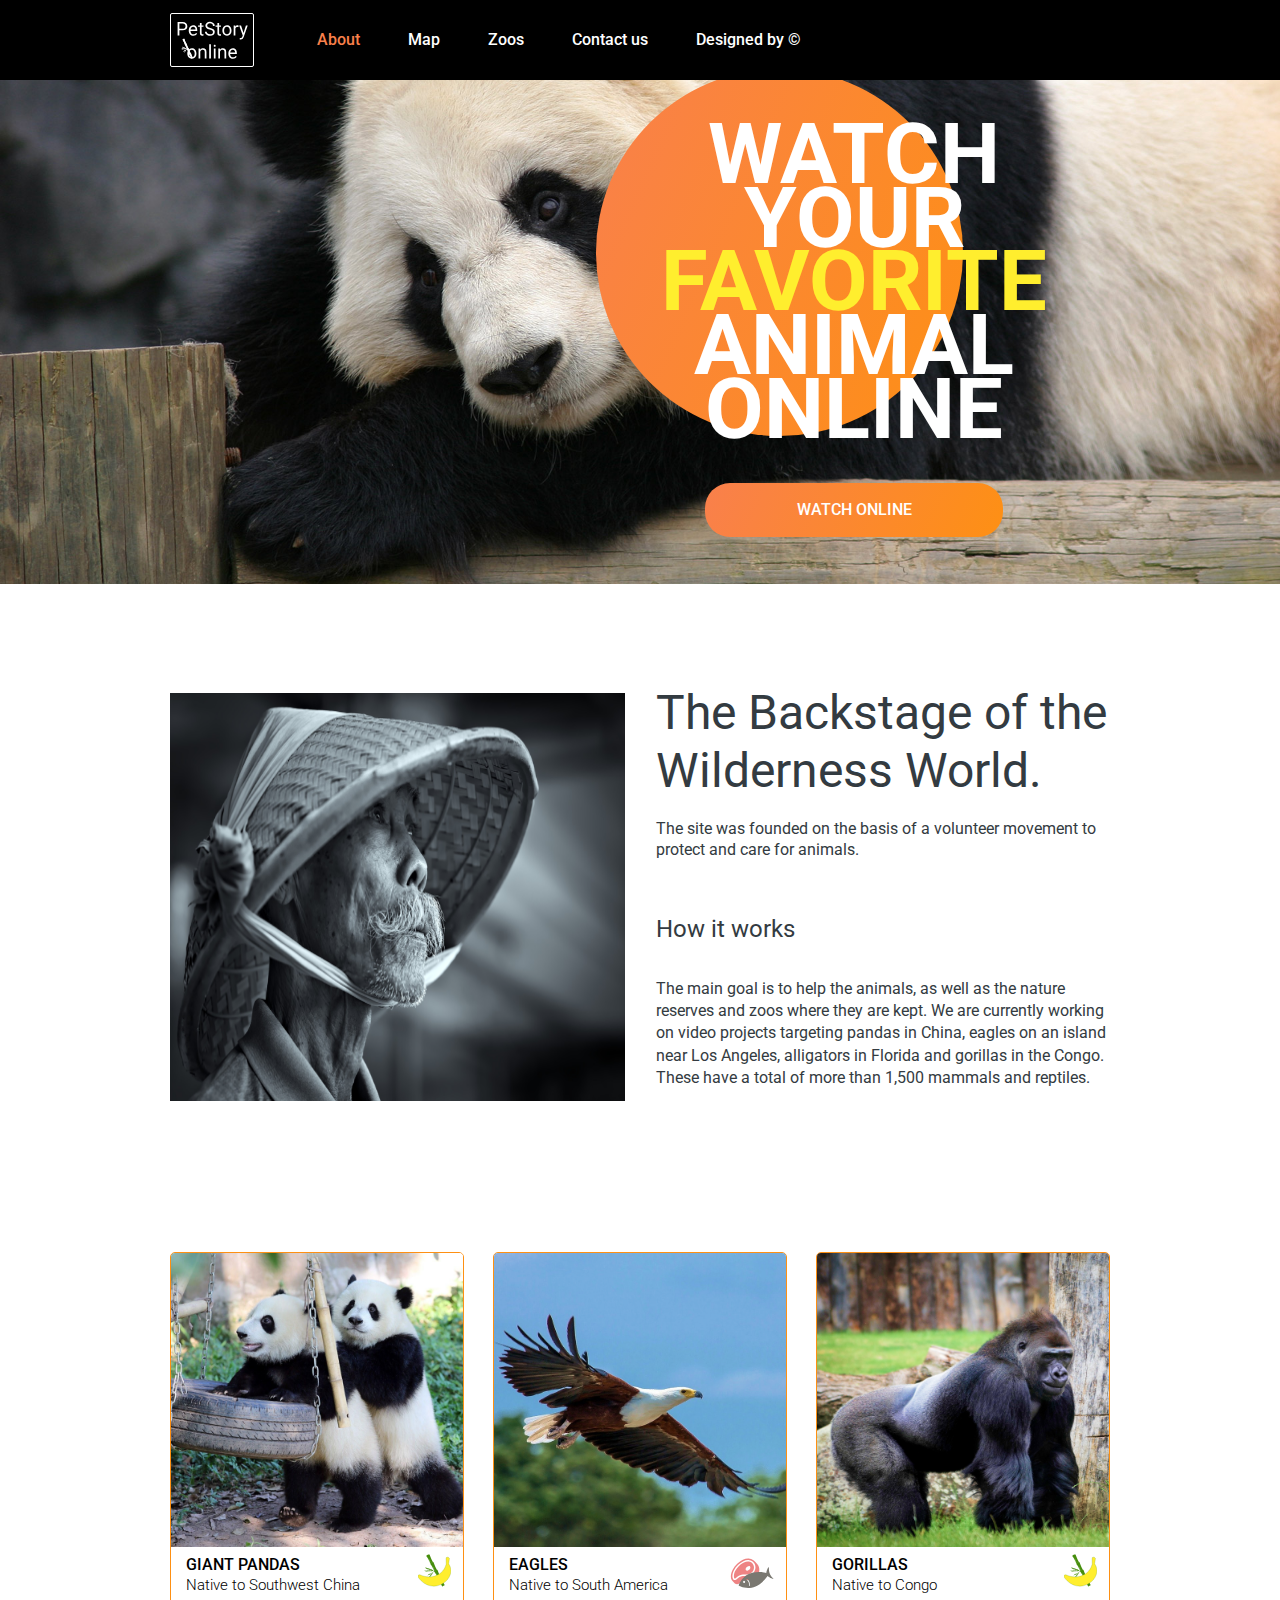
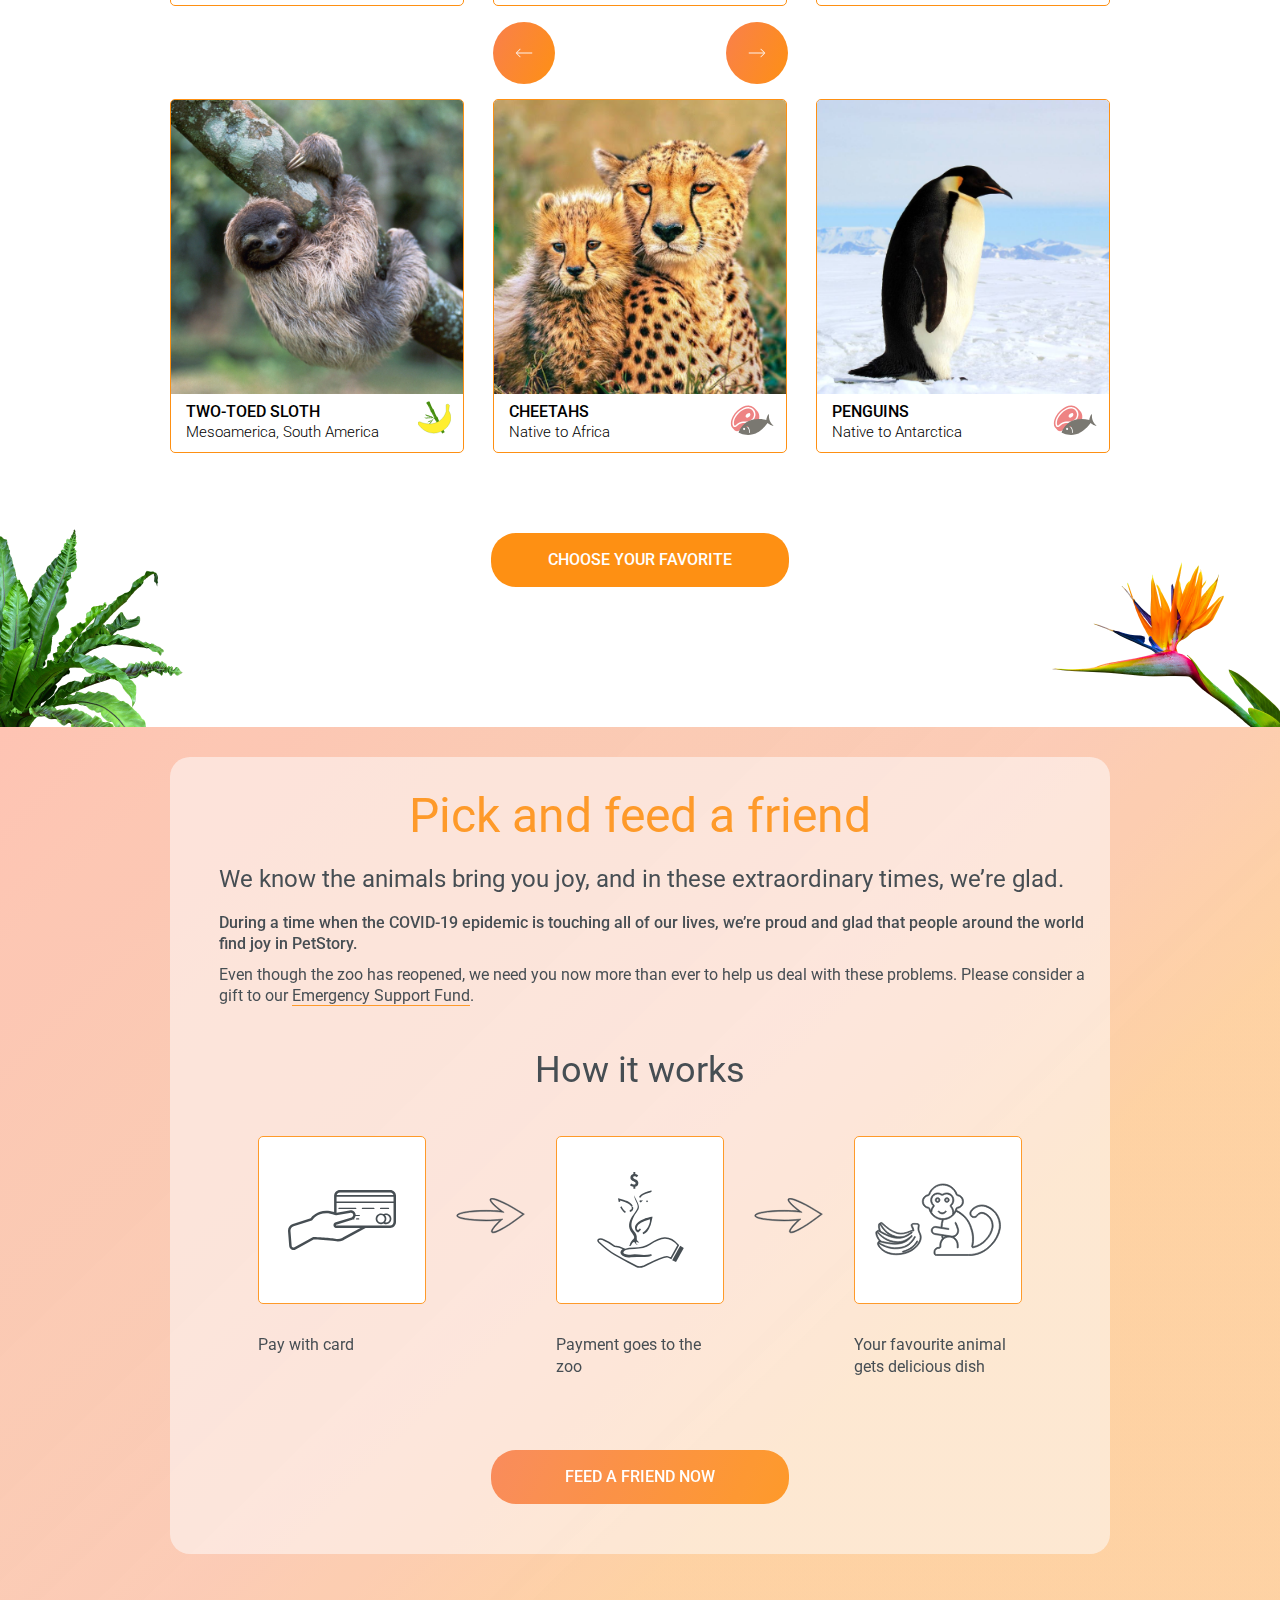
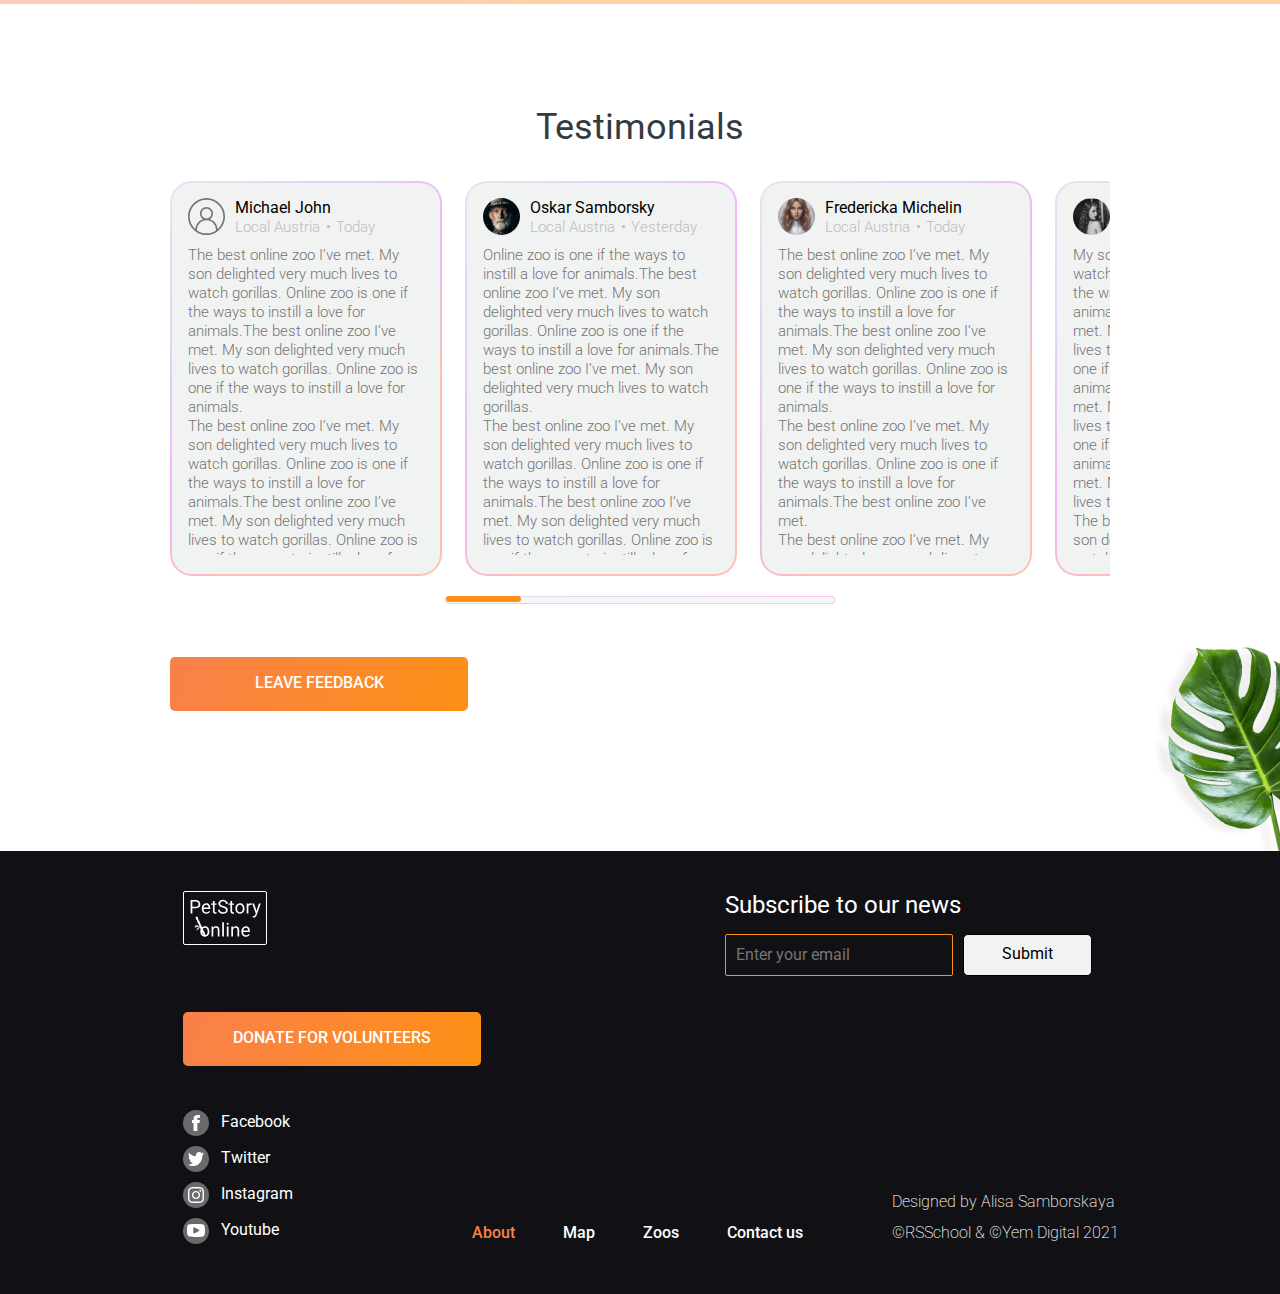
<file: online-zoo/index.html>
<!DOCTYPE html>
<html lang="en">
  <head>
    <meta charset="UTF-8" />
    <meta http-equiv="X-UA-Compatible" content="IE=edge" />
    <meta name="viewport" content="width=device-width, initial-scale=1.0" />
    <title>PetStory-online</title>
    <link
      rel="icon"
      href="https://st2.depositphotos.com/1035649/10943/v/950/depositphotos_109435792-stock-illustration-panda-bear-template.jpg"
      type="image/jpg"
      sizes="64x64"
    />
    <link
      rel="icon"
      href="https://st2.depositphotos.com/1035649/10943/v/950/depositphotos_109435792-stock-illustration-panda-bear-template.jpg"
      type="image/jpg"
      sizes="32x32"
    />
    <link
      rel="icon"
      href="https://st2.depositphotos.com/1035649/10943/v/950/depositphotos_109435792-stock-illustration-panda-bear-template.jpg"
      type="image/jpg"
      sizes="16x16"
    />
    <link rel="stylesheet" href="./CSS/style.css" />
    <link rel="stylesheet" href="./CSS/reset.css" />
    <link rel="preconnect" href="https://fonts.gstatic.com" />
    <link
      href="https://fonts.googleapis.com/css2?family=Roboto:wght@100;300;400;500;700;900&display=swap"
      rel="stylesheet"
    />
  </head>

  <body>
    <header class="header">
      <div class="wrapper">
        <div class="header__wrapper">
          <div class="header__logo">
            <a href="../online-zoo/" class="logo-link">
              <img
                src="./assets/svg/logo.svg"
                alt="online-zoo logo"
                class="header__logo-pic"
              />
            </a>
          </div>
          <nav class="header__nav">
            <ul class="header__list-nav">
              <li class="header__item">
                <div class="item-active">About</div>
              </li>
              <li class="header__item">
                <a href="../online-zoo/pages/map.html" class="header__link"
                  >Map</a
                >
              </li>
              <li class="header__item">
                <a href="../online-zoo/pages/camPanda.html" class="header__link"
                  >Zoos</a
                >
              </li>
              <li class="header__item">
                <a href="../online-zoo/pages/donate.html" class="header__link"
                  >Contact us</a
                >
              </li>
              <li class="header__item">
                <a
                  href="https://www.figma.com/file/jfEFwkXVj1WRq7sUHDr8os/PetStory-online"
                  class="header__link"
                  >Designed by ©</a
                >
              </li>
            </ul>
          </nav>
          <div class="header__burger">
            <span class="burger__line burger__line-1"></span>
            <span class="burger__line burger__line-2"></span>
            <span class="burger__line burger__line-3"></span>
          </div>
        </div>
      </div>
    </header>
    <main class="main">
      <section class="intro">
        <div class="wrapper">
          <div class="intro__wrapper">
            <img
              src="./assets/svg/Landing/ellipse.svg"
              alt=""
              class="ellipse-for-title"
            />
            <h1 class="intro__title">
              Watch your <span class="intro__title-color">favorite</span> animal
              online
            </h1>
            <a
              href="../online-zoo/pages/camPanda.html"
              class="intro__button-link"
            >
              <button type="submit" class="button__watch-online">
                watch online
              </button>
            </a>
          </div>
        </div>
      </section>
      <section class="backstage">
        <div class="wrapper">
          <div class="backstage__wrapper">
            <img
              src="./assets/Landing/bamboo-cap.png"
              alt="Bamboo-cap"
              class="backstage__pic"
            />
            <div class="backstage__text">
              <h2 class="backstage__title">
                <nobr>The Backstage of the</nobr> Wilderness World.
              </h2>
              <div class="backstage__title-text">
                The site was founded on the basis of a volunteer movement to
                protect and care for animals.
              </div>
              <div class="backstage__subtitle">How it works</div>
              <div class="backstage__subtitle-text">
                The main goal is to help the animals, as well as the nature
                reserves and zoos where they are kept. We are currently working
                on video projects targeting pandas in China, eagles on an island
                near Los Angeles, alligators in Florida and gorillas in the
                Congo. These have a total of more than 1,500 mammals and
                reptiles.
              </div>
            </div>
          </div>
        </div>
      </section>
      <section class="animals">
        <div class="vector__wrap">
          <a href="#!" class="animals__vector-left">
            <img src="./assets/svg/Landing/pets-vector_left.svg" alt="" />
          </a>
          <a href="#!" class="animals__vector-right">
            <img src="./assets/svg/Landing/pets-vector_right.svg" alt="" />
          </a>
        </div>
        <div class="wrapper">
          <div class="animals__wrapper">
            <div class="animals-cards__wrap">
              <!-- Lion -->
              <div class="animal-card origin">
                <div class="animal-card__pic-wrap">
                  <img
                    src="./assets/Landing/Lion.jpg"
                    alt="Lion"
                    class="animal-card__pic"
                  />
                  <div class="animal-card__text-animation">
                    <h4 class="animal-card__text-animation-title">Lion</h4>
                    <p>Native to Africa</p>
                  </div>
                </div>
                <div class="animal-card__text-wrap">
                  <div class="animal-card__info">
                    <h4 class="animal-card__title">Lion</h4>
                    <p class="animal-card__subtitle">Native to Africa</p>
                  </div>
                  <div class="animal-card__icon-food">
                    <img
                      src="./assets/svg/Landing/meet-fish_icon.svg"
                      alt=""
                      class="food-icon"
                    />
                  </div>
                </div>
              </div>
              <!-- Wolf -->
              <div class="animal-card origin">
                <div class="animal-card__pic-wrap">
                  <img
                    src="./assets/Landing/Wolf.jpg"
                    alt="Wolf"
                    class="animal-card__pic"
                  />
                  <div class="animal-card__text-animation">
                    <h4 class="animal-card__text-animation-title">Wolf</h4>
                    <p>Native to Europe</p>
                  </div>
                </div>
                <div class="animal-card__text-wrap">
                  <div class="animal-card__info">
                    <h4 class="animal-card__title">Wolf</h4>
                    <p class="animal-card__subtitle">Native to Europe</p>
                  </div>
                  <div class="animal-card__icon-food">
                    <img
                      src="./assets/svg/Landing/meet-fish_icon.svg"
                      alt=""
                      class="food-icon"
                    />
                  </div>
                </div>
              </div>
              <!-- Squirrel -->
              <div class="animal-card origin">
                <div class="animal-card__pic-wrap">
                  <img
                    src="./assets/Landing/Squirrel.jpg"
                    alt="Squirrel"
                    class="animal-card__pic"
                  />
                  <div class="animal-card__text-animation">
                    <h4 class="animal-card__text-animation-title">Squirrel</h4>
                    <p>Native to Europe</p>
                  </div>
                </div>
                <div class="animal-card__text-wrap">
                  <div class="animal-card__info">
                    <h4 class="animal-card__title">Squirrel</h4>
                    <p class="animal-card__subtitle">Native to Europe</p>
                  </div>
                  <div class="animal-card__icon-food">
                    <img
                      src="./assets/svg/Landing/banana-bamboo_icon.svg"
                      alt=""
                      class="food-icon"
                    />
                  </div>
                </div>
              </div>
              <!-- Hare -->
              <div class="animal-card origin">
                <div class="animal-card__pic-wrap">
                  <img
                    src="./assets/Landing/Rabbit.jpg"
                    alt="Hare"
                    class="animal-card__pic"
                  />
                  <div class="animal-card__text-animation">
                    <h4 class="animal-card__text-animation-title">Hare</h4>
                    <p>Native to Europe</p>
                  </div>
                </div>
                <div class="animal-card__text-wrap">
                  <div class="animal-card__info">
                    <h4 class="animal-card__title">Hare</h4>
                    <p class="animal-card__subtitle">Native to Europe</p>
                  </div>
                  <div class="animal-card__icon-food">
                    <img
                      src="./assets/svg/Landing/banana-bamboo_icon.svg"
                      alt=""
                      class="food-icon"
                    />
                  </div>
                </div>
              </div>
              <!-- Rhino -->
              <div class="animal-card origin">
                <div class="animal-card__pic-wrap">
                  <img
                    src="./assets/Landing/Rhino.jpg"
                    alt="Rhino"
                    class="animal-card__pic"
                  />
                  <div class="animal-card__text-animation">
                    <h4 class="animal-card__text-animation-title">Rhino</h4>
                    <p>Native to Africa</p>
                  </div>
                </div>
                <div class="animal-card__text-wrap">
                  <div class="animal-card__info">
                    <h4 class="animal-card__title">Rhino</h4>
                    <p class="animal-card__subtitle">Native to Africa</p>
                  </div>
                  <div class="animal-card__icon-food">
                    <img
                      src="./assets/svg/Landing/banana-bamboo_icon.svg"
                      alt=""
                      class="food-icon"
                    />
                  </div>
                </div>
              </div>
              <!-- Anteater -->
              <div class="animal-card origin">
                <div class="animal-card__pic-wrap">
                  <img
                    src="./assets/Landing/Anteater.jpg"
                    alt="Anteater"
                    class="animal-card__pic"
                  />
                  <div class="animal-card__text-animation">
                    <h4 class="animal-card__text-animation-title">Anteater</h4>
                    <p>Native to South America</p>
                  </div>
                </div>
                <div class="animal-card__text-wrap">
                  <div class="animal-card__info">
                    <h4 class="animal-card__title">Anteater</h4>
                    <p class="animal-card__subtitle">Native to South America</p>
                  </div>
                  <div class="animal-card__icon-food">
                    <img
                      src="./assets/svg/Landing/banana-bamboo_icon.svg"
                      alt=""
                      class="food-icon"
                    />
                  </div>
                </div>
              </div>
              <!-- Panda -->
              <div class="animal-card animal-card__first active">
                <div class="animal-card__pic-wrap">
                  <img
                    src="./assets/Landing/Pandas.png"
                    alt="Pandas"
                    class="animal-card__pic"
                  />
                  <div class="animal-card__text-animation">
                    <h4 class="animal-card__text-animation-title">
                      Giant pandas
                    </h4>
                    <p>Native to Southwest China</p>
                  </div>
                </div>
                <div class="animal-card__text-wrap">
                  <div class="animal-card__info">
                    <h4 class="animal-card__title">Giant pandas</h4>
                    <p class="animal-card__subtitle">
                      Native to Southwest China
                    </p>
                  </div>
                  <div class="animal-card__icon-food">
                    <img
                      src="./assets/svg/Landing/banana-bamboo_icon.svg"
                      alt=""
                      class="food-icon"
                    />
                  </div>
                </div>
              </div>
              <!-- Eagles -->
              <div class="animal-card animal-card__second active">
                <div class="animal-card__pic-wrap">
                  <img
                    src="./assets/Landing/Eagles.png"
                    alt="Eagles"
                    class="animal-card__pic"
                  />
                  <div class="animal-card__text-animation">
                    <h4 class="animal-card__text-animation-title">Eagles</h4>
                    <p>Native to South America</p>
                  </div>
                </div>
                <div class="animal-card__text-wrap">
                  <div class="animal-card__info">
                    <h4 class="animal-card__title">Eagles</h4>
                    <p class="animal-card__subtitle">Native to South America</p>
                  </div>
                  <div class="animal-card__icon-food">
                    <img
                      src="./assets/svg/Landing/meet-fish_icon.svg"
                      alt=""
                      class="food-icon"
                    />
                  </div>
                </div>
              </div>
              <!-- Gorillas -->
              <div class="animal-card animal-card__third active">
                <div class="animal-card__pic-wrap">
                  <img
                    src="./assets/Landing/Gorillas.png"
                    alt="Gorillas"
                    class="animal-card__pic"
                  />
                  <div class="animal-card__text-animation">
                    <h4 class="animal-card__text-animation-title">Gorillas</h4>
                    <p>Native to Congo</p>
                  </div>
                </div>
                <div class="animal-card__text-wrap">
                  <div class="animal-card__info">
                    <h4 class="animal-card__title">Gorillas</h4>
                    <p class="animal-card__subtitle">Native to Congo</p>
                  </div>
                  <div class="animal-card__icon-food">
                    <img
                      src="./assets/svg/Landing/banana-bamboo_icon.svg"
                      alt=""
                      class="food-icon"
                    />
                  </div>
                </div>
              </div>
              <!-- Sloth -->
              <div class="animal-card animal-card__fourth active">
                <div class="animal-card__pic-wrap">
                  <img
                    src="./assets/Landing/Sloth.png"
                    alt="Two-toed sloth"
                    class="animal-card__pic"
                  />
                  <div class="animal-card__text-animation">
                    <h4 class="animal-card__text-animation-title">
                      Two-toed Sloth
                    </h4>
                    <p>Mesoamerica, South America</p>
                  </div>
                </div>
                <div class="animal-card__text-wrap">
                  <div class="animal-card__info">
                    <h4 class="animal-card__title">Two-toed Sloth</h4>
                    <p class="animal-card__subtitle">
                      Mesoamerica, South America
                    </p>
                  </div>
                  <div class="animal-card__icon-food">
                    <img
                      src="./assets/svg/Landing/banana-bamboo_icon.svg"
                      alt=""
                      class="food-icon"
                    />
                  </div>
                </div>
              </div>
              <!-- Cheetahs -->
              <div class="animal-card animal-card__fifth active">
                <div class="animal-card__pic-wrap">
                  <img
                    src="./assets/Landing/Cheetahs.png"
                    alt="Cheetahs"
                    class="animal-card__pic"
                  />
                  <div class="animal-card__text-animation">
                    <h4 class="animal-card__text-animation-title">cheetahs</h4>
                    <p>Native to Africa</p>
                  </div>
                </div>
                <div class="animal-card__text-wrap">
                  <div class="animal-card__info">
                    <h4 class="animal-card__title">cheetahs</h4>
                    <p class="animal-card__subtitle">Native to Africa</p>
                  </div>
                  <div class="animal-card__icon-food">
                    <img
                      src="./assets/svg/Landing/meet-fish_icon.svg"
                      alt=""
                      class="food-icon"
                    />
                  </div>
                </div>
              </div>
              <!-- Penguins -->
              <div class="animal-card animal-card__sixth active">
                <div class="animal-card__pic-wrap">
                  <img
                    src="./assets/Landing/Penguins.png"
                    alt="Penguins"
                    class="animal-card__pic"
                  />
                  <div class="animal-card__text-animation">
                    <h4 class="animal-card__text-animation-title">Penguins</h4>
                    <p>Native to Antarctica</p>
                  </div>
                </div>
                <div class="animal-card__text-wrap">
                  <div class="animal-card__info">
                    <h4 class="animal-card__title">Penguins</h4>
                    <p class="animal-card__subtitle">Native to Antarctica</p>
                  </div>
                  <div class="animal-card__icon-food">
                    <img
                      src="./assets/svg/Landing/meet-fish_icon.svg"
                      alt=""
                      class="food-icon"
                    />
                  </div>
                </div>
              </div>
            </div>
          </div>
          <div class="animals__button-wrap">
            <a href="../online-zoo/pages/map.html" class="animals__button-link">
              <button type="submit" class="button__choose-your-favorite">
                choose your favorite
              </button>
            </a>
          </div>
        </div>
      </section>
      <section class="pick-feed">
        <div class="wrapper no-padding">
          <div class="pick-feed__wrapper">
            <h3 class="pick-feed__title1">Pick and feed a friend</h3>
            <div class="pick-feed__subtitle">
              We know the animals bring you joy, and in these extraordinary
              times, we’re glad.
            </div>
            <div class="pick-feed__text1">
              During a time when the COVID-19 epidemic is touching all of our
              lives, we’re proud and glad that people around the world find joy
              in PetStory.
            </div>
            <div class="pick-feed__text2">
              Even though the zoo has reopened, we need you now more than ever
              to help us deal with these problems. Please consider a gift to our
              <a
                href="../online-zoo/pages/donate.html"
                class="pick-feed__donate-link"
                >Emergency Support Fund</a
              >.
            </div>
            <h3 class="pick-feed__title2">How it works</h3>
            <div class="instruction__wrap">
              <div class="instruction__img">
                <div class="instr__card">
                  <div class="instr-card__step1"></div>
                  <div class="instr-card__text">
                    Pay with card
                    <img
                      src="./assets/svg/Landing/arrow_down-pf.svg"
                      alt=""
                      class="instr-card__arrow-down-1"
                    />
                    <img
                      src="./assets/svg/Landing/arrow_right-pf.svg"
                      alt=""
                      class="instr-card__arrow-right-1"
                    />
                  </div>
                </div>
                <img
                  src="./assets/svg/Landing/vector-left.svg"
                  alt=""
                  class="instr-card__vector"
                />
                <div class="instr__card">
                  <div class="instr-card__step2"></div>
                  <div class="instr-card__text">
                    Payment goes to the zoo
                    <img
                      src="./assets/svg/Landing/arrow_down-pf.svg"
                      alt=""
                      class="instr-card__arrow-down-2"
                    />
                    <img
                      src="./assets/svg/Landing/arrow_right-pf.svg"
                      alt=""
                      class="instr-card__arrow-right-2"
                    />
                  </div>
                </div>
                <img
                  src="./assets/svg/Landing/vector-left.svg"
                  alt=""
                  class="instr-card__vector"
                />
                <div class="instr__card">
                  <div class="instr-card__step3"></div>
                  <div class="instr-card__text">
                    Your favourite animal gets delicious dish
                  </div>
                </div>
              </div>
            </div>
            <div class="pick-feed__button-wrap">
              <button type="submit" class="pick-feed__button-feed">
                Feed a friend now
              </button>
            </div>
          </div>
        </div>
      </section>
      <section class="testimonials">
        <div class="wrapper">
          <div class="testimonials__wrapper">
            <h3 class="testimonials__title">Testimonials</h3>
            <div class="testimonials__pic">
              <div class="testimonials__item">
                <div class="testimonials__item-header">
                  <div class="testimonials__userpic">
                    <img src="./assets/svg/Landing/Vector_user-1.svg" alt="" />
                  </div>
                  <div class="testimonials__user-info">
                    <div class="testimonials__name">Michael John</div>
                    <div class="testimonials__info">
                      <div class="testimonials__location">Local Austria</div>
                      <div class="testimonials__dot">•</div>
                      <div class="testimonials__date">Today</div>
                    </div>
                  </div>
                </div>
                <div class="testimonials__content">
                  <p class="testimonials__text">
                    The best online zoo I’ve met. My son delighted very much
                    lives to watch gorillas. Online zoo is one if the ways to
                    instill a love for animals.The best online zoo I’ve met. My
                    son delighted very much lives to watch gorillas. Online zoo
                    is one if the ways to instill a love for animals.
                  </p>
                  <p class="testimonials__text">
                    The best online zoo I’ve met. My son delighted very much
                    lives to watch gorillas. Online zoo is one if the ways to
                    instill a love for animals.The best online zoo I’ve met. My
                    son delighted very much lives to watch gorillas. Online zoo
                    is one if the ways to instill a love for animals.
                  </p>
                </div>
              </div>

              <div class="testimonials__item">
                <div class="testimonials__item-header">
                  <div class="testimonials__userpic">
                    <img
                      src="./assets/svg/Landing/Ellipse 2_user-2.svg"
                      alt=""
                    />
                  </div>
                  <div class="testimonials__user-info">
                    <div class="testimonials__name">Oskar Samborsky</div>
                    <div class="testimonials__info">
                      <div class="testimonials__location">Local Austria</div>
                      <div class="testimonials__dot">•</div>
                      <div class="testimonials__date">Yesterday</div>
                    </div>
                  </div>
                </div>
                <div class="testimonials__content">
                  <p class="testimonials__text">
                    Online zoo is one if the ways to instill a love for
                    animals.The best online zoo I’ve met. My son delighted very
                    much lives to watch gorillas. Online zoo is one if the ways
                    to instill a love for animals.The best online zoo I’ve met.
                    My son delighted very much lives to watch gorillas.
                  </p>
                  <p class="testimonials__text">
                    The best online zoo I’ve met. My son delighted very much
                    lives to watch gorillas. Online zoo is one if the ways to
                    instill a love for animals.The best online zoo I’ve met. My
                    son delighted very much lives to watch gorillas. Online zoo
                    is one if the ways to instill a love for animals.
                  </p>
                </div>
              </div>

              <div class="testimonials__item">
                <div class="testimonials__item-header">
                  <div class="testimonials__userpic">
                    <img
                      src="./assets/svg/Landing/Ellipse 2_user-3.svg"
                      alt=""
                    />
                  </div>
                  <div class="testimonials__user-info">
                    <div class="testimonials__name">Fredericka Michelin</div>
                    <div class="testimonials__info">
                      <div class="testimonials__location">Local Austria</div>
                      <div class="testimonials__dot">•</div>
                      <div class="testimonials__date">Today</div>
                    </div>
                  </div>
                </div>
                <div class="testimonials__content">
                  <p class="testimonials__text">
                    The best online zoo I’ve met. My son delighted very much
                    lives to watch gorillas. Online zoo is one if the ways to
                    instill a love for animals.The best online zoo I’ve met. My
                    son delighted very much lives to watch gorillas. Online zoo
                    is one if the ways to instill a love for animals.
                  </p>
                  <p class="testimonials__text">
                    The best online zoo I’ve met. My son delighted very much
                    lives to watch gorillas. Online zoo is one if the ways to
                    instill a love for animals.The best online zoo I’ve met.
                  </p>
                  <p class="testimonials__text">
                    The best online zoo I’ve met. My son delighted very much
                    lives to watch gorillas. Online zoo is one if the ways to
                    instill a love for animals.The best online zoo I’ve met. My
                    son delighted very much lives to watch gorillas. Online zoo
                    is one if the ways to instill a love for animals.
                  </p>
                </div>
              </div>

              <div class="testimonials__item">
                <div class="testimonials__item-header">
                  <div class="testimonials__userpic">
                    <img
                      src="./assets/svg/Landing/Ellipse 2_user-4.svg"
                      alt=""
                    />
                  </div>
                  <div class="testimonials__user-info">
                    <div class="testimonials__name">Mila Riksha</div>
                    <div class="testimonials__info">
                      <div class="testimonials__location">Local Austria</div>
                      <div class="testimonials__dot">•</div>
                      <div class="testimonials__date">Today</div>
                    </div>
                  </div>
                </div>
                <div class="testimonials__content">
                  <p class="testimonials__text">
                    My son delighted very much lives to watch gorillas. Online
                    zoo is one if the ways to instill a love for animals.The
                    best online zoo I’ve met. My son delighted very much lives
                    to watch gorillas. Online zoo is one if the ways to instill
                    a love for animals.The best online zoo I’ve met. My son
                    delighted very much lives to watch gorillas. Online zoo is
                    one if the ways to instill a love for animals.The best
                    online zoo I’ve met. My son delighted very much lives to
                    watch gorillas.
                  </p>
                  <p class="testimonials__text">
                    The best online zoo I’ve met. My son delighted very much
                    lives to watch gorillas. Online zoo is one if the ways to
                    instill a love for animals.The best online zoo I’ve met. My
                    son delighted very much lives to watch gorillas. Online zoo
                    is one if the ways to instill a love for animals.
                  </p>
                </div>
              </div>

              <div class="testimonials__item">
                <div class="testimonials__item-header">
                  <div class="testimonials__userpic">
                    <img src="./assets/svg/Landing/Vector_user-1.svg" alt="" />
                  </div>
                  <div class="testimonials__user-info">
                    <div class="testimonials__name">Michael John</div>
                    <div class="testimonials__info">
                      <div class="testimonials__location">Local Austria</div>
                      <div class="testimonials__dot">•</div>
                      <div class="testimonials__date">Today</div>
                    </div>
                  </div>
                </div>
                <div class="testimonials__content">
                  <p class="testimonials__text">
                    The best online zoo I’ve met. My son delighted very much
                    lives to watch gorillas. Online zoo is one if the ways to
                    instill a love for animals.The best online zoo I’ve met. My
                    son delighted very much lives to watch gorillas. Online zoo
                    is one if the ways to instill a love for animals.
                  </p>
                  <p class="testimonials__text">
                    The best online zoo I’ve met. My son delighted very much
                    lives to watch gorillas. Online zoo is one if the ways to
                    instill a love for animals.The best online zoo I’ve met. My
                    son delighted very much lives to watch gorillas. Online zoo
                    is one if the ways to instill a love for animals.
                  </p>
                </div>
              </div>

              <div class="testimonials__item">
                <div class="testimonials__item-header">
                  <div class="testimonials__userpic">
                    <img
                      src="./assets/svg/Landing/Ellipse 2_user-2.svg"
                      alt=""
                    />
                  </div>
                  <div class="testimonials__user-info">
                    <div class="testimonials__name">Oskar Samborsky</div>
                    <div class="testimonials__info">
                      <div class="testimonials__location">Local Austria</div>
                      <div class="testimonials__dot">•</div>
                      <div class="testimonials__date">Yesterday</div>
                    </div>
                  </div>
                </div>
                <div class="testimonials__content">
                  <p class="testimonials__text">
                    Online zoo is one if the ways to instill a love for
                    animals.The best online zoo I’ve met. My son delighted very
                    much lives to watch gorillas. Online zoo is one if the ways
                    to instill a love for animals.The best online zoo I’ve met.
                    My son delighted very much lives to watch gorillas.
                  </p>
                  <p class="testimonials__text">
                    The best online zoo I’ve met. My son delighted very much
                    lives to watch gorillas. Online zoo is one if the ways to
                    instill a love for animals.The best online zoo I’ve met. My
                    son delighted very much lives to watch gorillas. Online zoo
                    is one if the ways to instill a love for animals.
                  </p>
                </div>
              </div>

              <div class="testimonials__item">
                <div class="testimonials__item-header">
                  <div class="testimonials__userpic">
                    <img
                      src="./assets/svg/Landing/Ellipse 2_user-3.svg"
                      alt=""
                    />
                  </div>
                  <div class="testimonials__user-info">
                    <div class="testimonials__name">Fredericka Michelin</div>
                    <div class="testimonials__info">
                      <div class="testimonials__location">Local Austria</div>
                      <div class="testimonials__dot">•</div>
                      <div class="testimonials__date">Today</div>
                    </div>
                  </div>
                </div>
                <div class="testimonials__content">
                  <p class="testimonials__text">
                    The best online zoo I’ve met. My son delighted very much
                    lives to watch gorillas. Online zoo is one if the ways to
                    instill a love for animals.The best online zoo I’ve met. My
                    son delighted very much lives to watch gorillas. Online zoo
                    is one if the ways to instill a love for animals.
                  </p>
                  <p class="testimonials__text">
                    The best online zoo I’ve met. My son delighted very much
                    lives to watch gorillas. Online zoo is one if the ways to
                    instill a love for animals.The best online zoo I’ve met.
                  </p>
                  <p class="testimonials__text">
                    The best online zoo I’ve met. My son delighted very much
                    lives to watch gorillas. Online zoo is one if the ways to
                    instill a love for animals.The best online zoo I’ve met. My
                    son delighted very much lives to watch gorillas. Online zoo
                    is one if the ways to instill a love for animals.
                  </p>
                </div>
              </div>

              <div class="testimonials__item">
                <div class="testimonials__item-header">
                  <div class="testimonials__userpic">
                    <img
                      src="./assets/svg/Landing/Ellipse 2_user-4.svg"
                      alt=""
                    />
                  </div>
                  <div class="testimonials__user-info">
                    <div class="testimonials__name">Mila Riksha</div>
                    <div class="testimonials__info">
                      <div class="testimonials__location">Local Austria</div>
                      <div class="testimonials__dot">•</div>
                      <div class="testimonials__date">Today</div>
                    </div>
                  </div>
                </div>
                <div class="testimonials__content">
                  <p class="testimonials__text">
                    My son delighted very much lives to watch gorillas. Online
                    zoo is one if the ways to instill a love for animals.The
                    best online zoo I’ve met. My son delighted very much lives
                    to watch gorillas. Online zoo is one if the ways to instill
                    a love for animals.The best online zoo I’ve met. My son
                    delighted very much lives to watch gorillas. Online zoo is
                    one if the ways to instill a love for animals.The best
                    online zoo I’ve met. My son delighted very much lives to
                    watch gorillas.
                  </p>
                  <p class="testimonials__text">
                    The best online zoo I’ve met. My son delighted very much
                    lives to watch gorillas. Online zoo is one if the ways to
                    instill a love for animals.The best online zoo I’ve met. My
                    son delighted very much lives to watch gorillas. Online zoo
                    is one if the ways to instill a love for animals.
                  </p>
                </div>
              </div>

              <div class="testimonials__item">
                <div class="testimonials__item-header">
                  <div class="testimonials__userpic">
                    <img src="./assets/svg/Landing/Vector_user-1.svg" alt="" />
                  </div>
                  <div class="testimonials__user-info">
                    <div class="testimonials__name">Michael John</div>
                    <div class="testimonials__info">
                      <div class="testimonials__location">Local Austria</div>
                      <div class="testimonials__dot">•</div>
                      <div class="testimonials__date">Today</div>
                    </div>
                  </div>
                </div>
                <div class="testimonials__content">
                  <p class="testimonials__text">
                    The best online zoo I’ve met. My son delighted very much
                    lives to watch gorillas. Online zoo is one if the ways to
                    instill a love for animals.The best online zoo I’ve met. My
                    son delighted very much lives to watch gorillas. Online zoo
                    is one if the ways to instill a love for animals.
                  </p>
                  <p class="testimonials__text">
                    The best online zoo I’ve met. My son delighted very much
                    lives to watch gorillas. Online zoo is one if the ways to
                    instill a love for animals.The best online zoo I’ve met. My
                    son delighted very much lives to watch gorillas. Online zoo
                    is one if the ways to instill a love for animals.
                  </p>
                </div>
              </div>

              <div class="testimonials__item">
                <div class="testimonials__item-header">
                  <div class="testimonials__userpic">
                    <img
                      src="./assets/svg/Landing/Ellipse 2_user-2.svg"
                      alt=""
                    />
                  </div>
                  <div class="testimonials__user-info">
                    <div class="testimonials__name">Oskar Samborsky</div>
                    <div class="testimonials__info">
                      <div class="testimonials__location">Local Austria</div>
                      <div class="testimonials__dot">•</div>
                      <div class="testimonials__date">Yesterday</div>
                    </div>
                  </div>
                </div>
                <div class="testimonials__content">
                  <p class="testimonials__text">
                    Online zoo is one if the ways to instill a love for
                    animals.The best online zoo I’ve met. My son delighted very
                    much lives to watch gorillas. Online zoo is one if the ways
                    to instill a love for animals.The best online zoo I’ve met.
                    My son delighted very much lives to watch gorillas.
                  </p>
                  <p class="testimonials__text">
                    The best online zoo I’ve met. My son delighted very much
                    lives to watch gorillas. Online zoo is one if the ways to
                    instill a love for animals.The best online zoo I’ve met. My
                    son delighted very much lives to watch gorillas. Online zoo
                    is one if the ways to instill a love for animals.
                  </p>
                </div>
              </div>

              <div class="testimonials__item">
                <div class="testimonials__item-header">
                  <div class="testimonials__userpic">
                    <img
                      src="./assets/svg/Landing/Ellipse 2_user-3.svg"
                      alt=""
                    />
                  </div>
                  <div class="testimonials__user-info">
                    <div class="testimonials__name">Fredericka Michelin</div>
                    <div class="testimonials__info">
                      <div class="testimonials__location">Local Austria</div>
                      <div class="testimonials__dot">•</div>
                      <div class="testimonials__date">Today</div>
                    </div>
                  </div>
                </div>
                <div class="testimonials__content">
                  <p class="testimonials__text">
                    The best online zoo I’ve met. My son delighted very much
                    lives to watch gorillas. Online zoo is one if the ways to
                    instill a love for animals.The best online zoo I’ve met. My
                    son delighted very much lives to watch gorillas. Online zoo
                    is one if the ways to instill a love for animals.
                  </p>
                  <p class="testimonials__text">
                    The best online zoo I’ve met. My son delighted very much
                    lives to watch gorillas. Online zoo is one if the ways to
                    instill a love for animals.The best online zoo I’ve met.
                  </p>
                  <p class="testimonials__text">
                    The best online zoo I’ve met. My son delighted very much
                    lives to watch gorillas. Online zoo is one if the ways to
                    instill a love for animals.The best online zoo I’ve met. My
                    son delighted very much lives to watch gorillas. Online zoo
                    is one if the ways to instill a love for animals.
                  </p>
                </div>
              </div>
            </div>
            <div class="line-scroll__wrap">
              <input
                type="range"
                min="0"
                max="7"
                value="0"
                class="line-scroll"
              />
            </div>
            <div class="testimonials__button-wrap">
              <button type="submit" class="button__leave-feedback">
                leave feedback
              </button>
            </div>
          </div>
        </div>
      </section>
    </main>
    <footer class="footer">
      <div class="wrapper__footer">
        <div class="footer__wrapper-top">
          <div class="footer__logo">
            <a href="../online-zoo/" class="logo-link">
              <img
                src="./assets/svg/logo.svg"
                alt="online-zoo logo"
                class="footer__logo-pic"
              />
              <img
                src="./assets/svg/logo_footer-min.svg"
                alt="online-zoo logo"
                class="footer__logo-pic-min"
              />
            </a>
          </div>
          <div class="footer__email">
            <p class="email__subtitle">Subscribe to our news</p>
            <form class="email__form">
              <input
                type="email"
                placeholder="Enter your email"
                class="email__form-field"
                required
              />
              <input type="submit" class="email__form-submit" value="Submit" />
            </form>
          </div>
        </div>
        <div class="footer__button-wrap">
          <a href="../online-zoo/pages/donate.html">
            <button type="submit" class="footer__button-donate">
              donate for volunteers
            </button>
          </a>
        </div>
        <div class="footer__wrapper-bottom">
          <div class="social-media">
            <a href="https://www.facebook.com/" class="sm-link">
                <svg class="sm" width="26" height="26" viewBox="0 0 26 26" fill="none" xmlns="http://www.w3.org/2000/svg">
                    <circle cx="13" cy="13" r="13" fill="#C4C4C4" fill-opacity="0.5"/>
                    <path fill-rule="evenodd" clip-rule="evenodd" d="M17 7.75008H15.4C14.2983 7.75008 14.3334 8.14316 14.3334 8.8619V9.99991H17L16.4666 13H14.3334V21H10.6V13H9V9.99991H10.6V8.58692C10.6 6.33782 11.7974 5 14.6268 5H17V7.75008Z" fill="white"/>
                    </svg>
              <p class="sm-text">Facebook</p>
            </a>
            <a href="https://twitter.com/" class="sm-link">
                <svg class="sm" width="26" height="26" viewBox="0 0 26 26" fill="none" xmlns="http://www.w3.org/2000/svg">
                    <circle cx="13" cy="13" r="13" fill="#C4C4C4" fill-opacity="0.5"/>
                    <path fill-rule="evenodd" clip-rule="evenodd" d="M21 7.65713C20.4114 7.93821 19.7787 8.12837 19.1147 8.21377C19.7923 7.77623 20.313 7.08372 20.5579 6.25827C19.9237 6.6633 19.2211 6.95752 18.4734 7.11604C17.8747 6.42906 17.0216 6 16.0774 6C14.2646 6 12.7949 7.58227 12.7949 9.53414C12.7949 9.81108 12.8238 10.0809 12.8798 10.3397C10.1517 10.1923 7.73296 8.7851 6.11392 6.6467C5.83136 7.16877 5.66944 7.77589 5.66944 8.42363C5.66944 9.64979 6.24896 10.7316 7.12976 11.3655C6.59168 11.347 6.08544 11.1882 5.64304 10.9235C5.64272 10.938 5.64272 10.9529 5.64272 10.9677C5.64272 12.6802 6.77424 14.1086 8.27584 14.4334C8.00048 14.5142 7.7104 14.5576 7.41104 14.5576C7.19952 14.5576 6.99392 14.5353 6.79344 14.4939C7.2112 15.898 8.42336 16.92 9.85984 16.9485C8.73648 17.8964 7.32096 18.4615 5.78304 18.4615C5.51808 18.4615 5.2568 18.4447 5 18.412C6.45264 19.4148 8.17824 20 10.0318 20C16.0698 20 19.3715 14.6144 19.3715 9.94401C19.3715 9.79068 19.3683 9.63821 19.3621 9.4866C20.0035 8.98839 20.56 8.36589 21 7.65713Z" fill="white"/>
                    </svg>
              <p class="sm-text">Twitter</p>
            </a>
            <a href="https://www.instagram.com/" class="sm-link">
                <svg class="sm" width="26" height="26" viewBox="0 0 26 26" fill="none" xmlns="http://www.w3.org/2000/svg">
                    <circle cx="13" cy="13" r="13" fill="#C4C4C4" fill-opacity="0.5"/>
                    <path fill-rule="evenodd" clip-rule="evenodd" d="M9.70172 5.04829C8.8501 5.087 8.26863 5.22215 7.75974 5.42002C7.23357 5.62431 6.78768 5.89803 6.34294 6.34276C5.89791 6.78749 5.62447 7.23351 5.42017 7.75967C5.2223 8.26869 5.08701 8.85014 5.04829 9.7016C5.00929 10.5549 5 10.8272 5 13C5 15.1728 5.00929 15.4449 5.04829 16.2984C5.08701 17.1499 5.2223 17.7313 5.42017 18.24C5.62447 18.7662 5.89791 19.2125 6.34294 19.6571C6.78768 20.102 7.23357 20.3754 7.75974 20.58C8.26863 20.7779 8.8501 20.913 9.70172 20.9517C10.5551 20.9907 10.8274 21 13.0001 21C15.1729 21 15.4452 20.9907 16.2986 20.9517C17.15 20.913 17.7315 20.7779 18.2407 20.58C18.7664 20.3754 19.2127 20.102 19.6575 19.6571C20.1022 19.2125 20.3755 18.7662 20.5801 18.24C20.7778 17.7313 20.9133 17.1499 20.952 16.2984C20.991 15.4449 21 15.1728 21 13C21 10.8272 20.991 10.5549 20.952 9.7016C20.9133 8.85014 20.7778 8.26869 20.5801 7.75967C20.3755 7.23351 20.1022 6.78749 19.6575 6.34276C19.2127 5.89803 18.7664 5.62431 18.2407 5.42002C17.7315 5.22215 17.15 5.087 16.2986 5.04829C15.4452 5.00943 15.1729 5 13.0001 5C10.8274 5 10.5551 5.00943 9.70172 5.04829ZM9.76747 19.5116C8.98742 19.4761 8.56382 19.3461 8.28209 19.2364C7.9085 19.091 7.6422 18.9177 7.36218 18.6378C7.08216 18.358 6.90886 18.0915 6.76357 17.7181C6.65399 17.4362 6.52384 17.0126 6.48812 16.2326C6.44969 15.389 6.44141 15.1359 6.44141 12.9999C6.44141 10.8637 6.44969 10.6108 6.48812 9.76709C6.52384 8.9872 6.65399 8.56362 6.76357 8.28175C6.90886 7.90831 7.08216 7.64173 7.36218 7.36186C7.6422 7.08199 7.9085 6.90841 8.28209 6.76355C8.56382 6.65398 8.98742 6.52369 9.76747 6.48797C10.611 6.44954 10.8641 6.4414 13.0001 6.4414C15.1361 6.4414 15.3891 6.44954 16.233 6.48797C17.0128 6.52369 17.4364 6.65398 17.7184 6.76355C18.0918 6.90841 18.3583 7.08199 18.6382 7.36186C18.9182 7.64173 19.0913 7.90831 19.2366 8.28175C19.3462 8.56362 19.4765 8.9872 19.5122 9.76709C19.5507 10.6108 19.5585 10.8637 19.5585 12.9999C19.5585 15.1359 19.5507 15.389 19.5122 16.2326C19.4765 17.0126 19.3462 17.4362 19.2366 17.7181C19.0913 18.0915 18.9182 18.358 18.6382 18.6378C18.3583 18.9177 18.0918 19.091 17.7184 19.2364C17.4364 19.3461 17.0128 19.4761 16.233 19.5116C15.3894 19.5503 15.1364 19.5583 13.0001 19.5583C10.8641 19.5583 10.611 19.5503 9.76747 19.5116ZM16.3105 8.72943C16.3105 9.25945 16.7403 9.68947 17.2706 9.68947C17.8008 9.68947 18.2305 9.25945 18.2305 8.72943C18.2305 8.19913 17.8008 7.76954 17.2706 7.76954C16.7403 7.76954 16.3105 8.19913 16.3105 8.72943ZM8.8916 13.0002C8.8916 15.2691 10.731 17.1082 12.9999 17.1082C15.2689 17.1082 17.108 15.2691 17.108 13.0002C17.108 10.7312 15.2689 8.89203 12.9999 8.89203C10.731 8.89203 8.8916 10.7312 8.8916 13.0002ZM10.334 13.0001C10.334 11.5273 11.5278 10.3334 13.0006 10.3334C14.4734 10.3334 15.6673 11.5273 15.6673 13.0001C15.6673 14.473 14.4734 15.6668 13.0006 15.6668C11.5278 15.6668 10.334 14.473 10.334 13.0001Z" fill="white"/>
                    </svg>
              <p class="sm-text">Instagram</p>
            </a>
            <a href="https://www.youtube.com/" class="sm-link">
              <svg
                class="sm"
                width="26"
                height="26"
                viewBox="0 0 26 26"
                fill="none"
                xmlns="http://www.w3.org/2000/svg"
              >
                <circle
                  cx="13"
                  cy="13"
                  r="13"
                  fill="#C4C4C4"
                  fill-opacity="0.5"
                />
                <path
                  fill-rule="evenodd"
                  clip-rule="evenodd"
                  d="M16.0062 11.7728L11.4938 9.51719C11.4938 9.51719 10.2404 8.94726 10.2404 10.0186V15.031C10.2404 15.031 10.2636 15.7955 11.4938 15.2815C12.3498 14.9237 16.0062 13.0258 16.0062 13.0258C16.0062 13.0258 16.9391 12.4282 16.0062 11.7728ZM21.5213 16.7852C20.9624 18.3749 19.7669 18.5797 18.7637 18.7901C17.2852 19.1002 7.77237 19.0612 6.22922 18.5394C5.26706 18.2141 4.67503 18.0741 4.22386 15.7827C3.93499 14.3165 3.91592 10.003 4.22386 8.51494C4.52204 7.07408 5.27096 6.39753 6.73067 6.25928C10.6515 5.88785 17.205 5.94029 19.265 6.25928C21.1748 6.55486 21.5739 7.69385 21.772 8.76545C22.0927 10.5004 22.1304 15.0524 21.5213 16.7852Z"
                  fill="white"
                />
              </svg>
              <p class="sm-text">Youtube</p>
            </a>
          </div>
          <nav class="footer__nav">
            <ul class="footer__list-nav">
              <li class="footer__item">
                <div class="item-active">About</div>
              </li>
              <li class="footer__item">
                <a href="../online-zoo/pages/map.html" class="footer__link"
                  >Map</a
                >
              </li>
              <li class="footer__item">
                <a href="../online-zoo/pages/camPanda.html" class="footer__link"
                  >Zoos</a
                >
              </li>
              <li class="footer__item">
                <a href="../online-zoo/pages/donate.html" class="footer__link"
                  >Contact us</a
                >
              </li>
            </ul>
          </nav>
          <div class="design-by">
            <div class="design-by-absolute-1">
              <a
                href="https://www.figma.com/file/jfEFwkXVj1WRq7sUHDr8os/PetStory-online"
                class="design-by__text"
              >
                Designed by Alisa Samborskaya
              </a>
            </div>
            <div class="design-by-absolute-2">
              <a href="https://rs.school/" class="design-by__text">
                ©RSSchool & ©Yem Digital 2021
              </a>
            </div>
          </div>
        </div>
      </div>
    </footer>
  </body>
  <script src="./JS/script.js"></script>
</html>
</file>
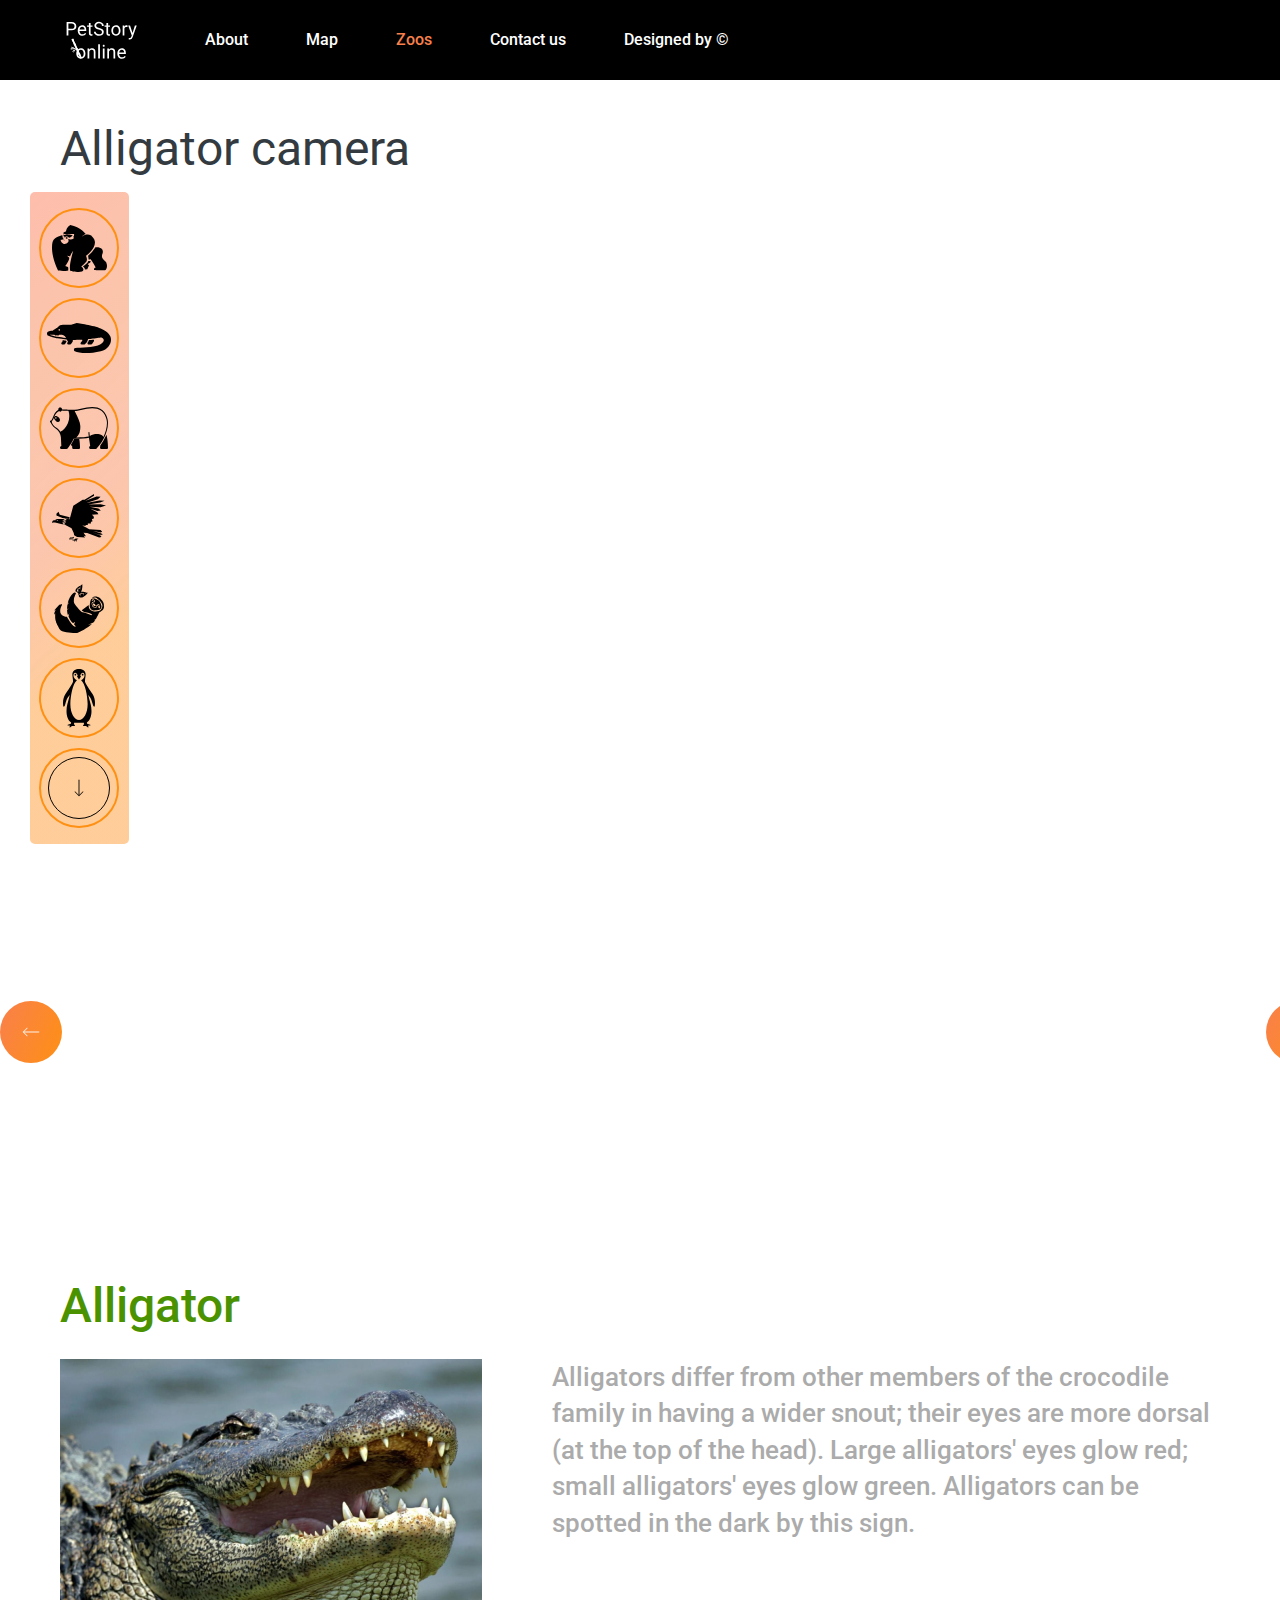
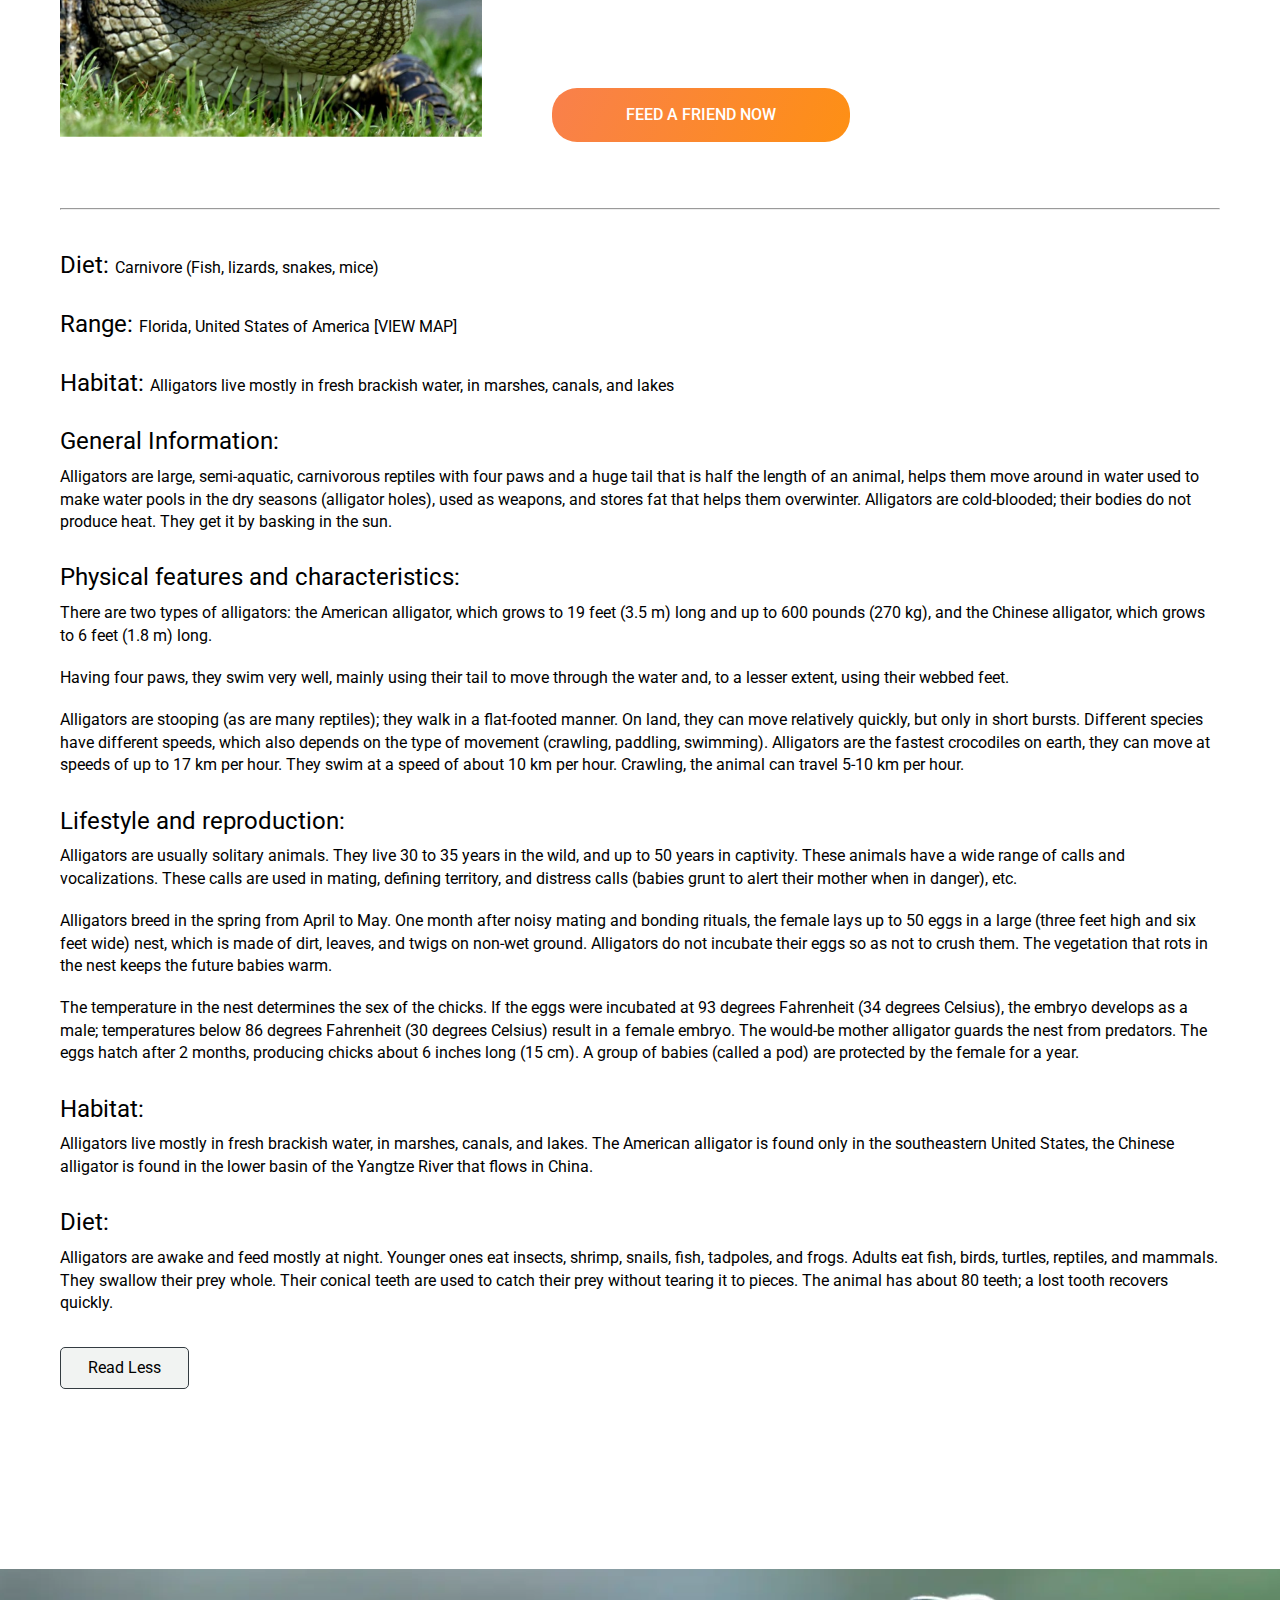
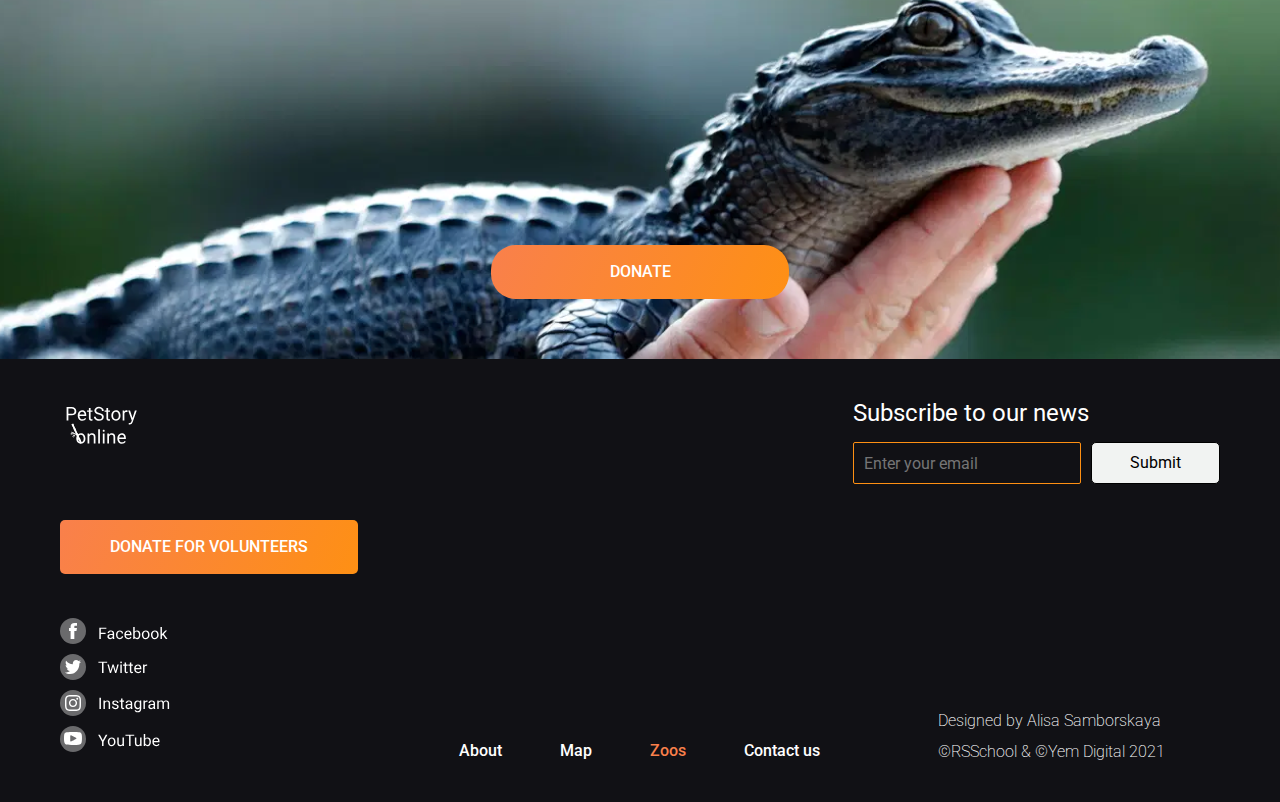
<file: online-zoo/pages/camAlligator.html>
<!DOCTYPE html>
<html lang="en">
<head>
    <meta charset="UTF-8">
    <meta http-equiv="X-UA-Compatible" content="IE=edge">
    <meta name="viewport" content="width=device-width, initial-scale=1.0">
    <title>online-zoo</title>
    <link rel="stylesheet" href="../CSS/stylesCamAlligator.css">
    <link rel="stylesheet" href="../CSS/reset.css">
    <link rel="preconnect" href="https://fonts.gstatic.com">
    <link href="https://fonts.googleapis.com/css2?family=Roboto:wght@400;500&display=swap" rel="stylesheet">
</head>

<body>
    <header class="header">
        <div class="wrapper">
            <div class="header__wrapper">
                <div class="header__logo">
                    <a href="/" class="logo-link">
                        <img src="../assets/svg/logo.svg" alt="online-zoo logo">
                    </a>
                </div>
                
                <nav class="header__nav">
                   <ul class="header__list-nav">
                    <li class="header__item">
                        <a href="/" class="header__link">About</a>
                    </li>
                    <li class="header__item">
                        <!-- перебрасывает на map -->
                        <a href="./map.html" class="header__link">Map</a>
                    </li>
                    <li class="header__item">
                        <!-- перебрасывает на cam-panda-online -->
                        <a href="./camPanda.html" class="header__link li-active">Zoos</a>
                    </li>
                    <li class="header__item">
                        <!-- ничего не делает, либо создать страницу error404 -->
                        <a href="#!" class="header__link">Contact us</a>
                    </li>
                    <li class="header__item">
                        <a href="https://www.figma.com/file/jfEFwkXVj1WRq7sUHDr8os/PetStory-online" class="header__link">Designed by ©</a>
                    </li>
                   </ul>
                </nav>
            </div>
        </div>
    </header>
    <aside class="aside">
        <div class="icons-wrap">
            <a href="./camGorilla.html" class="icon-link">
                <div class="icon__border icon__gorilla"></div>
            </a>
            <a href="./camAlligator.html" class="icon-link">
                <div class="icon__border icon__alligator"></div>
            </a>
            <a href="./camPanda.html" class="icon-link">
                <div class="icon__border icon__panda"></div>
            </a>
            <a href="./camEagle.html" class="icon-link">
                <div class="icon__border icon__eagle"></div>
            </a>
            <a href="#!" class="icon-link">
                <div class="icon__border icon__sloth"></div>
            </a>
            <a href="#!" class="icon-link">
                <div class="icon__border icon__penguin"></div>
            </a>         
            <a href="#!" class="icon-link">
                <div class="icon__border icon__vector"></div>
            </a> 
        </div>
    </aside>
    <main>
        <section class="animal-camera">
            <div class="wrapper">
                <h2 class="animal-camera__title">
                    Alligator camera
                </h2>
                <iframe class="animal-camera__video" width="1162" height="652" src="https://www.youtube.com/embed/_bVZeOt7bCw" title="YouTube video player" frameborder="0" allow="accelerometer; autoplay; clipboard-write; encrypted-media; gyroscope; picture-in-picture" allowfullscreen></iframe>
            </div>
            <div class="animal-camera__slider">
                <img src="../assets/svg/Landing/arrow_elips_left.svg" alt="navigate" class="animals__vector">
                <div class="slider__video">
                    <iframe width="276" height="210" left="-61px" src="https://www.youtube.com/embed/_bVZeOt7bCw" title="YouTube video player" frameborder="0" allow="accelerometer; autoplay; clipboard-write; encrypted-media; gyroscope; picture-in-picture" allowfullscreen></iframe>
                </div>
                <div class="slider__video">
                    <iframe width="276" height="210" left="-61px" src="https://www.youtube.com/embed/_bVZeOt7bCw" title="YouTube video player" frameborder="0" allow="accelerometer; autoplay; clipboard-write; encrypted-media; gyroscope; picture-in-picture" allowfullscreen></iframe>
                </div>
                <div class="slider__video">
                    <iframe width="276" height="210" left="-61px" src="https://www.youtube.com/embed/_bVZeOt7bCw" title="YouTube video player" frameborder="0" allow="accelerometer; autoplay; clipboard-write; encrypted-media; gyroscope; picture-in-picture" allowfullscreen></iframe>
                </div>
                <div class="slider__video">
                    <iframe width="276" height="210" left="-61px" src="https://www.youtube.com/embed/_bVZeOt7bCw" title="YouTube video player" frameborder="0" allow="accelerometer; autoplay; clipboard-write; encrypted-media; gyroscope; picture-in-picture" allowfullscreen></iframe>
                </div>
                
                <img src="../assets/svg/Landing/arrow_elips_right.svg" alt="navigate" class="animals__vector">
            </div>
        </section>

        <section class="information">
            <div class="wrapper">
                <h2 class="information__title">
                    Alligator
                </h2>
                <div class="information__wrapper">
                    <div class="information__pic">
                        <img src="../assets/Zoo/Alligator-photo.png" alt="Alligator" class="inf-pic__alligator">
                    </div>
                    <div class="information_text-button">
                        <div class="information__text">
                            Alligators differ from other members of the crocodile family in having a wider snout; their eyes are more dorsal (at the top of the head). Large alligators' eyes glow red; small alligators' eyes glow green. Alligators can be spotted in the dark by this sign.
                        </div>
                        <button type="submit" class="button__feed">
                            Feed a friend now
                        </button>
                    </div>
                    
                </div>
                <hr class="horiz-line">
                <div class="information__content">
                    <p class="content__text"><em class="content__subtitle">Diet: </em>Carnivore (Fish, lizards, snakes, mice)</p>
                    <p class="content__text"><em class="content__subtitle">Range: </em>Florida, United States of America [VIEW MAP]</p>
                    <p class="content__text"><em class="content__subtitle">Habitat: </em>Alligators live mostly in fresh brackish water, in marshes, canals, and lakes</p>
                    <p class="content__subtitle-next">General Information:</p>                 
                    <p class="content__text">Alligators are large, semi-aquatic, carnivorous reptiles with four paws and a huge tail that is half the length of an animal, helps them move around in water used to make water pools in the dry seasons (alligator holes), used as weapons, and stores fat that helps them overwinter. Alligators are cold-blooded; their bodies do not produce heat. They get it by basking in the sun.</p>
                    <p class="content__subtitle-next">Physical features and characteristics:</p>
                    <p class="content__text-next">There are two types of alligators: the American alligator, which grows to 19 feet (3.5 m) long and up to 600 pounds (270 kg), and the Chinese alligator, which grows to 6 feet (1.8 m) long.</p>
                    <p class="content__text-next">Having four paws, they swim very well, mainly using their tail to move through the water and, to a lesser extent, using their webbed feet.</p>
                    <p class="content__text">Alligators are stooping (as are many reptiles); they walk in a flat-footed manner. On land, they can move relatively quickly, but only in short bursts.  Different species have different speeds, which also depends on the type of movement (crawling, paddling, swimming). Alligators are the fastest crocodiles on earth, they can move at speeds of up to 17 km per hour. They swim at a speed of about 10 km per hour. Crawling, the animal can travel 5-10 km per hour.</p>
                    <p class="content__subtitle-next">Lifestyle and reproduction:</p>
                    <p class="content__text-next">Alligators are usually solitary animals. They live 30 to 35 years in the wild, and up to 50 years in captivity.  These animals have a wide range of calls and vocalizations. These calls are used in mating, defining territory, and distress calls (babies grunt to alert their mother when in danger), etc.</p>
                    <p class="content__text-next">Alligators breed in the spring from April to May. One month after noisy mating and bonding rituals, the female lays up to 50 eggs in a large (three feet high and six feet wide) nest, which is made of dirt, leaves, and twigs on non-wet ground. Alligators do not incubate their eggs so as not to crush them. The vegetation that rots in the nest keeps the future babies warm.</p>
                    <p class="content__text">The temperature in the nest determines the sex of the chicks. If the eggs were incubated at 93 degrees Fahrenheit (34 degrees Celsius), the embryo develops as a male; temperatures below 86 degrees Fahrenheit (30 degrees Celsius) result in a female embryo. The would-be mother alligator guards the nest from predators. The eggs hatch after 2 months, producing chicks about 6 inches long (15 cm). A group of babies (called a pod) are protected by the female for a year.</p>
                    <p class="content__subtitle-next">Habitat:</p>
                    <p class="content__text">Alligators live mostly in fresh brackish water, in marshes, canals, and lakes. The American alligator is found only in the southeastern United States, the Chinese alligator is found in the lower basin of the Yangtze River that flows in China.</p>
                    <p class="content__subtitle-next">Diet:</p>
                    <p class="content__text">Alligators are awake and feed mostly at night. Younger ones eat insects, shrimp, snails, fish, tadpoles, and frogs. Adults eat fish, birds, turtles, reptiles, and mammals. They swallow their prey whole. Their conical teeth are used to catch their prey without tearing it to pieces. The animal has about 80 teeth; a lost tooth recovers quickly.</p>
                </div>
                <button type="button" class="read-less__button">
                    Read Less
                </button>
            </div>
        </section>
        <section class="donate-section">
            <div class="wrapper">
                <a href="./donate.html">
                    <button type="submit" class="button__donate-section">
                        donate
                    </button>
                </a>
            </div>
        </section>
    </main>

    <footer class="footer">
        <div class="wrapper">
            <div class="wrapper-footer-top">
                <div class="footer__logo">
                    <a href="/" class="logo-link">
                        <img src="../assets/svg/logo.svg" alt="online-zoo logo">
                    </a>
                </div>
                <div class="email-subscribe">
                    <p class="subtitle-email">
                        Subscribe to our news
                    </p>
                    <p class="email-form-info">
                        <input type="email" placeholder="Enter your email" class="email-form-field">
                        <input type="submit" class="email-form-submit" value="Submit">
                    </p>
                </div>
            </div>
            <!-- перебрасывает на donate -->
            <a href="./donate.html">
                <button type="submit" class="button__donate">
                    donate for volunteers
                </button>
            </a>

            <div class="wrapper-footer-bottom">
                <div class="social-media">
                    <a href="#!" class="sm-link">
                        <img src="../assets/svg/facebook.svg" alt="facebook" class="sm">
                    </a>
                    <a href="#!" class="sm-link">
                        <img src="../assets/svg/twitter.svg" alt="twitter" class="sm">
                    </a>
                    <a href="#!" class="sm-link">
                        <img src="../assets/svg/instagram.svg" alt="instagram" class="sm">
                    </a>
                    <a href="#!" class="sm-link">
                        <img src="../assets/svg/youtube.svg" alt="youtube" class="sm">
                    </a>
                </div>
                <nav class="footer-nav">
                    <ul class="footer__list-nav">
                        <li class="header__item">
                            <a href="/" class="header__link">About</a>
                        </li>
                        <li class="header__item">
                            <!-- перебрасывает на map -->
                            <a href="./map.html" class="header__link">Map</a>
                        </li>
                        <li class="header__item">
                            <!-- перебрасывает на cam-panda-online -->
                            <a href="./camPanda.html" class="header__link li-active">Zoos</a>
                        </li>
                        <li class="header__item">
                            <!-- ничего не делает, либо создать страницу error404 -->
                            <a href="#!" class="header__link">Contact us</a>
                        </li>
                       
                       </ul>
                </nav>
                <div class="design-by">
                    <div class="footer-margin">
                        <a href="#!" class="text-design-by">
                            Designed by Alisa Samborskaya
                        </a>
                    </div>
                    <div>
                        <a href="#!" class="text-design-by">
                            ©RSSchool & ©Yem Digital 2021
                        </a>
                    </div>
                </div>
            </div>

        </div>
    </footer>
</body>
</html>
</file>
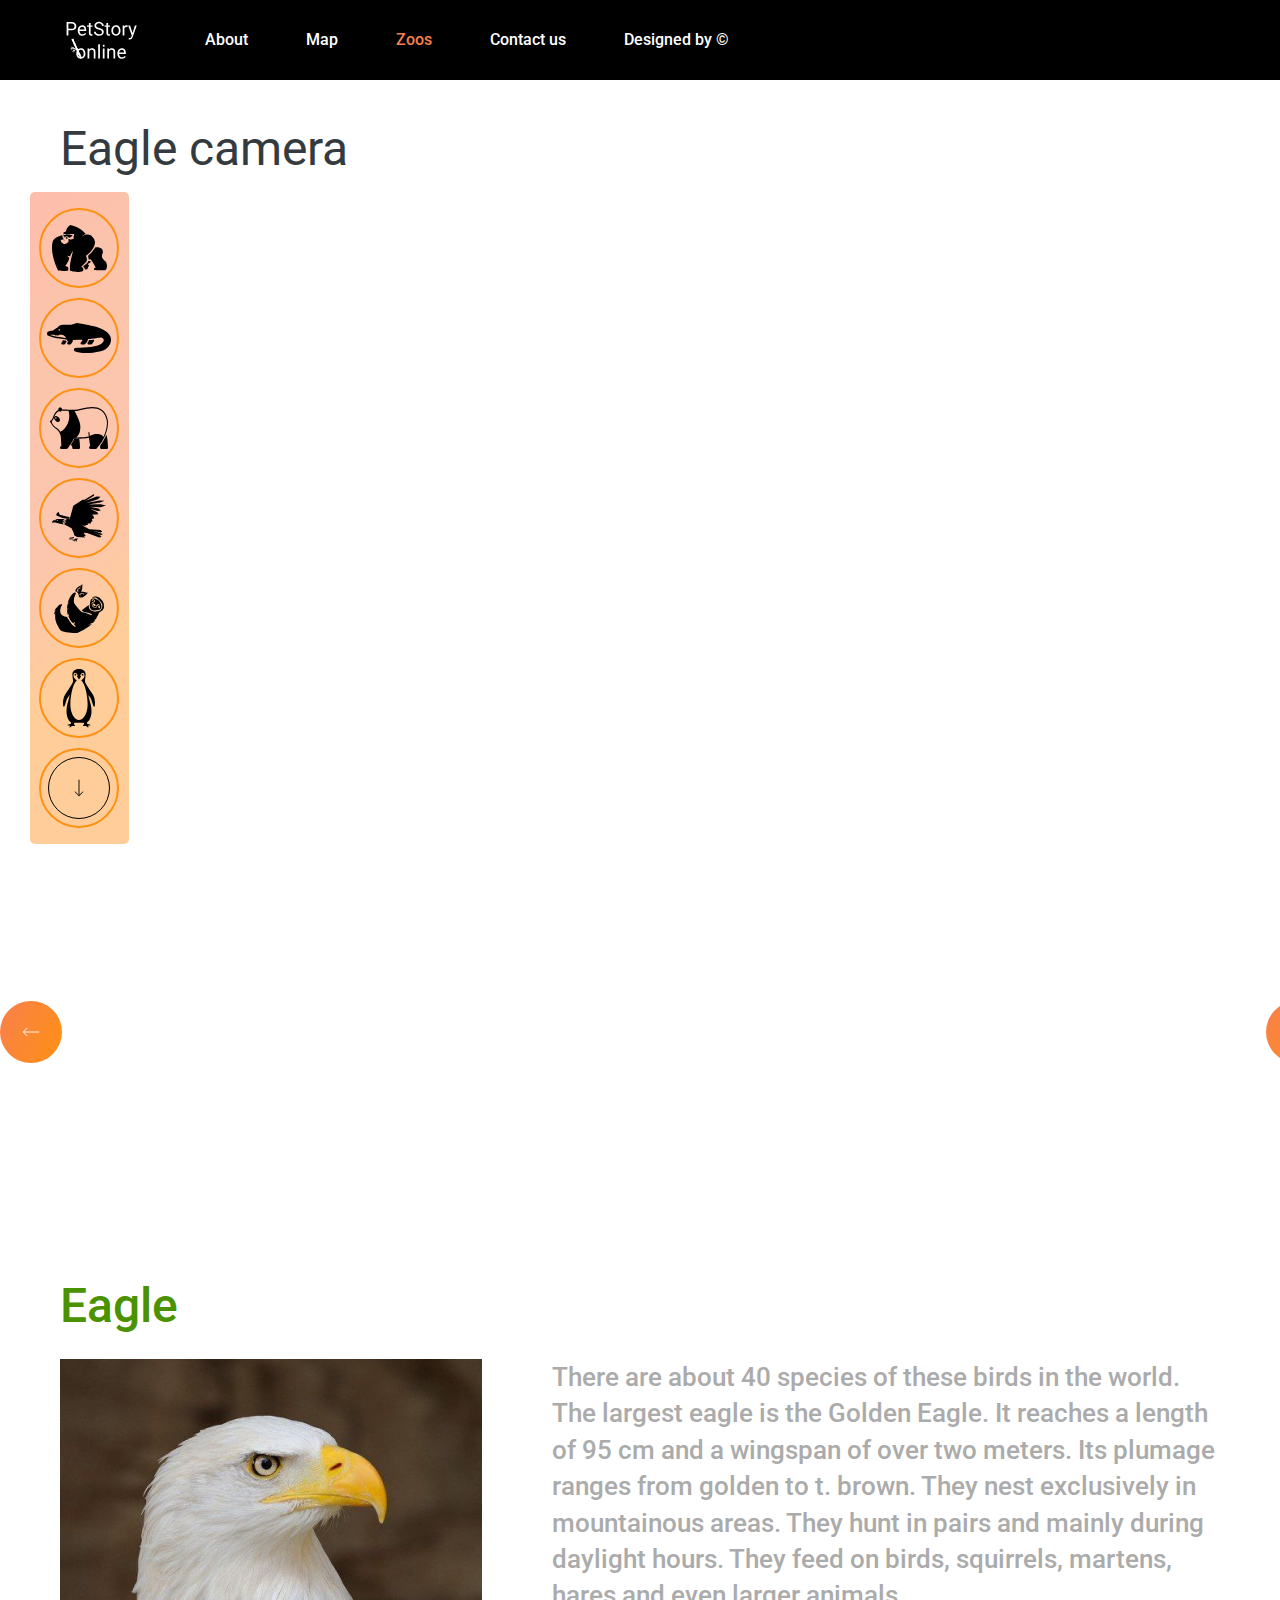
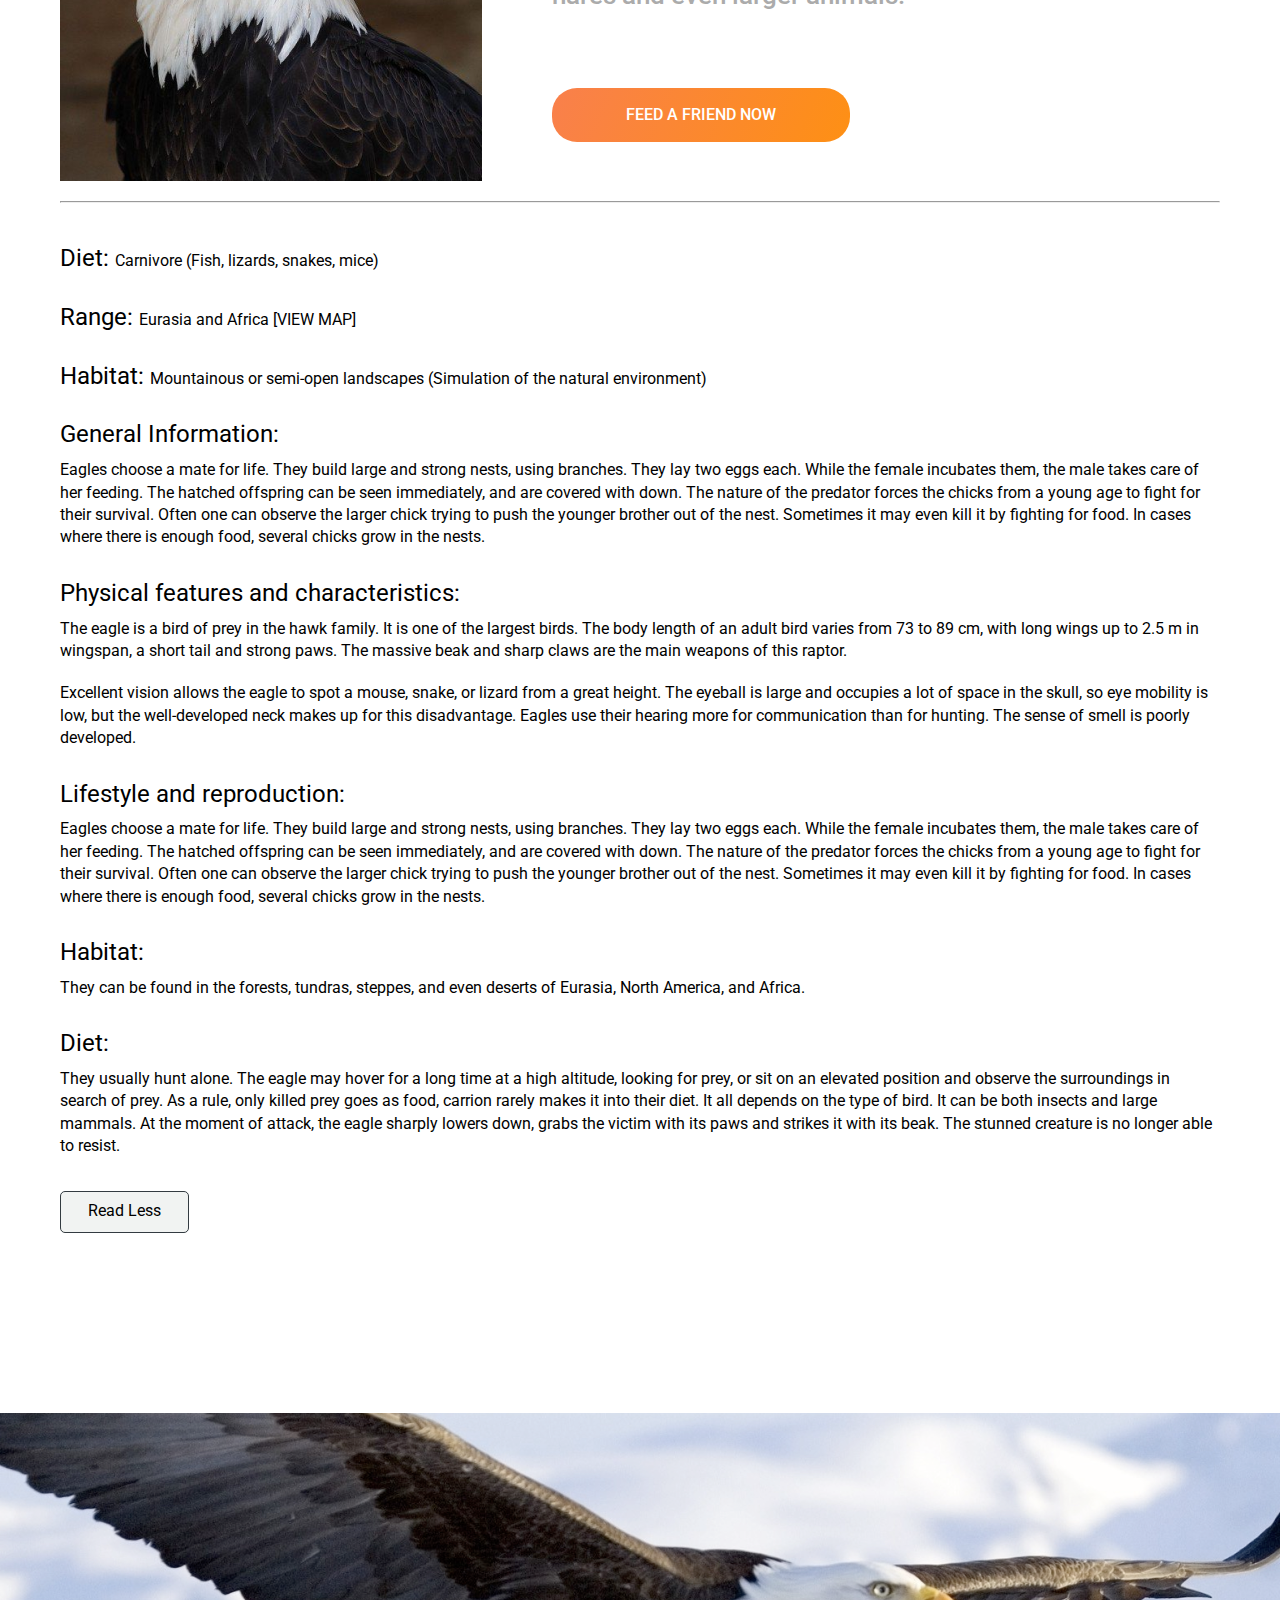
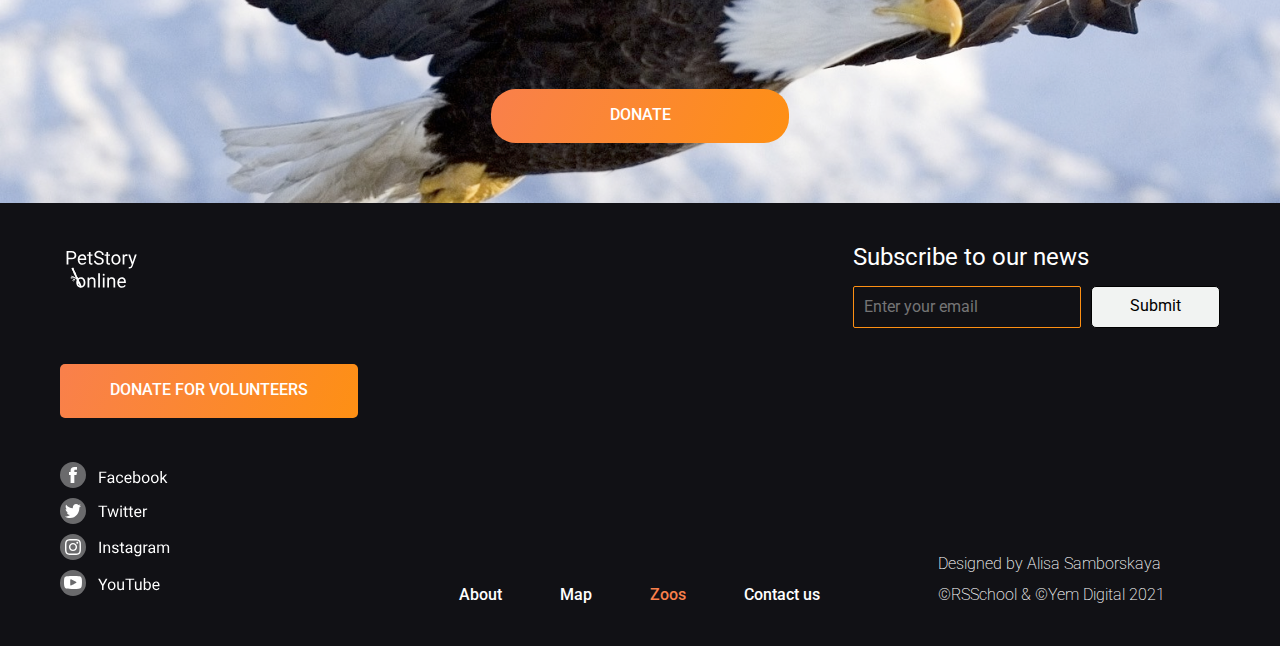
<file: online-zoo/pages/camEagle.html>
<!DOCTYPE html>
<html lang="en">
<head>
    <meta charset="UTF-8">
    <meta http-equiv="X-UA-Compatible" content="IE=edge">
    <meta name="viewport" content="width=device-width, initial-scale=1.0">
    <title>online-zoo</title>
    <link rel="stylesheet" href="../CSS/stylesCamEagle.css">
    <link rel="stylesheet" href="../CSS/reset.css">
    <link rel="preconnect" href="https://fonts.gstatic.com">
    <link href="https://fonts.googleapis.com/css2?family=Roboto:wght@400;500&display=swap" rel="stylesheet">
</head>

<body>
    <header class="header">
        <div class="wrapper">
            <div class="header__wrapper">
                <div class="header__logo">
                    <a href="/" class="logo-link">
                        <img src="../assets/svg/logo.svg" alt="online-zoo logo">
                    </a>
                </div>
                
                <nav class="header__nav">
                   <ul class="header__list-nav">
                    <li class="header__item">
                        <a href="/" class="header__link">About</a>
                    </li>
                    <li class="header__item">
                        <!-- перебрасывает на map -->
                        <a href="./map.html" class="header__link">Map</a>
                    </li>
                    <li class="header__item">
                        <!-- перебрасывает на cam-panda-online -->
                        <a href="./camPanda.html" class="header__link li-active">Zoos</a>
                    </li>
                    <li class="header__item">
                        <!-- ничего не делает, либо создать страницу error404 -->
                        <a href="#!" class="header__link">Contact us</a>
                    </li>
                    <li class="header__item">
                        <a href="https://www.figma.com/file/jfEFwkXVj1WRq7sUHDr8os/PetStory-online" class="header__link">Designed by ©</a>
                    </li>
                   </ul>
                </nav>
            </div>
        </div>
    </header>
    <aside class="aside">
        <div class="icons-wrap">
            <a href="./camGorilla.html" class="icon-link">
                <div class="icon__border icon__gorilla"></div>
            </a>
            <a href="./camAlligator.html" class="icon-link">
                <div class="icon__border icon__alligator"></div>
            </a>
            <a href="./camPanda.html" class="icon-link">
                <div class="icon__border icon__panda"></div>
            </a>
            <a href="./camEagle.html" class="icon-link">
                <div class="icon__border icon__eagle"></div>
            </a>
            <a href="#!" class="icon-link">
                <div class="icon__border icon__sloth"></div>
            </a>
            <a href="#!" class="icon-link">
                <div class="icon__border icon__penguin"></div>
            </a>         
            <a href="#!" class="icon-link">
                <div class="icon__border icon__vector"></div>
            </a> 
        </div>
    </aside>
    <main>
        <section class="animal-camera">
            <div class="wrapper">
                <h2 class="animal-camera__title">
                    Eagle camera
                </h2>
                <iframe class="animal-camera__video" width="1162" height="652" src="https://www.youtube.com/embed/hTfbB02IRLQ" title="YouTube video player" frameborder="0" allow="accelerometer; autoplay; clipboard-write; encrypted-media; gyroscope; picture-in-picture" allowfullscreen></iframe>
            </div>
            <div class="animal-camera__slider">
                <img src="../assets/svg/Landing/arrow_elips_left.svg" alt="navigate" class="animals__vector">
                <div class="slider__video">
                    <iframe width="276" height="210" left="-61px" src="https://www.youtube.com/embed/hTfbB02IRLQ" title="YouTube video player" frameborder="0" allow="accelerometer; autoplay; clipboard-write; encrypted-media; gyroscope; picture-in-picture" allowfullscreen></iframe>
                </div>
                <div class="slider__video">
                    <iframe width="276" height="210" left="-61px" src="https://www.youtube.com/embed/hTfbB02IRLQ" title="YouTube video player" frameborder="0" allow="accelerometer; autoplay; clipboard-write; encrypted-media; gyroscope; picture-in-picture" allowfullscreen></iframe>
                </div>
                <div class="slider__video">
                    <iframe width="276" height="210" left="-61px" src="https://www.youtube.com/embed/hTfbB02IRLQ" title="YouTube video player" frameborder="0" allow="accelerometer; autoplay; clipboard-write; encrypted-media; gyroscope; picture-in-picture" allowfullscreen></iframe>
                </div>
                <div class="slider__video">
                    <iframe width="276" height="210" left="-61px" src="https://www.youtube.com/embed/hTfbB02IRLQ" title="YouTube video player" frameborder="0" allow="accelerometer; autoplay; clipboard-write; encrypted-media; gyroscope; picture-in-picture" allowfullscreen></iframe>
                </div>
                
                <img src="../assets/svg/Landing/arrow_elips_right.svg" alt="navigate" class="animals__vector">
            </div>
        </section>

        <section class="information">
            <div class="wrapper">
                <h2 class="information__title">
                    Eagle
                </h2>
                <div class="information__wrapper">
                    <div class="information__pic">
                        <img src="../assets/Zoo/Eagle-photo.png" alt="Eagle" class="inf-pic__eagle">
                    </div>
                    <div class="information_text-button">
                        <div class="information__text">
                            There are about 40 species of these birds in the world. The largest eagle is the Golden Eagle. It reaches a length of 95 cm and a wingspan of over two meters. Its plumage ranges from golden to t. brown. They nest exclusively in mountainous areas. They hunt in pairs and mainly during daylight hours. They feed on birds, squirrels, martens, hares and even larger animals.
                        </div>
                        <button type="submit" class="button__feed">
                            Feed a friend now
                        </button>
                    </div>
                    
                </div>
                <hr class="horiz-line">
                <div class="information__content">
                    <p class="content__text"><em class="content__subtitle">Diet: </em>Carnivore (Fish, lizards, snakes, mice)</p>
                    <p class="content__text"><em class="content__subtitle">Range: </em>Eurasia and Africa [VIEW MAP]</p>
                    <p class="content__text"><em class="content__subtitle">Habitat: </em>Mountainous or semi-open landscapes (Simulation of the natural environment) </p>
                    <p class="content__subtitle-next">General Information:</p>                 
                    <p class="content__text">Eagles choose a mate for life. They build large and strong nests, using branches. They lay two eggs each. While the female incubates them, the male takes care of her feeding. The hatched offspring can be seen immediately, and are covered with down. The nature of the predator forces the chicks from a young age to fight for their survival. Often one can observe the larger chick trying to push the younger brother out of the nest. Sometimes it may even kill it by fighting for food. In cases where there is enough food, several chicks grow in the nests.</p>
                    <p class="content__subtitle-next">Physical features and characteristics:</p>
                    <p class="content__text-next">The eagle is a bird of prey in the hawk family. It is one of the largest birds. The body length of an adult bird varies from 73 to 89 cm, with long wings up to 2.5 m in wingspan, a short tail and strong paws. The massive beak and sharp claws are the main weapons of this raptor.</p>
                    <p class="content__text">Excellent vision allows the eagle to spot a mouse, snake, or lizard from a great height. The eyeball is large and occupies a lot of space in the skull, so eye mobility is low, but the well-developed neck makes up for this disadvantage. Eagles use their hearing more for communication than for hunting. The sense of smell is poorly developed.</p>
                    <p class="content__subtitle-next">Lifestyle and reproduction:</p>
                    <p class="content__text">Eagles choose a mate for life. They build large and strong nests, using branches. They lay two eggs each. While the female incubates them, the male takes care of her feeding. The hatched offspring can be seen immediately, and are covered with down. The nature of the predator forces the chicks from a young age to fight for their survival. Often one can observe the larger chick trying to push the younger brother out of the nest. Sometimes it may even kill it by fighting for food. In cases where there is enough food, several chicks grow in the nests.</p>
                    <p class="content__subtitle-next">Habitat:</p>
                    <p class="content__text">They can be found in the forests, tundras, steppes, and even deserts of Eurasia, North America, and Africa.</p>
                    <p class="content__subtitle-next">Diet:</p>
                    <p class="content__text">They usually hunt alone. The eagle may hover for a long time at a high altitude, looking for prey, or sit on an elevated position and observe the surroundings in search of prey. As a rule, only killed prey goes as food, carrion rarely makes it into their diet. It all depends on the type of bird. It can be both insects and large mammals. At the moment of attack, the eagle sharply lowers down, grabs the victim with its paws and strikes it with its beak. The stunned creature is no longer able to resist.</p>
                </div>
                <button type="button" class="read-less__button">
                    Read Less
                </button>
            </div>
        </section>
        <section class="donate-section">
            <div class="wrapper">
                <a href="./donate.html">
                    <button type="submit" class="button__donate-section">
                        donate
                    </button>
                </a>
            </div>
        </section>
    </main>

    <footer class="footer">
        <div class="wrapper">
            <div class="wrapper-footer-top">
                <div class="footer__logo">
                    <a href="/" class="logo-link">
                        <img src="../assets/svg/logo.svg" alt="online-zoo logo">
                    </a>
                </div>
                <div class="email-subscribe">
                    <p class="subtitle-email">
                        Subscribe to our news
                    </p>
                    <p class="email-form-info">
                        <input type="email" placeholder="Enter your email" class="email-form-field">
                        <input type="submit" class="email-form-submit" value="Submit">
                    </p>
                </div>
            </div>
            <!-- перебрасывает на donate -->
            <a href="./donate.html">
                <button type="submit" class="button__donate">
                    donate for volunteers
                </button>
            </a>

            <div class="wrapper-footer-bottom">
                <div class="social-media">
                    <a href="#!" class="sm-link">
                        <img src="../assets/svg/facebook.svg" alt="facebook" class="sm">
                    </a>
                    <a href="#!" class="sm-link">
                        <img src="../assets/svg/twitter.svg" alt="twitter" class="sm">
                    </a>
                    <a href="#!" class="sm-link">
                        <img src="../assets/svg/instagram.svg" alt="instagram" class="sm">
                    </a>
                    <a href="#!" class="sm-link">
                        <img src="../assets/svg/youtube.svg" alt="youtube" class="sm">
                    </a>
                </div>
                <nav class="footer-nav">
                    <ul class="footer__list-nav">
                        <li class="header__item">
                            <a href="/" class="header__link">About</a>
                        </li>
                        <li class="header__item">
                            <!-- перебрасывает на map -->
                            <a href="./map.html" class="header__link">Map</a>
                        </li>
                        <li class="header__item">
                            <!-- перебрасывает на cam-panda-online -->
                            <a href="./camPanda.html" class="header__link li-active">Zoos</a>
                        </li>
                        <li class="header__item">
                            <!-- ничего не делает, либо создать страницу error404 -->
                            <a href="#!" class="header__link">Contact us</a>
                        </li>
                       
                       </ul>
                </nav>
                <div class="design-by">
                    <div class="footer-margin">
                        <a href="#!" class="text-design-by">
                            Designed by Alisa Samborskaya
                        </a>
                    </div>
                    <div>
                        <a href="#!" class="text-design-by">
                            ©RSSchool & ©Yem Digital 2021
                        </a>
                    </div>
                </div>
            </div>

        </div>
    </footer>
</body>
</html>
</file>
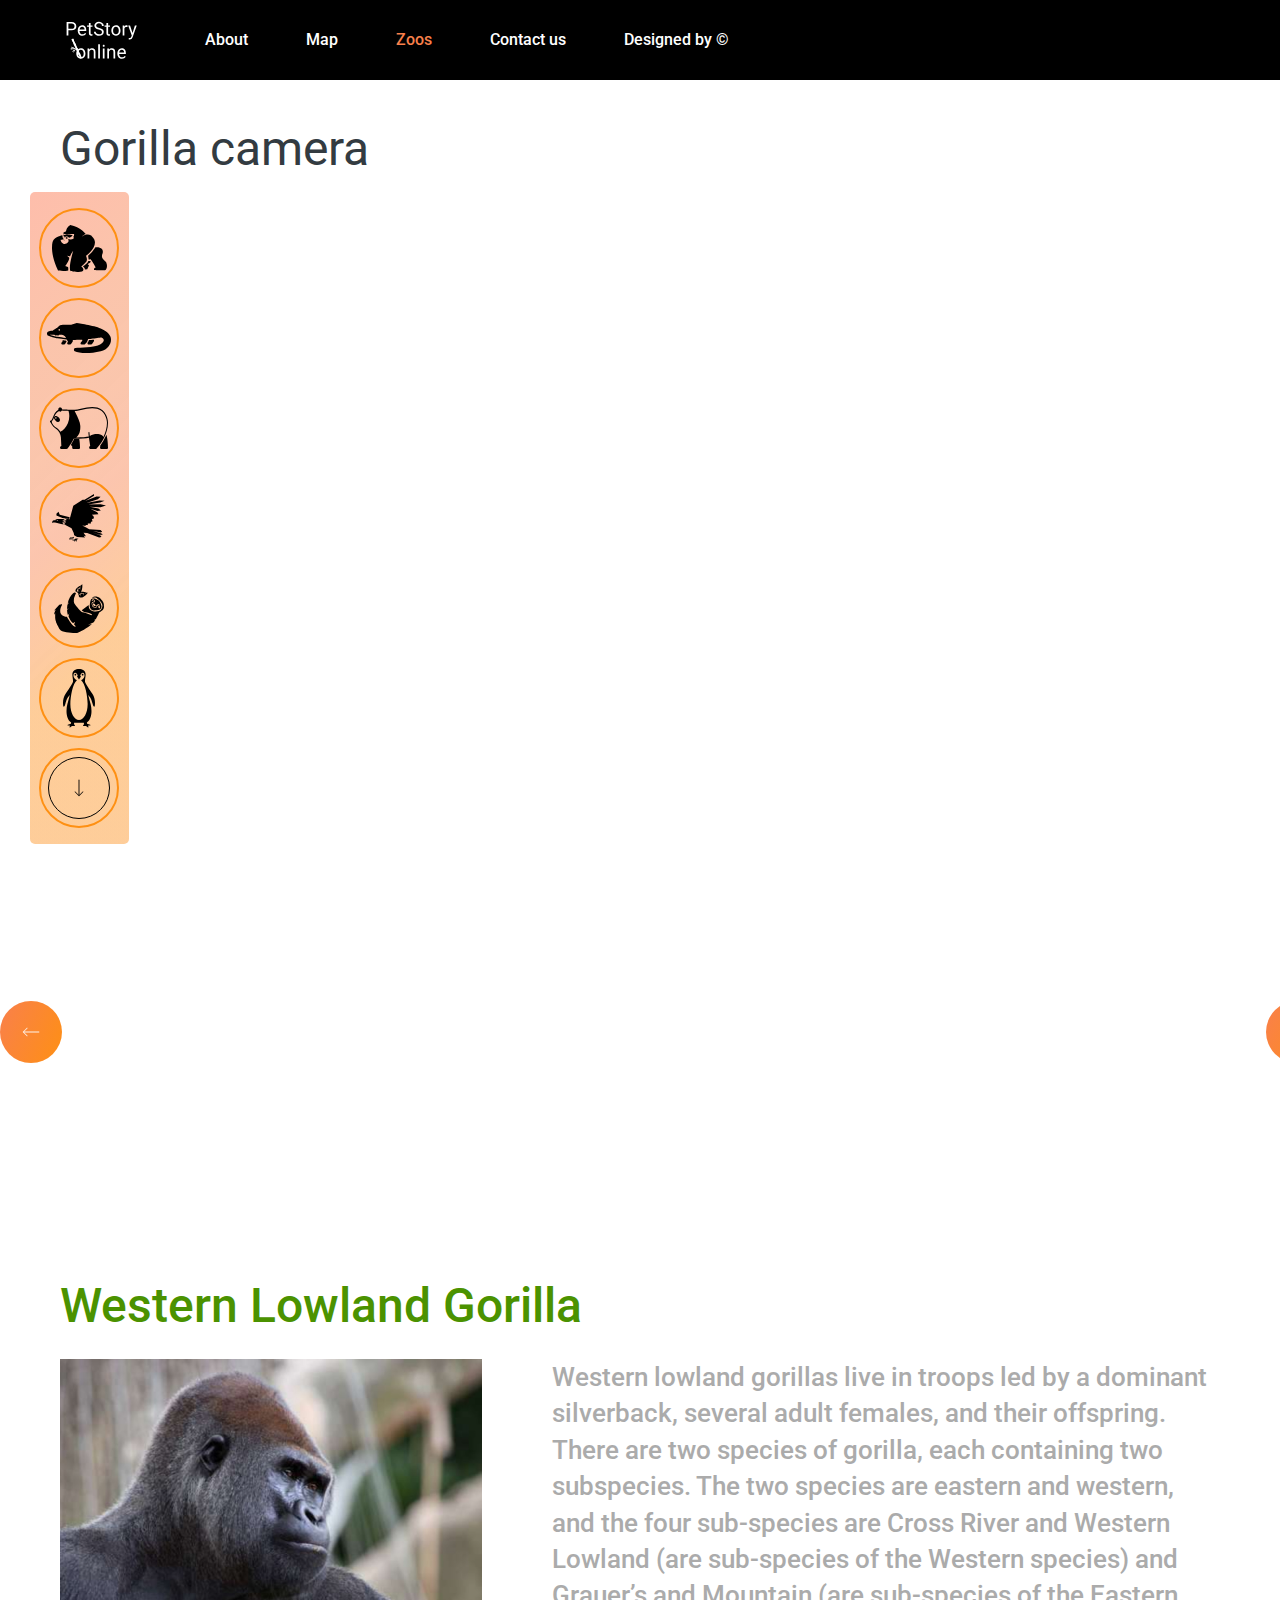
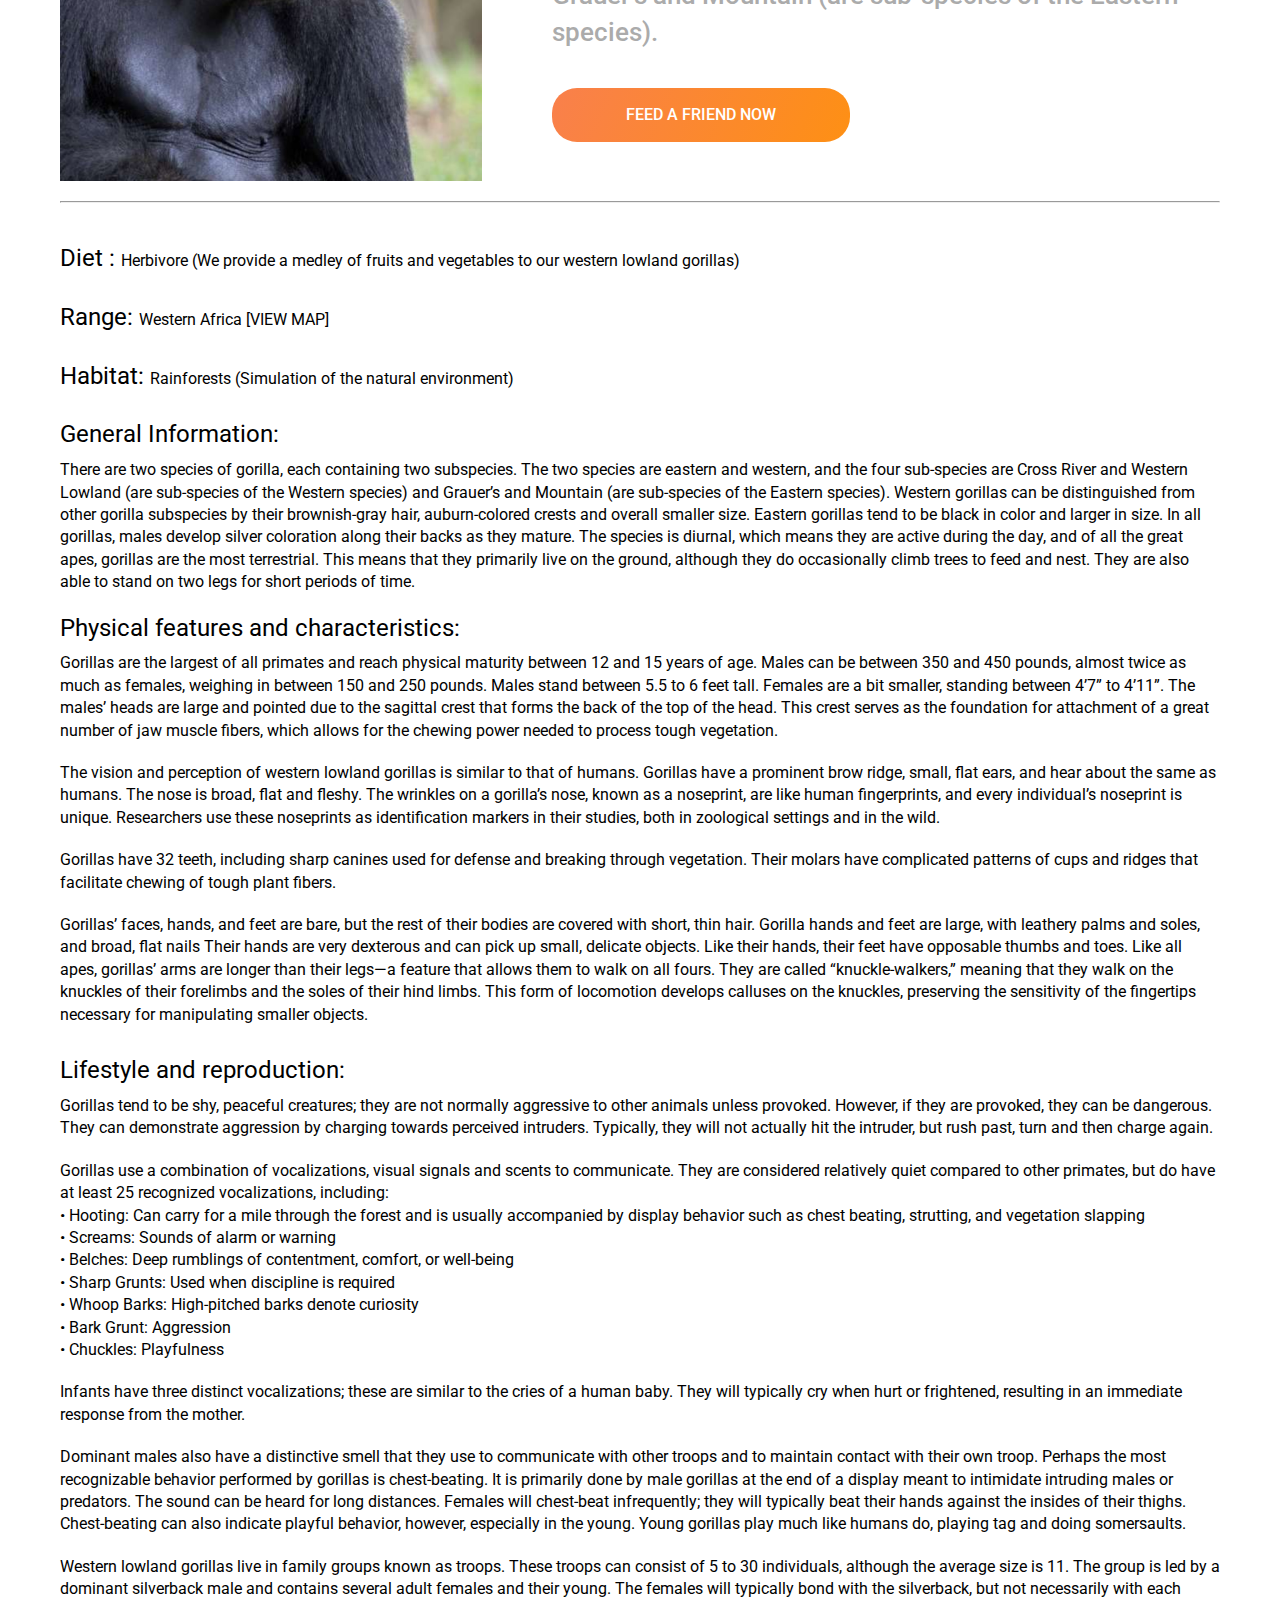
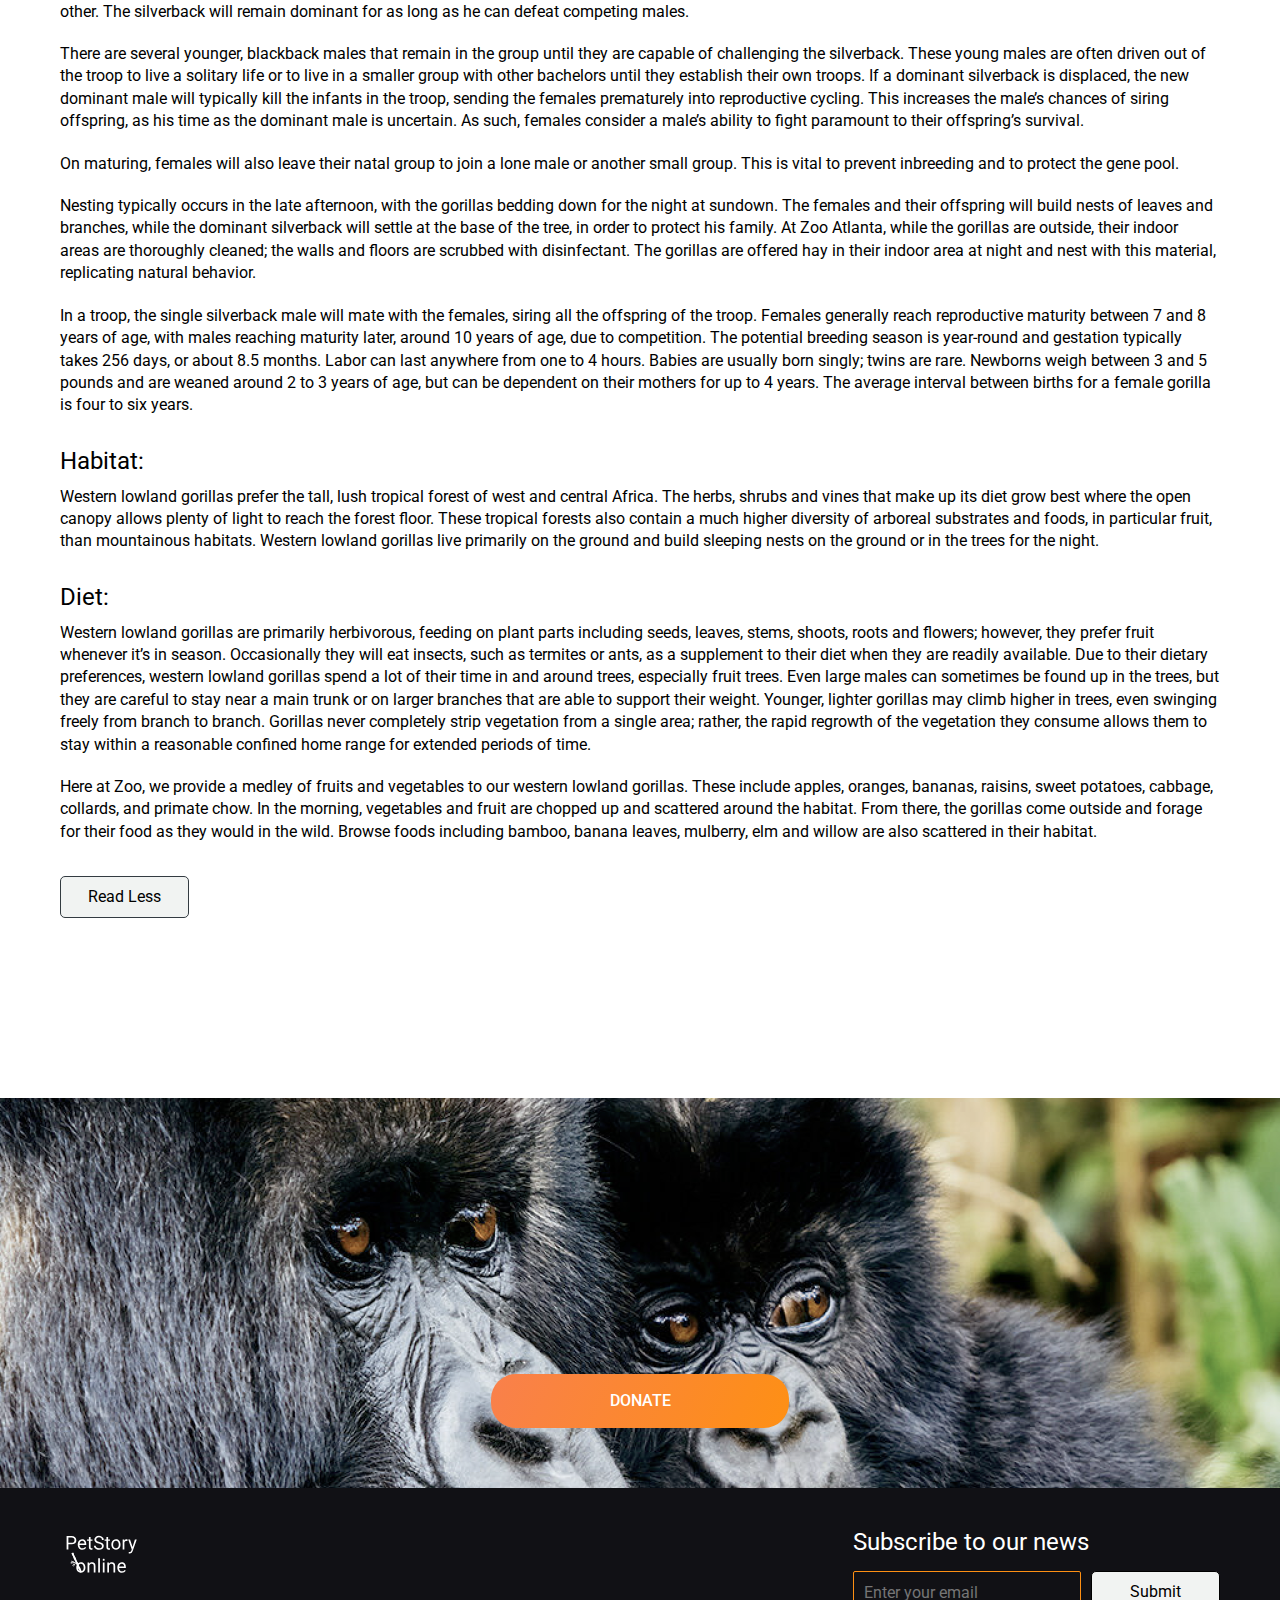
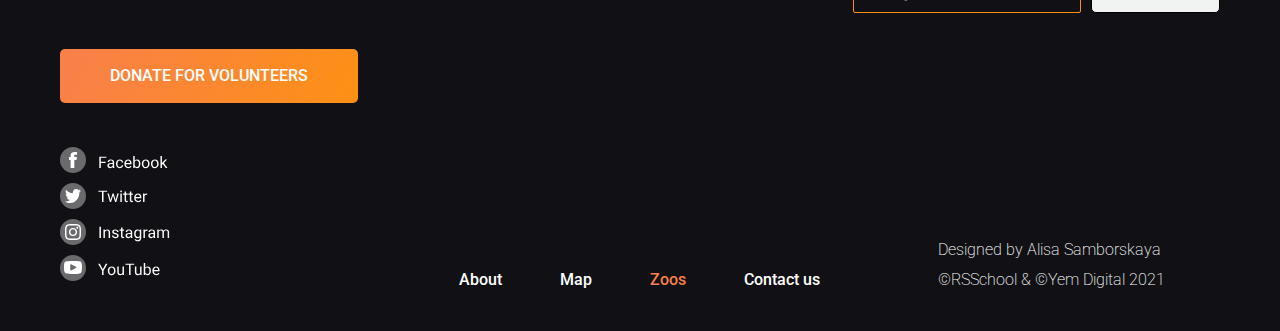
<file: online-zoo/pages/camGorilla.html>
<!DOCTYPE html>
<html lang="en">
<head>
    <meta charset="UTF-8">
    <meta http-equiv="X-UA-Compatible" content="IE=edge">
    <meta name="viewport" content="width=device-width, initial-scale=1.0">
    <title>online-zoo</title>
    <link rel="stylesheet" href="../CSS/stylesCamGorilla.css">
    <link rel="stylesheet" href="../CSS/reset.css">
    <link rel="preconnect" href="https://fonts.gstatic.com">
    <link href="https://fonts.googleapis.com/css2?family=Roboto:wght@400;500&display=swap" rel="stylesheet">
</head>

<body>
    <header class="header">
        <div class="wrapper">
            <div class="header__wrapper">
                <div class="header__logo">
                    <a href="/" class="logo-link">
                        <img src="../assets/svg/logo.svg" alt="online-zoo logo">
                    </a>
                </div>
                
                <nav class="header__nav">
                   <ul class="header__list-nav">
                    <li class="header__item">
                        <a href="/" class="header__link">About</a>
                    </li>
                    <li class="header__item">
                        <!-- перебрасывает на map -->
                        <a href="./map.html" class="header__link">Map</a>
                    </li>
                    <li class="header__item">
                        <!-- перебрасывает на cam-panda-online -->
                        <a href="./camPanda.html" class="header__link li-active">Zoos</a>
                    </li>
                    <li class="header__item">
                        <!-- ничего не делает, либо создать страницу error404 -->
                        <a href="#!" class="header__link">Contact us</a>
                    </li>
                    <li class="header__item">
                        <a href="https://www.figma.com/file/jfEFwkXVj1WRq7sUHDr8os/PetStory-online" class="header__link">Designed by ©</a>
                    </li>
                   </ul>
                </nav>
            </div>
        </div>
    </header>
    <aside class="aside">
        <div class="icons-wrap">
            <a href="./camGorilla.html" class="icon-link">
                <div class="icon__border icon__gorilla"></div>
            </a>
            <a href="./camAlligator.html" class="icon-link">
                <div class="icon__border icon__alligator"></div>
            </a>
            <a href="./camPanda.html" class="icon-link">
                <div class="icon__border icon__panda"></div>
            </a>
            <a href="./camEagle.html" class="icon-link">
                <div class="icon__border icon__eagle"></div>
            </a>
            <a href="#!" class="icon-link">
                <div class="icon__border icon__sloth"></div>
            </a>
            <a href="#!" class="icon-link">
                <div class="icon__border icon__penguin"></div>
            </a>         
            <a href="#!" class="icon-link">
                <div class="icon__border icon__vector"></div>
            </a> 
        </div>
    </aside>
    <main>
        <section class="animal-camera">
            <div class="wrapper">
                <h2 class="animal-camera__title">
                    Gorilla camera
                </h2>
                <iframe class="animal-camera__video" width="1162" height="652" src="https://www.youtube.com/embed/rgXWDk7rh4w" title="YouTube video player" frameborder="0" allow="accelerometer; autoplay; clipboard-write; encrypted-media; gyroscope; picture-in-picture" allowfullscreen></iframe>
            </div>
            <div class="animal-camera__slider">
                <img src="../assets/svg/Landing/arrow_elips_left.svg" alt="navigate" class="animals__vector">
                <div class="slider__video">
                    <iframe lass="slider__video-margin" width="276" height="210" left="-61px" src="https://www.youtube.com/embed/rgXWDk7rh4w" title="YouTube video player" frameborder="0" allow="accelerometer; autoplay; clipboard-write; encrypted-media; gyroscope; picture-in-picture" allowfullscreen></iframe>
                </div>
                <div class="slider__video">
                    <iframe lass="slider__video-margin" width="276" height="210" left="-61px" src="https://www.youtube.com/embed/rgXWDk7rh4w" title="YouTube video player" frameborder="0" allow="accelerometer; autoplay; clipboard-write; encrypted-media; gyroscope; picture-in-picture" allowfullscreen></iframe>
                </div>
                <div class="slider__video">
                    <iframe lass="slider__video-margin" width="276" height="210" left="-61px" src="https://www.youtube.com/embed/rgXWDk7rh4w" title="YouTube video player" frameborder="0" allow="accelerometer; autoplay; clipboard-write; encrypted-media; gyroscope; picture-in-picture" allowfullscreen></iframe>
                </div>
                <div class="slider__video">
                    <iframe class="slider__video-margin" width="276" height="210" left="-61px" src="https://www.youtube.com/embed/rgXWDk7rh4w" title="YouTube video player" frameborder="0" allow="accelerometer; autoplay; clipboard-write; encrypted-media; gyroscope; picture-in-picture" allowfullscreen></iframe>
                </div>
                
                <img src="../assets/svg/Landing/arrow_elips_right.svg" alt="navigate" class="animals__vector">
            </div>
        </section>

        <section class="information">
            <div class="wrapper">
                <h2 class="information__title">
                    Western Lowland Gorilla
                </h2>
                <div class="information__wrapper">
                    <div class="information__pic">
                        <img src="../assets/Zoo/Gorilla-photo.png" alt="Gorilla" class="inf-pic__gorilla">
                    </div>
                    <div class="information_text-button">
                        <div class="information__text">
                            Western lowland gorillas live in troops led by a dominant silverback, several adult females, and their offspring. There are two species of gorilla, each containing two subspecies. The two species are eastern and western, and the four sub-species are Cross River and Western Lowland (are sub-species of the Western species) and Grauer’s and Mountain (are sub-species of the Eastern species).
                        </div>
                        <button type="submit" class="button__feed">
                            Feed a friend now
                        </button>
                    </div>
                    
                </div>
                <hr class="horiz-line">
                <div class="information__content">
                    <p class="content__text"><em class="content__subtitle">Diet : </em>Herbivore (We provide a medley of fruits and vegetables to our western lowland gorillas)</p>
                    <p class="content__text"><em class="content__subtitle">Range: </em>Western Africa [VIEW MAP]</p>
                    <p class="content__text"><em class="content__subtitle">Habitat: </em>Rainforests (Simulation of the natural environment) </p>
                    <p class="content__subtitle-next">General Information:</p>                 
                    <p class="content__text-next">There are two species of gorilla, each containing two subspecies. The two species are eastern and western, and the four sub-species are Cross River and Western Lowland (are sub-species of the Western species) and Grauer’s and Mountain (are sub-species of the Eastern species). Western gorillas can be distinguished from other gorilla subspecies by their brownish-gray hair, auburn-colored crests and overall smaller size. Eastern gorillas tend to be black in color and larger in size. In all gorillas, males develop silver coloration along their backs as they mature. The species is diurnal, which means they are active during the day, and of all the great apes, gorillas are the most terrestrial. This means that they primarily live on the ground, although they do occasionally climb trees to feed and nest. They are also able to stand on two legs for short periods of time.</p>
                    <p class="content__subtitle-next">Physical features and characteristics:</p>
                    <p class="content__text-next">Gorillas are the largest of all primates and reach physical maturity between 12 and 15 years of age. Males can be between 350 and 450 pounds, almost twice as much as females, weighing in between 150 and 250 pounds. Males stand between 5.5 to 6 feet tall. Females are a bit smaller, standing between 4’7” to 4’11”. The males’ heads are large and pointed due to the sagittal crest that forms the back of the top of the head. This crest serves as the foundation for attachment of a great number of jaw muscle fibers, which allows for the chewing power needed to process tough vegetation.</p>
                    <p class="content__text-next">The vision and perception of western lowland gorillas is similar to that of humans. Gorillas have a prominent brow ridge, small, flat ears, and hear about the same as humans. The nose is broad, flat and fleshy. The wrinkles on a gorilla’s nose, known as a noseprint, are like human fingerprints, and every individual’s noseprint is unique. Researchers use these noseprints as identification markers in their studies, both in zoological settings and in the wild.</p>
                    <p class="content__text-next">Gorillas have 32 teeth, including sharp canines used for defense and breaking through vegetation. Their molars have complicated patterns of cups and ridges that facilitate chewing of tough plant fibers.</p>
                    <p class="content__text">Gorillas’ faces, hands, and feet are bare, but the rest of their bodies are covered with short, thin hair. Gorilla hands and feet are large, with leathery palms and soles, and broad, flat nails Their hands are very dexterous and can pick up small, delicate objects. Like their hands, their feet have opposable thumbs and toes. Like all apes, gorillas’ arms are longer than their legs—a feature that allows them to walk on all fours. They are called “knuckle-walkers,” meaning that they walk on the knuckles of their forelimbs and the soles of their hind limbs. This form of locomotion develops calluses on the knuckles, preserving the sensitivity of the fingertips necessary for manipulating smaller objects.</p>
                    <p class="content__subtitle-next">Lifestyle and reproduction:</p>
                    <p class="content__text-next">Gorillas tend to be shy, peaceful creatures; they are not normally aggressive to other animals unless provoked. However, if they are provoked, they can be dangerous. They can demonstrate aggression by charging towards perceived intruders. Typically, they will not actually hit the intruder, but rush past, turn and then charge again.</p>
                    <p class="content__text-next">Gorillas use a combination of vocalizations, visual signals and scents to communicate. They are considered relatively quiet compared to other primates, but do have at least 25 recognized vocalizations, including:
                        <br>• Hooting: Can carry for a mile through the forest and is usually accompanied by display behavior such as chest beating, strutting, and vegetation slapping
                        <br>• Screams: Sounds of alarm or warning
                        <br>• Belches: Deep rumblings of contentment, comfort, or well-being
                        <br>• Sharp Grunts: Used when discipline is required
                        <br>• Whoop Barks: High-pitched barks denote curiosity
                        <br>• Bark Grunt: Aggression
                        <br>• Chuckles: Playfulness</p>
                    <p class="content__text-next">Infants have three distinct vocalizations; these are similar to the cries of a human baby. They will typically cry when hurt or frightened, resulting in an immediate response from the mother.</p>
                    <p class="content__text-next">Dominant males also have a distinctive smell that they use to communicate with other troops and to maintain contact with their own troop. Perhaps the most recognizable behavior performed by gorillas is chest-beating. It is primarily done by male gorillas at the end of a display meant to intimidate intruding males or predators. The sound can be heard for long distances. Females will chest-beat infrequently; they will typically beat their hands against the insides of their thighs. Chest-beating can also indicate playful behavior, however, especially in the young. Young gorillas play much like humans do, playing tag and doing somersaults.</p>
                    <p class="content__text-next">Western lowland gorillas live in family groups known as troops. These troops can consist of 5 to 30 individuals, although the average size is 11. The group is led by a dominant silverback male and contains several adult females and their young. The females will typically bond with the silverback, but not necessarily with each other. The silverback will remain dominant for as long as he can defeat competing males.</p>
                    <p class="content__text-next">There are several younger, blackback males that remain in the group until they are capable of challenging the silverback. These young males are often driven out of the troop to live a solitary life or to live in a smaller group with other bachelors until they establish their own troops. If a dominant silverback is displaced, the new dominant male will typically kill the infants in the troop, sending the females prematurely into reproductive cycling. This increases the male’s chances of siring offspring, as his time as the dominant male is uncertain. As such, females consider a male’s ability to fight paramount to their offspring’s survival.</p>
                    <p class="content__text-next">On maturing, females will also leave their natal group to join a lone male or another small group. This is vital to prevent inbreeding and to protect the gene pool.</p>
                    <p class="content__text-next">Nesting typically occurs in the late afternoon, with the gorillas bedding down for the night at sundown. The females and their offspring will build nests of leaves and branches, while the dominant silverback will settle at the base of the tree, in order to protect his family. At Zoo Atlanta, while the gorillas are outside, their indoor areas are thoroughly cleaned; the walls and floors are scrubbed with disinfectant. The gorillas are offered hay in their indoor area at night and nest with this material, replicating natural behavior.</p>
                    <p class="content__text">In a troop, the single silverback male will mate with the females, siring all the offspring of the troop. Females generally reach reproductive maturity between 7 and 8 years of age, with males reaching maturity later, around 10 years of age, due to competition. The potential breeding season is year-round and gestation typically takes 256 days, or about 8.5 months. Labor can last anywhere from one to 4 hours. Babies are usually born singly; twins are rare. Newborns weigh between 3 and 5 pounds and are weaned around 2 to 3 years of age, but can be dependent on their mothers for up to 4 years. The average interval between births for a female gorilla is four to six years.</p>
                    <p class="content__subtitle-next">Habitat:</p>
                    <p class="content__text">Western lowland gorillas prefer the tall, lush tropical forest of west and central Africa. The herbs, shrubs and vines that make up its diet grow best where the open canopy allows plenty of light to reach the forest floor. These tropical forests also contain a much higher diversity of arboreal substrates and foods, in particular fruit, than mountainous habitats. Western lowland gorillas live primarily on the ground and build sleeping nests on the ground or in the trees for the night.</p>
                    <p class="content__subtitle-next">Diet:</p>
                    <p class="content__text-next">Western lowland gorillas are primarily herbivorous, feeding on plant parts including seeds, leaves, stems, shoots, roots and flowers; however, they prefer fruit whenever it’s in season. Occasionally they will eat insects, such as termites or ants, as a supplement to their diet when they are readily available. Due to their dietary preferences, western lowland gorillas spend a lot of their time in and around trees, especially fruit trees. Even large males can sometimes be found up in the trees, but they are careful to stay near a main trunk or on larger branches that are able to support their weight. Younger, lighter gorillas may climb higher in trees, even swinging freely from branch to branch. Gorillas never completely strip vegetation from a single area; rather, the rapid regrowth of the vegetation they consume allows them to stay within a reasonable confined home range for extended periods of time.</p>
                    <p class="content__text">Here at Zoo, we provide a medley of fruits and vegetables to our western lowland gorillas. These include apples, oranges, bananas, raisins, sweet potatoes, cabbage, collards, and primate chow. In the morning, vegetables and fruit are chopped up and scattered around the habitat. From there, the gorillas come outside and forage for their food as they would in the wild. Browse foods including bamboo, banana leaves, mulberry, elm and willow are also scattered in their habitat.</p>
                </div>
                <button type="button" class="read-less__button">
                    Read Less
                </button>
            </div>
        </section>
        <section class="donate-section">
            <div class="wrapper">
                <a href="./donate.html">
                    <button type="submit" class="button__donate-section">
                        donate
                    </button>
                </a>
            </div>
        </section>
    </main>

    <footer class="footer">
        <div class="wrapper">
            <div class="wrapper-footer-top">
                <div class="footer__logo">
                    <a href="/" class="logo-link">
                        <img src="../assets/svg/logo.svg" alt="online-zoo logo">
                    </a>
                </div>
                <div class="email-subscribe">
                    <p class="subtitle-email">
                        Subscribe to our news
                    </p>
                    <p class="email-form-info">
                        <input type="email" placeholder="Enter your email" class="email-form-field">
                        <input type="submit" class="email-form-submit" value="Submit">
                    </p>
                </div>
            </div>
            <!-- перебрасывает на donate -->
            <a href="./donate.html">
                <button type="submit" class="button__donate">
                    donate for volunteers
                </button>
            </a>

            <div class="wrapper-footer-bottom">
                <div class="social-media">
                    <a href="#!" class="sm-link">
                        <img src="../assets/svg/facebook.svg" alt="facebook" class="sm">
                    </a>
                    <a href="#!" class="sm-link">
                        <img src="../assets/svg/twitter.svg" alt="twitter" class="sm">
                    </a>
                    <a href="#!" class="sm-link">
                        <img src="../assets/svg/instagram.svg" alt="instagram" class="sm">
                    </a>
                    <a href="#!" class="sm-link">
                        <img src="../assets/svg/youtube.svg" alt="youtube" class="sm">
                    </a>
                </div>
                <nav class="footer-nav">
                    <ul class="footer__list-nav">
                        <li class="header__item">
                            <a href="/" class="header__link">About</a>
                        </li>
                        <li class="header__item">
                            <!-- перебрасывает на map -->
                            <a href="./map.html" class="header__link">Map</a>
                        </li>
                        <li class="header__item">
                            <!-- перебрасывает на cam-panda-online -->
                            <a href="./camPanda.html" class="header__link li-active">Zoos</a>
                        </li>
                        <li class="header__item">
                            <!-- ничего не делает, либо создать страницу error404 -->
                            <a href="#!" class="header__link">Contact us</a>
                        </li>
                       
                       </ul>
                </nav>
                <div class="design-by">
                    <div class="footer-margin">
                        <a href="#!" class="text-design-by">
                            Designed by Alisa Samborskaya
                        </a>
                    </div>
                    <div>
                        <a href="#!" class="text-design-by">
                            ©RSSchool & ©Yem Digital 2021
                        </a>
                    </div>
                </div>
            </div>

        </div>
    </footer>
</body>
</html>
</file>
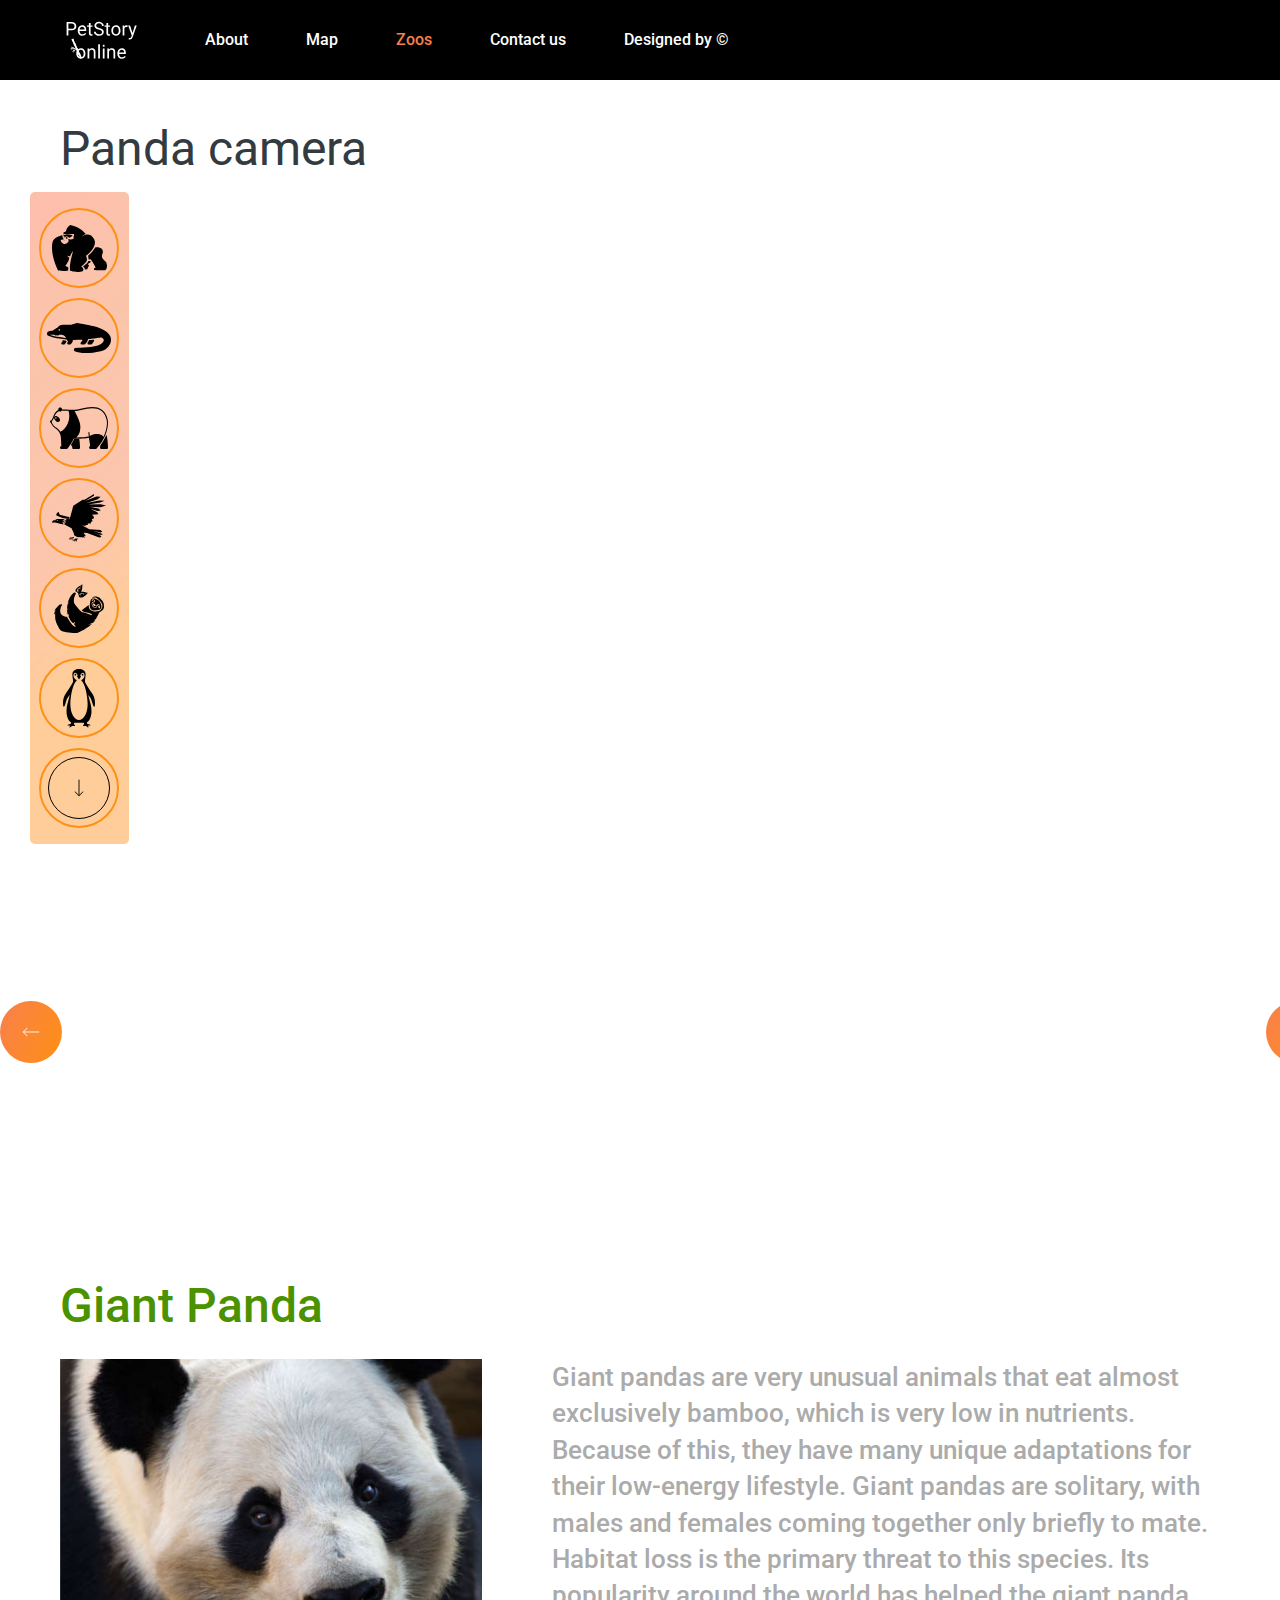
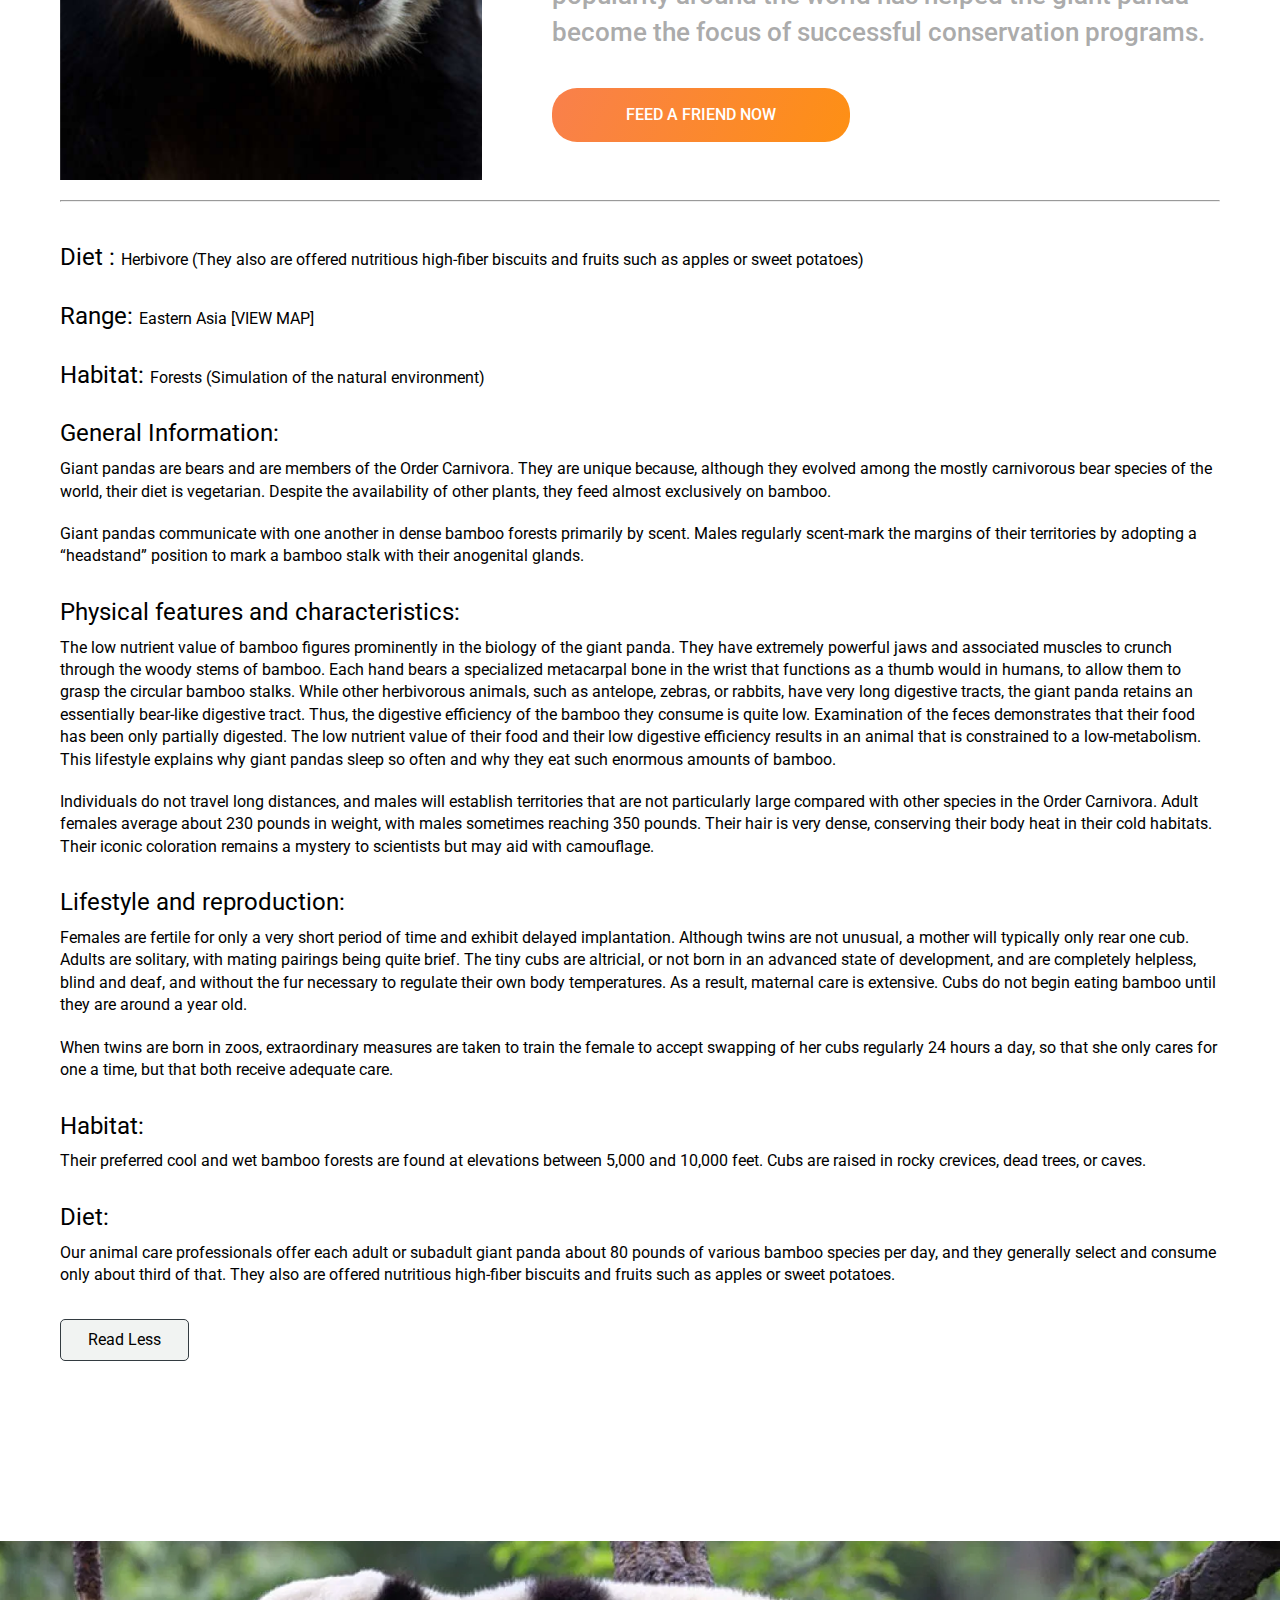
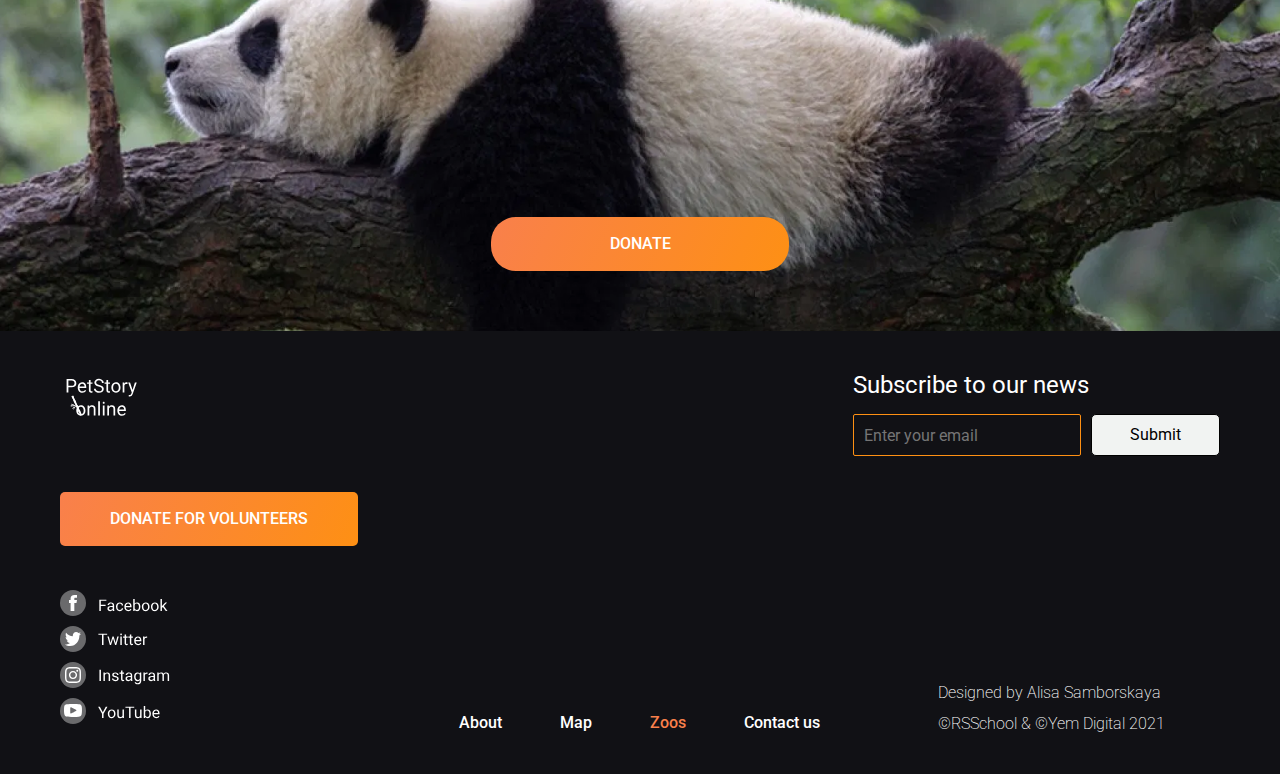
<file: online-zoo/pages/camPanda.html>
<!DOCTYPE html>
<html lang="en">
<head>
    <meta charset="UTF-8">
    <meta http-equiv="X-UA-Compatible" content="IE=edge">
    <meta name="viewport" content="width=device-width, initial-scale=1.0">
    <title>online-zoo</title>
    <link rel="stylesheet" href="../CSS/stylesCamPanda.css">
    <link rel="stylesheet" href="../CSS/reset.css">
    <link rel="preconnect" href="https://fonts.gstatic.com">
    <link href="https://fonts.googleapis.com/css2?family=Roboto:wght@400;500&display=swap" rel="stylesheet">
</head>

<body>
    <header class="header">
        <div class="wrapper">
            <div class="header__wrapper">
                <div class="header__logo">
                    <a href="/" class="logo-link">
                        <img src="../assets/svg/logo.svg" alt="online-zoo logo">
                    </a>
                </div>
                
                <nav class="header__nav">
                   <ul class="header__list-nav">
                    <li class="header__item">
                        <a href="/" class="header__link">About</a>
                    </li>
                    <li class="header__item">
                        <!-- перебрасывает на map -->
                        <a href="/map.html" class="header__link">Map</a>
                    </li>
                    <li class="header__item">
                        <!-- перебрасывает на cam-panda-online -->
                        <a href="/camPanda.html" class="header__link li-active">Zoos</a>
                    </li>
                    <li class="header__item">
                        <!-- ничего не делает, либо создать страницу error404 -->
                        <a href="#!" class="header__link">Contact us</a>
                    </li>
                    <li class="header__item">
                        <a href="https://www.figma.com/file/jfEFwkXVj1WRq7sUHDr8os/PetStory-online" class="header__link">Designed by ©</a>
                    </li>
                   </ul>
                </nav>
            </div>
        </div>
    </header>
    <aside class="aside">
        <div class="icons-wrap">
            <a href="./camGorilla.html" class="icon-link">
                <div class="icon__border icon__gorilla"></div>
            </a>
            <a href="./camAlligator.html" class="icon-link">
                <div class="icon__border icon__alligator"></div>
            </a>
            <a href="./camPanda.html" class="icon-link">
                <div class="icon__border icon__panda"></div>
            </a>
            <a href="./camEagle.html" class="icon-link">
                <div class="icon__border icon__eagle"></div>
            </a>
            <a href="#!" class="icon-link">
                <div class="icon__border icon__sloth"></div>
            </a>
            <a href="#!" class="icon-link">
                <div class="icon__border icon__penguin"></div>
            </a>         
            <a href="#!" class="icon-link">
                <div class="icon__border icon__vector"></div>
            </a>       
        </div>
    </aside>
    <main>
        <section class="animal-camera">
            <div class="wrapper">
                <h2 class="animal-camera__title">
                    Panda camera
                </h2>
                <iframe class="animal-camera__video" width="1162" height="652" src="https://www.youtube.com/embed/OObOQ2GElhA" title="YouTube video player" frameborder="0" allow="accelerometer; autoplay; clipboard-write; encrypted-media; gyroscope; picture-in-picture" allowfullscreen></iframe>
            </div>
            <div class="animal-camera__slider">
                <img src="../assets/svg/Landing/arrow_elips_left.svg" alt="navigate" class="animals__vector">
                <div class="slider__video">
                    <iframe lass="slider__video-margin" width="276" height="210" left="-61px" src="https://www.youtube.com/embed/OObOQ2GElhA" title="YouTube video player" frameborder="0" allow="accelerometer; autoplay; clipboard-write; encrypted-media; gyroscope; picture-in-picture" allowfullscreen></iframe>
                </div>
                <div class="slider__video">
                    <iframe lass="slider__video-margin" width="276" height="210" left="-61px" src="https://www.youtube.com/embed/OObOQ2GElhA" title="YouTube video player" frameborder="0" allow="accelerometer; autoplay; clipboard-write; encrypted-media; gyroscope; picture-in-picture" allowfullscreen></iframe>
                </div>
                <div class="slider__video">
                    <iframe lass="slider__video-margin" width="276" height="210" left="-61px" src="https://www.youtube.com/embed/OObOQ2GElhA" title="YouTube video player" frameborder="0" allow="accelerometer; autoplay; clipboard-write; encrypted-media; gyroscope; picture-in-picture" allowfullscreen></iframe>
                </div>
                <div class="slider__video">
                    <iframe class="slider__video-margin" width="276" height="210" left="-61px" src="https://www.youtube.com/embed/OObOQ2GElhA" title="YouTube video player" frameborder="0" allow="accelerometer; autoplay; clipboard-write; encrypted-media; gyroscope; picture-in-picture" allowfullscreen></iframe>
                </div>
                
                <img src="../assets/svg/Landing/arrow_elips_right.svg" alt="navigate" class="animals__vector">
            </div>
        </section>

        <section class="information">
            <div class="wrapper">
                <h2 class="information__title">
                    Giant Panda
                </h2>
                <div class="information__wrapper">
                    <div class="information__pic">
                        <img src="../assets/Zoo/Giant Panda-photo.png" alt="Giant Panda" class="inf-pic__panda">
                    </div>
                    <div class="information_text-button">
                        <div class="information__text">
                            Giant pandas are very unusual animals that eat almost exclusively bamboo, which is very low in nutrients. Because of this, they have many unique adaptations for their low-energy lifestyle. Giant pandas are solitary, with males and females coming together only briefly to mate. Habitat loss is the primary threat to this species. Its popularity around the world has helped the giant panda become the focus of successful conservation programs.
                        </div>
                        <button type="submit" class="button__feed">
                            Feed a friend now
                        </button>
                    </div>
                    
                </div>
                <hr class="horiz-line">
                <div class="information__content">
                    <p class="content__text"><em class="content__subtitle">Diet : </em>Herbivore (They also are offered nutritious high-fiber biscuits and fruits such as apples or sweet potatoes)</p>
                    <p class="content__text"><em class="content__subtitle">Range: </em>Eastern Asia [VIEW MAP]</p>
                    <p class="content__text"><em class="content__subtitle">Habitat: </em>Forests (Simulation of the natural environment)</p>
                    <p class="content__subtitle-next">General Information:</p>                 
                    <p class="content__text-next">Giant pandas are bears and are members of the Order Carnivora. They are unique because, although they evolved among the mostly carnivorous bear species of the world, their diet is vegetarian. Despite the availability of other plants, they feed almost exclusively on bamboo.</p>
                    <p class="content__text">Giant pandas communicate with one another in dense bamboo forests primarily by scent. Males regularly scent-mark the margins of their territories by adopting a “headstand” position to mark a bamboo stalk with their anogenital glands.</p>
                    <p class="content__subtitle-next">Physical features and characteristics:</p>
                    <p class="content__text-next">The low nutrient value of bamboo figures prominently in the biology of the giant panda. They have extremely powerful jaws and associated muscles to crunch through the woody stems of bamboo. Each hand bears a specialized metacarpal bone in the wrist that functions as a thumb would in humans, to allow them to grasp the circular bamboo stalks. While other herbivorous animals, such as antelope, zebras, or rabbits, have very long digestive tracts, the giant panda retains an essentially bear-like digestive tract. Thus, the digestive efficiency of the bamboo they consume is quite low. Examination of the feces demonstrates that their food has been only partially digested. The low nutrient value of their food and their low digestive efficiency results in an animal that is constrained to a low-metabolism. This lifestyle explains why giant pandas sleep so often and why they eat such enormous amounts of bamboo.</p>
                    <p class="content__text">Individuals do not travel long distances, and males will establish territories that are not particularly large compared with other species in the Order Carnivora. Adult females average about 230 pounds in weight, with males sometimes reaching 350 pounds. Their hair is very dense, conserving their body heat in their cold habitats. Their iconic coloration remains a mystery to scientists but may aid with camouflage.</p>
                    <p class="content__subtitle-next">Lifestyle and reproduction:</p>
                    <p class="content__text-next">Females are fertile for only a very short period of time and exhibit delayed implantation. Although twins are not unusual, a mother will typically only rear one cub. Adults are solitary, with mating pairings being quite brief. The tiny cubs are altricial, or not born in an advanced state of development, and are completely helpless, blind and deaf, and without the fur necessary to regulate their own body temperatures. As a result, maternal care is extensive. Cubs do not begin eating bamboo until they are around a year old.</p>
                    <p class="content__text">When twins are born in zoos, extraordinary measures are taken to train the female to accept swapping of her cubs regularly 24 hours a day, so that she only cares for one a time, but that both receive adequate care.</p>
                    <p class="content__subtitle-next">Habitat:</p>
                    <p class="content__text">Their preferred cool and wet bamboo forests are found at elevations between 5,000 and 10,000 feet. Cubs are raised in rocky crevices, dead trees, or caves.</p>
                    <p class="content__subtitle-next">Diet:</p>
                    <p class="content__text">Our animal care professionals offer each adult or subadult giant panda about 80 pounds of various bamboo species per day, and they generally select and consume only about third of that. They also are offered nutritious high-fiber biscuits and fruits such as apples or sweet potatoes.</p>
                </div>
                
                <button type="button" class="read-less__button">
                    Read Less
                </button>
            </div>
        </section>
        <section class="donate-section">
            <div class="wrapper">
                <a href="./donate.html">
                    <button type="submit" class="button__donate-section">
                        donate
                    </button>
                </a>
                
            </div>
        </section>
    </main>

    <footer class="footer">
        <div class="wrapper">
            <div class="wrapper-footer-top">
                <div class="footer__logo">
                    <a href="/" class="logo-link">
                        <img src="../assets/svg/logo.svg" alt="online-zoo logo">
                    </a>
                </div>
                <div class="email-subscribe">
                    <p class="subtitle-email">
                        Subscribe to our news
                    </p>
                    <p class="email-form-info">
                        <input type="email" placeholder="Enter your email" class="email-form-field">
                        <input type="submit" class="email-form-submit" value="Submit">
                    </p>
                </div>
            </div>
            <!-- перебрасывает на donate -->
            <a href="./donate.html">
                <button type="submit" class="button__donate">
                    donate for volunteers
                </button>
            </a>

            <div class="wrapper-footer-bottom">
                <div class="social-media">
                    <a href="#!" class="sm-link">
                        <img src="../assets/svg/facebook.svg" alt="facebook" class="sm">
                    </a>
                    <a href="#!" class="sm-link">
                        <img src="../assets/svg/twitter.svg" alt="twitter" class="sm">
                    </a>
                    <a href="#!" class="sm-link">
                        <img src="../assets/svg/instagram.svg" alt="instagram" class="sm">
                    </a>
                    <a href="#!" class="sm-link">
                        <img src="../assets/svg/youtube.svg" alt="youtube" class="sm">
                    </a>
                </div>
                <nav class="footer-nav">
                    <ul class="footer__list-nav">
                        <li class="header__item">
                            <a href="/" class="header__link">About</a>
                        </li>
                        <li class="header__item">
                            <!-- перебрасывает на map -->
                            <a href="./map.html" class="header__link">Map</a>
                        </li>
                        <li class="header__item">
                            <!-- перебрасывает на cam-panda-online -->
                            <a href="./camPanda.html" class="header__link li-active">Zoos</a>
                        </li>
                        <li class="header__item">
                            <!-- ничего не делает, либо создать страницу error404 -->
                            <a href="#!" class="header__link">Contact us</a>
                        </li>
                       
                       </ul>
                </nav>
                <div class="design-by">
                    <div class="footer-margin">
                        <a href="#!" class="text-design-by">
                            Designed by Alisa Samborskaya
                        </a>
                    </div>
                    <div>
                        <a href="#!" class="text-design-by">
                            ©RSSchool & ©Yem Digital 2021
                        </a>
                    </div>
                </div>
            </div>

        </div>
    </footer>
</body>
</html>
</file>
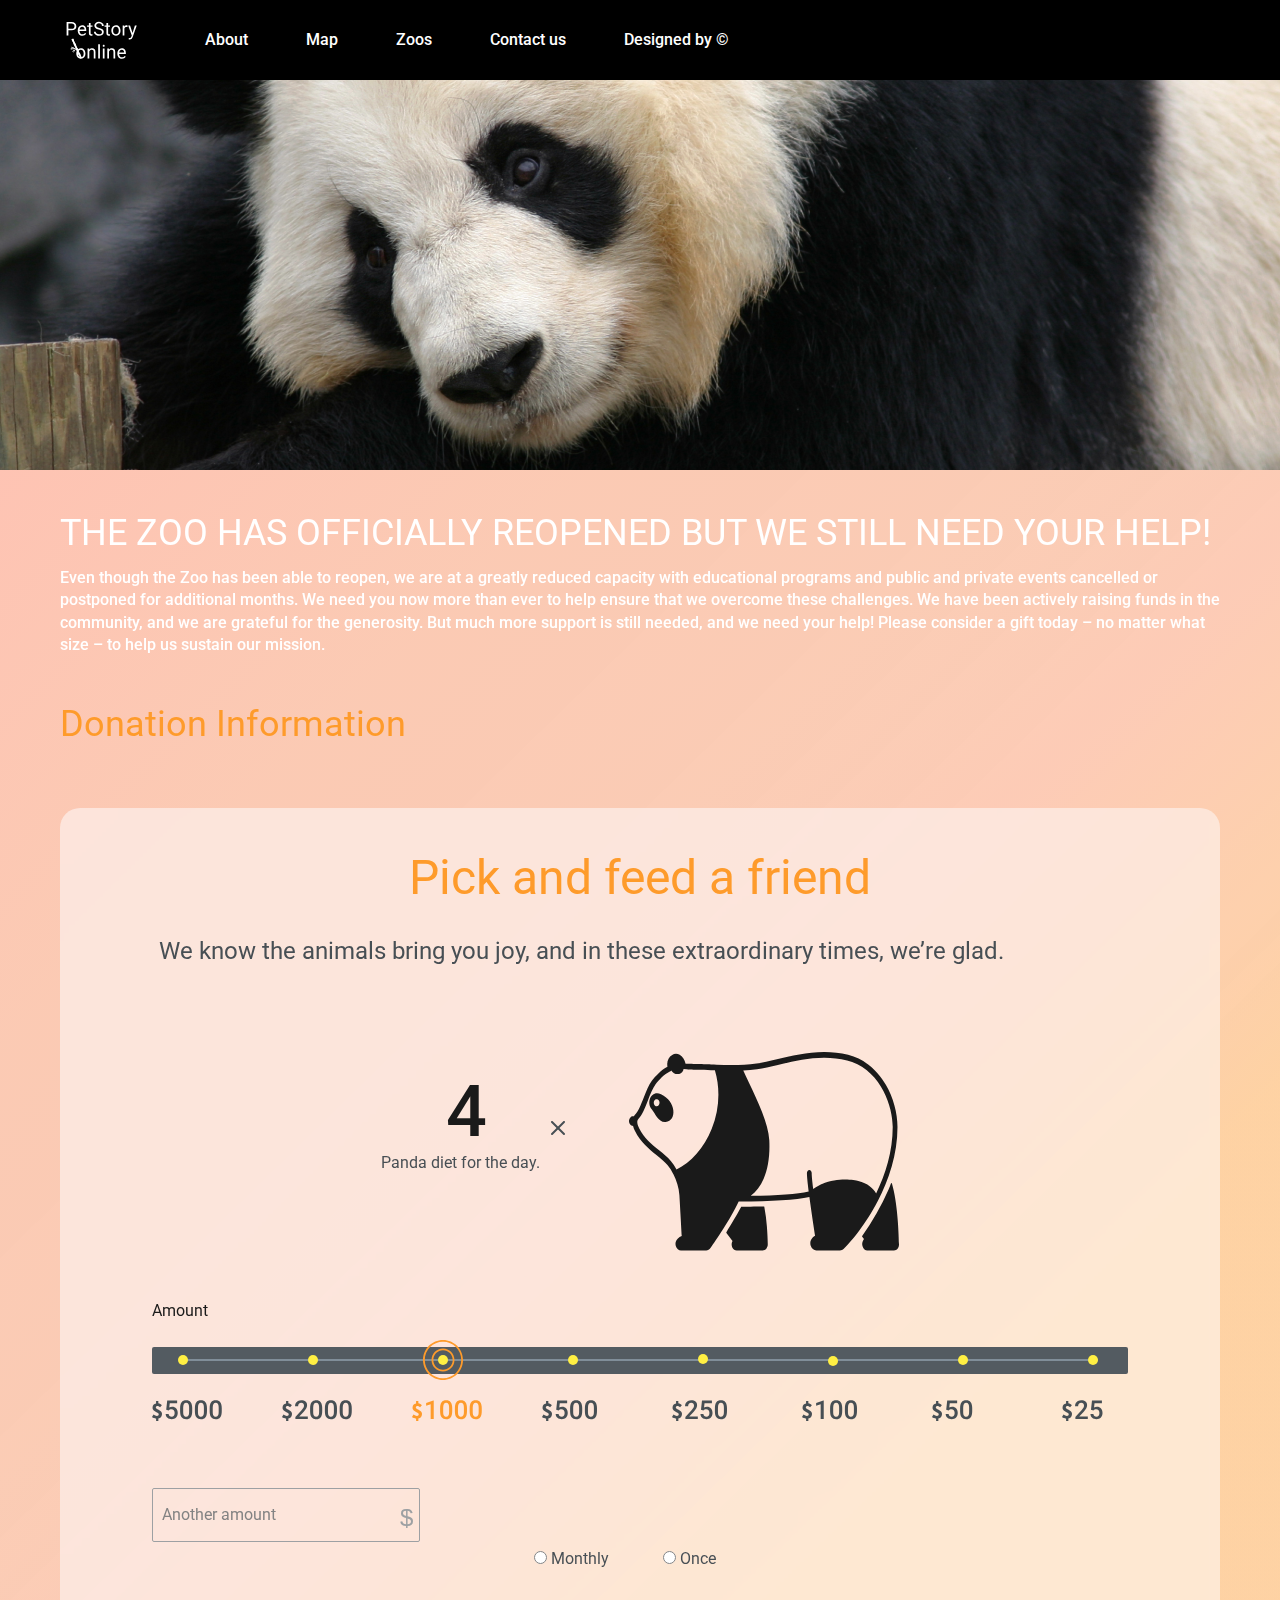
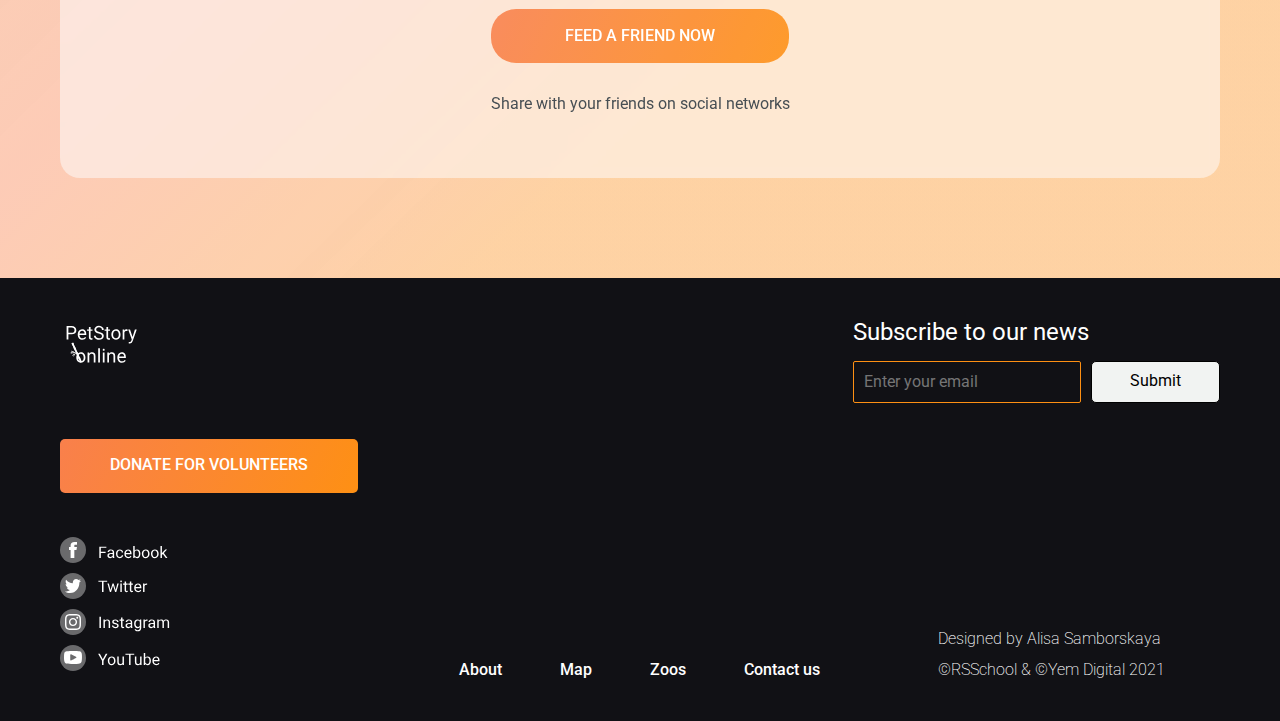
<file: online-zoo/pages/donate.html>
<!DOCTYPE html>
<html lang="en">
    <head>
        <meta charset="UTF-8">
        <meta http-equiv="X-UA-Compatible" content="IE=edge">
        <meta name="viewport" content="width=device-width, initial-scale=1.0">
        <title>online-zoo donate</title>
        <link rel="stylesheet" href="../CSS/stylesDonate.css">
        <link rel="stylesheet" href="../CSS/reset.css">
        <link rel="preconnect" href="https://fonts.gstatic.com">
        <link href="https://fonts.googleapis.com/css2?family=Roboto:wght@400;500&display=swap" rel="stylesheet">
    </head>

    <body>
        <header class="header">
            <div class="wrapper">
                <div class="header__wrapper">
                    <div class="header__logo">
                        <a href="/" class="logo-link">
                            <img src="../assets/svg/logo.svg" alt="online-zoo logo">
                        </a>
                    </div>
                    
                    <nav class="header__nav">
                        <ul class="header__list-nav">
                            <li class="header__item">
                                <a href="/" class="header__link">About</a>
                            </li>
                            <li class="header__item">
                                <!-- перебрасывает на map -->
                                <a href="./map.html" class="header__link">Map</a>
                            </li>
                            <li class="header__item">
                                <!-- перебрасывает на cam-panda-online -->
                                <a href="./camPanda.html" class="header__link">Zoos</a>
                            </li>
                            <li class="header__item">
                                <!-- ничего не делает, либо создать страницу error404 -->
                                <a href="#!" class="header__link">Contact us</a>
                            </li>
                            <li class="header__item">
                                <a href="https://www.figma.com/file/jfEFwkXVj1WRq7sUHDr8os/PetStory-online" class="header__link">Designed by ©</a>
                            </li>
                        </ul>
                    </nav>
                </div>
            </div>
        </header>

        <main class="main">
            <section class="intro"></section>
            
            <section class="pick-feed__width-full">
                <div class="wrapper">
                    <h3 class="pick-feed-wf__title">
                        THE ZOO HAS OFFICIALLY REOPENED BUT WE STILL NEED YOUR HELP!
                    </h3>
                    <p class="pick-feed-wf__text">
                        Even though the Zoo has been able to reopen, we are at a greatly reduced capacity with educational programs and public and private events cancelled or postponed for additional months. We need you now more than ever to help ensure that we overcome these challenges. We have been actively raising funds in the community, and we are grateful for the generosity.  But much more support is still needed, and we need your help! Please consider a gift today – no matter what size – to help us sustain our mission.
                    </p>
                    <h3 class="pick-feed-wf__subtitle">
                        Donation Information
                    </h3>
                </div>
                <div class="pick-feed">
                    <div class="pick-feed__title">
                        Pick and feed a friend
                    </div>
                    <div class="pick-feed__subtitle">
                        We know the animals bring you joy, and in these extraordinary times, we’re glad.
                    </div>
                    <div class="pick-feed__illustr">
                        <div class="pick-feed__illustr-text">
                            <p class="pick-feed__4">
                                4
                            </p>
                            <p class="pick-feed__4-text">
                                <nobr>Panda diet for the day.</nobr>
                            </p>
                        </div>
                        <img src="../assets/svg/Donate/x_icon.svg" alt="" class="x-icon">
                        <img src="../assets/svg/Donate/panda_widget1.svg" alt="Panda" class="pick-feed__panda-pic">
                       
                    </div>
                   
                    <p class="pick-feed__text">Amount</p>
                    
                    <img src="../assets/svg/progress_bar.svg" alt="" class="price-roller">
                    <img src="../assets/svg/price.svg" alt="" class="price">
                    <span>
                        <input type="number" pattern="[0-9]{,4}" placeholder="Another amount" class="another-amount">
                    </span>
                    <form class="input-radio">
                        <input name="date" type="radio" class="radio-monthly" id="monthly">
                        <label for="monthly">Monthly</label>
                        <input name="date" type="radio" class="radio-once" id="once">
                        <label for="once">Once</label>
                    </form>
                    
                    

                    <button type="submit" class="button__feed">
                        Feed a friend now
                    </button>
                    <p class="button-text">Share with your friends on social networks </p>
                </div>
            </section>
        </main>

        <footer class="footer">
            <div class="wrapper">
                <div class="wrapper-footer-top">
                    <div class="footer__logo">
                        <a href="/" class="logo-link">
                            <img src="../assets/svg/logo.svg" alt="online-zoo logo">
                        </a>
                    </div>
                    <div class="email-subscribe">
                        <p class="subtitle-email">
                            Subscribe to our news
                        </p>
                        <p class="email-form-info">
                            <input type="email" placeholder="Enter your email" class="email-form-field">
                            <input type="submit" class="email-form-submit" value="Submit">
                        </p>
                    </div>
                </div>
                <!-- перебрасывает на donate -->
                <a href="./donate.html">
                    <button type="submit" class="button__donate">
                        donate for volunteers
                    </button>
                </a>
    
                <div class="wrapper-footer-bottom">
                    <div class="social-media">
                        <a href="#!" class="sm-link">
                            <img src="../assets/svg/facebook.svg" alt="facebook" class="sm">
                        </a>
                        <a href="#!" class="sm-link">
                            <img src="../assets/svg/twitter.svg" alt="twitter" class="sm">
                        </a>
                        <a href="#!" class="sm-link">
                            <img src="../assets/svg/instagram.svg" alt="instagram" class="sm">
                        </a>
                        <a href="#!" class="sm-link">
                            <img src="../assets/svg/youtube.svg" alt="youtube" class="sm">
                        </a>
                    </div>
                    <nav class="footer-nav">
                        <ul class="footer__list-nav">
                            <li class="header__item">
                                <a href="/" class="header__link">About</a>
                            </li>
                            <li class="header__item">
                                <!-- перебрасывает на map -->
                                <a href="./map.html" class="header__link">Map</a>
                            </li>
                            <li class="header__item">
                                <!-- перебрасывает на cam-panda-online -->
                                <a href="./camPanda.html" class="header__link">Zoos</a>
                            </li>
                            <li class="header__item">
                                <!-- ничего не делает, либо создать страницу error404 -->
                                <a href="#!" class="header__link">Contact us</a>
                            </li>
                           
                           </ul>
                    </nav>
                    <div class="design-by">
                        <div class="footer-margin">
                            <a href="#!" class="text-design-by">
                                Designed by Alisa Samborskaya
                            </a>
                        </div>
                        <div>
                            <a href="#!" class="text-design-by">
                                ©RSSchool & ©Yem Digital 2021
                            </a>
                        </div>
                    </div>
                </div>
    
            </div>
        </footer>
    </body>
    </html>
</file>
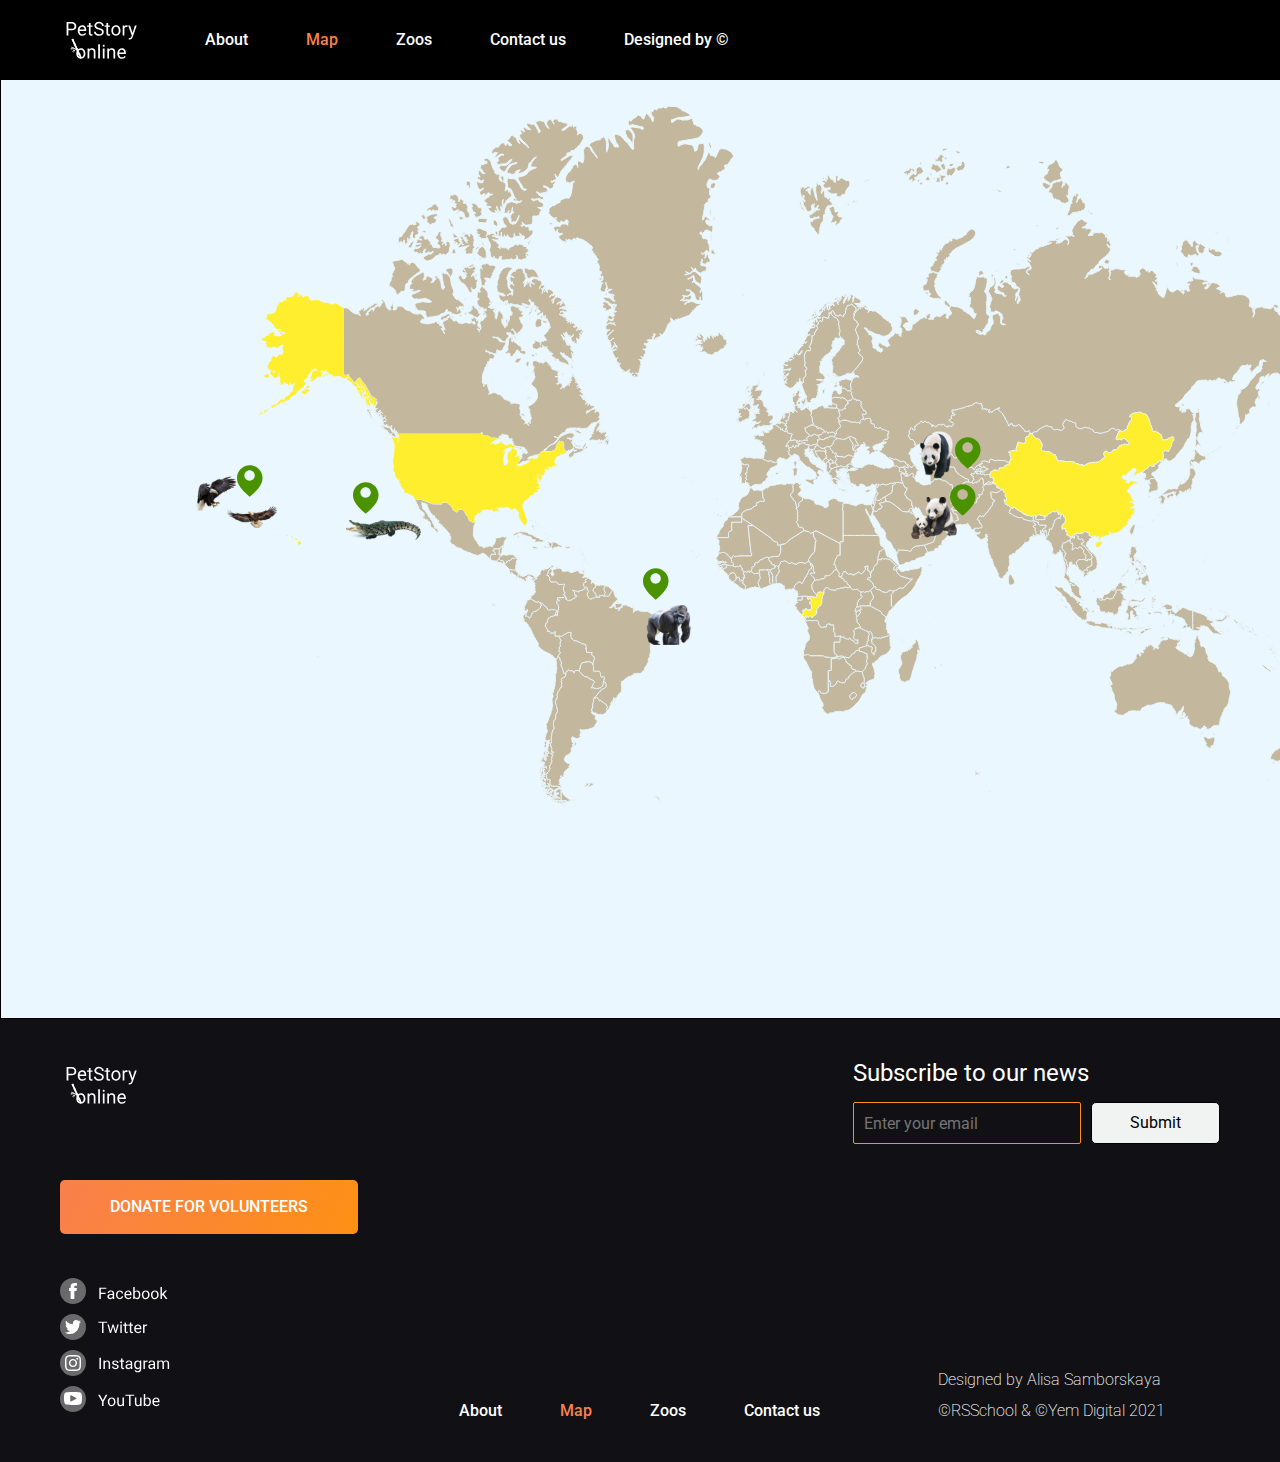
<file: online-zoo/pages/map.html>
<!DOCTYPE html>
<html lang="en">
<head>
    <meta charset="UTF-8">
    <meta http-equiv="X-UA-Compatible" content="IE=edge">
    <meta name="viewport" content="width=device-width, initial-scale=1.0">
    <title>map online-zoo</title>
    <link rel="stylesheet" href="../CSS/styleMap.css">
    <link rel="stylesheet" href="../CSS/reset.css">
    <link rel="preconnect" href="https://fonts.gstatic.com">
    <link href="https://fonts.googleapis.com/css2?family=Roboto:wght@400;500&display=swap" rel="stylesheet">
</head>

<body>


    <header class="header">
        <div class="wrapper">
            <div class="header__wrapper">
                <div class="header__logo">
                    <a href="/" class="logo-link">
                        <img src="../assets/svg/logo.svg" alt="online-zoo logo">
                    </a>
                </div>
                
                <nav class="header__nav">
                <ul class="header__list-nav">
                    <li class="header__item">
                        <a href="/" class="header__link">About</a>
                    </li>
                    <li class="header__item">
                        <!-- перебрасывает на map -->
                        <a href="./map.html" class="header__link li-active">Map</a>
                    </li>
                    <li class="header__item">
                        <!-- перебрасывает на cam-panda-online -->
                        <a href="./camPanda.html" class="header__link">Zoos</a>
                    </li>
                    <li class="header__item">
                        <!-- ничего не делает, либо создать страницу error404 -->
                        <a href="#!" class="header__link">Contact us</a>
                    </li>
                    <li class="header__item">
                        <a href="https://www.figma.com/file/jfEFwkXVj1WRq7sUHDr8os/PetStory-online" class="header__link">Designed by ©</a>
                    </li>
                </ul>
                </nav>
            </div>
        </div>
    </header>

    <main class="main">
        <section class="map__width-full">
            <p class="wrap-map">
                <img src="../assets/svg/Map/map.svg" alt="Map" class="map-ground">
            </p>
            <div class="eagles">
            <a href="./camEagle.html">
                <img src="../assets/svg/Map/eagle1.svg" alt="Eagle" class="eagles-pic1">
                <img src="../assets/svg/Map/eagle2.svg" alt="Eagle" class="eagles-pic2">
                <img src="../assets/svg/Map/vector.svg" alt="" class="vector v-eagle">
            </a>
            </div>
            <div class="pandas">
            <a href="./camPanda.html">
                <img src="../assets/svg/Map/panda.svg" alt="Panda" class="panda-pic1">
                <img src="../assets/svg/Map/pandas.svg" alt="Pandas" class="panda-pic2">
                <img src="../assets/svg/Map/vector.svg" alt="" class="vector v-panda1">
                <img src="../assets/svg/Map/vector.svg" alt="" class="vector v-panda2">
            </a>
            </div>
            <div class="alligators">
            <a href="./camAlligator.html">
                <img src="../assets/svg/Map/lonely-crocodile.svg" alt="Alligator" class="alligator-pic">
                <img src="../assets/svg/Map/vector.svg" alt="" class="vector v-alligator">
            </a>
            </div>
            <div class="gorillas">
            <a href="./camGorilla.html">
                <img src="../assets/svg/Map/gorillas.svg" alt="Gorillas" class="gorilla-pic">
                <img src="../assets/svg/Map/vector.svg" alt="" class="vector v-gorilla">
            </a>
            </div>
        </section>
    </main>

    <footer class="footer">
        <div class="wrapper">
            <div class="wrapper-footer-top">
                <div class="footer__logo">
                    <a href="/" class="logo-link">
                        <img src="../assets/svg/logo.svg" alt="online-zoo logo">
                    </a>
                </div>
                <div class="email-subscribe">
                    <p class="subtitle-email">
                        Subscribe to our news
                    </p>
                    <p class="email-form-info">
                        <input type="email" placeholder="Enter your email" class="email-form-field">
                        <input type="submit" class="email-form-submit" value="Submit">
                    </p>
                </div>
            </div>
            <!-- перебрасывает на donate -->
            <a href="./donate.html">
                <button type="submit" class="button__donate">
                    donate for volunteers
                </button>
            </a>

            <div class="wrapper-footer-bottom">
                <div class="social-media">
                    <a href="#!" class="sm-link">
                        <img src="../assets/svg/facebook.svg" alt="facebook" class="sm">
                    </a>
                    <a href="#!" class="sm-link">
                        <img src="../assets/svg/twitter.svg" alt="twitter" class="sm">
                    </a>
                    <a href="#!" class="sm-link">
                        <img src="../assets/svg/instagram.svg" alt="instagram" class="sm">
                    </a>
                    <a href="#!" class="sm-link">
                        <img src="../assets/svg/youtube.svg" alt="youtube" class="sm">
                    </a>
                </div>
                <nav class="footer-nav">
                    <ul class="footer__list-nav">
                        <li class="header__item">
                            <a href="/" class="header__link">About</a>
                        </li>
                        <li class="header__item">
                            <!-- перебрасывает на map -->
                            <a href="./map.html" class="header__link li-active">Map</a>
                        </li>
                        <li class="header__item">
                            <!-- перебрасывает на cam-panda-online -->
                            <a href="./camPanda.html" class="header__link">Zoos</a>
                        </li>
                        <li class="header__item">
                            <!-- ничего не делает, либо создать страницу error404 -->
                            <a href="#!" class="header__link">Contact us</a>
                        </li>
                       
                       </ul>
                </nav>
                <div class="design-by">
                    <div class="footer-margin">
                        <a href="#!" class="text-design-by">
                            Designed by Alisa Samborskaya
                        </a>
                    </div>
                    <div>
                        <a href="#!" class="text-design-by">
                            ©RSSchool & ©Yem Digital 2021
                        </a>
                    </div>
                </div>
            </div>

        </div>
    </footer>
</body>
</html>
</file>
<file: online-zoo/CSS/style.css>
html {
  box-sizing: border-box;
}

*,
*::before,
*::after {
  box-sizing: inherit;
}

body {
  font-family: "Roboto", sans-serif;
  font-style: normal;
  font-weight: normal;
}

.wrapper {
  max-width: 1160px;
  height: 100%;
  margin: 0 auto;
}

/* HEADER STYLES START */

.header {
  position: absolute;
  width: 100%;
  height: 80px;
  background: #000000;
}

.header__wrapper {
  width: 100%;
  height: 100%;
  display: flex;
  align-items: center;
}

.header__logo {
  margin-right: 63px;
}

.header__logo-pic {
  border: 1px solid #ffffff;
  border-radius: 2px;
}

.logo-link:hover,
.logo-link:focus,
.logo-link:active {
  opacity: 0.75;
}

.header__list-nav {
  display: flex;
  height: 22px;
}

.header__item {
  margin-right: 58px;
}

.header__item:last-child {
  margin-right: 0;
}

.header__link {
  font-family: "Roboto", sans-serif;
  font-weight: 500;
  font-size: 16px;
  line-height: 140%;
  color: white;
  text-decoration: none;
}

.header__link:hover {
  opacity: 0.75;
}

.header__link:active {
  color: #f9804b;
}

.item-active {
  font-family: "Roboto", sans-serif;
  font-style: normal;
  font-weight: 500;
  font-size: 16px;
  line-height: 140%;
  color: #f9804b;
  cursor: default;
}

.header__burger {
  position: relative;
  width: 18px;
  height: 10px;
  display: none;
}

.header__burger:hover {
  opacity: 0.75;
}

.burger__line {
  position: absolute;
  width: 100%;
  height: 2px;
  display: block;
  background-color: #ffffff;
  border-radius: 1px;
  margin-bottom: 2px;
}

.burger__line:last-child {
  margin-bottom: 0;
}

.burger__line-1 {
  top: 0;
}

.burger__line-2 {
  top: 4px;
}

.burger__line-3 {
  bottom: 0;
}

/* HEADER STYLES END */

/* INTRO STYLES START (Watch your favorite animal online)*/

.intro {
  background: url(../assets/Landing/Giant\ Panda.jpg) no-repeat center;
  background-size: cover;
  width: 100%;
  height: 780px;
}

.intro__wrapper {
  width: 100%;
  height: 100%;
}

.ellipse-for-title {
  position: absolute;
  width: 465px;
  height: 465px;
  left: calc(50% - 465px / 2 + 239.5px);
  top: 92px;
}

.intro__title {
  position: absolute;
  width: 500.31px;
  height: 400px;
  left: calc(50% - 500.31px / 2 + 330.15px);
  top: 166px;
  font-family: "Roboto", sans-serif;
  font-weight: bold;
  font-style: normal;
  font-size: 106.496px;
  line-height: 75%;
  text-align: center;
  text-transform: uppercase;
  color: #ffffff;
}

.intro__title-color {
  color: #ffee2e;
}

.button__watch-online {
  /* text */
  font-family: "Roboto", sans-serif;
  font-weight: 500;
  font-size: 16px;
  line-height: 140%;
  text-align: center;
  text-transform: uppercase;
  color: #ffffff;
  /* button */
  position: absolute;
  top: 626px;
  left: calc(50% - 298px / 2 + 332px);
  width: 298px;
  height: 54px;
  background: linear-gradient(113.96deg, #f9804b 1.49%, #fe9013 101.44%);
  border-radius: 25px;
  border: none;
}

.button__watch-online:hover {
  background: linear-gradient(113.96deg, #f9804b 1.49%, #feb413 101.44%);
}

.button__watch-online:active {
  background: #4b9200;
}

/* INTRO STYLES END */

/* THE BACKSTAGE STYLES START */

.backstage {
  background: url(../assets/Landing/background_flower.png) no-repeat right top
    12px;
  padding-top: 140px;
  padding-bottom: 177px;
}

.backstage__wrapper {
  display: grid;
  grid-template-columns: repeat(2, 1fr);
  column-gap: 87px;
}

.backstage__pic {
  width: 609px;
  height: 403px;
}

.backstage__text {
  width: 465px;
}

.backstage__title {
  font-family: "Roboto", sans-serif;
  font-size: 48px;
  line-height: 120%;
  color: #333b41;
  margin-bottom: 20px;
}

.backstage__title-text {
  font-family: "Roboto", sans-serif;
  font-size: 16px;
  line-height: 130%;
  color: #333b41;
  margin-bottom: 54px;
}

.backstage__subtitle {
  font-family: "Roboto", sans-serif;
  font-size: 24px;
  line-height: 120%;
  color: #333b41;
  margin-bottom: 34px;
}

.backstage__subtitle-text {
  font-family: "Roboto", sans-serif;
  font-size: 16px;
  line-height: 140%;
  color: #333b41;
}

/* THE BACKSTAGE STYLES END */

/* ANIMALS STYLES START (Pets) */

.animals {
  background: url(../assets/Landing/background_palm.png) no-repeat bottom left,
    url(../assets/Landing/background_strelitzia.png) no-repeat bottom right;
}

.animals__wrapper {
  width: 100%;
  overflow: hidden;
}

.vector__wrap {
  max-width: 1322px;
  margin: 0 auto;
}

.animals__vector-left {
  position: absolute;
  top: 1905px;
  width: 62px;
  height: 62px;
  border-radius: 50%;
  background: linear-gradient(113.96deg, #f9804b 1.49%, #fe9013 101.44%);
  display: flex;
  justify-content: center;
  align-items: center;
}

.animals__vector-right {
  position: absolute;
  margin-left: 1260px;
  top: 1905px;
  width: 62px;
  height: 62px;
  border-radius: 50%;
  background: linear-gradient(113.96deg, #f9804b 1.49%, #fe9013 101.44%);
  display: flex;
  justify-content: center;
  align-items: center;
}

.animals__vector-left:hover,
.animals__vector-right:hover {
  background: linear-gradient(113.96deg, #f9804b 1.49%, #feb413 101.44%);
}

.animals__vector-left:active,
.animals__vector-right:active {
  background: #4b9200;
}

.animals-cards__wrap {
  display: flex;
  flex-wrap: wrap;
  justify-content: space-around;
  height: 873px;
  margin: 0 -13px;
}

.animal-card {
  width: 366px;
  height: 426px;
  border: 1px solid #fe9013;
  border-radius: 5px;
  /* margin-bottom: 20px; */
  overflow: hidden;
  cursor: pointer;
  position: relative;
  animation: 1s ease-in-out;
  display: none;
}

.animal-card__pic-wrap {
  width: 366px;
  height: 366px;
  overflow: hidden;
}

.animal-card__pic {
  width: 366px;
  height: 366px;
  transition: 1s all ease-in-out;
}

.animal-card:hover .animal-card__pic {
  transform: scale(1.1);
  filter: brightness(0.6);
}

.animal-card:hover .animal-card__text-animation {
  transform: translateY(-100%);
}

.animal-card__text-animation {
  font-family: "Roboto", sans-serif;
  font-weight: 300;
  line-height: 120%;
  color: white;
  font-size: 20px;
  /* --- */
  width: 100%;
  height: 100%;
  text-align: center;
  transition: all 1s ease;
  padding-top: 40%;
}

.animal-card__text-animation-title {
  text-decoration: none;
  font-size: 30px;
  text-transform: uppercase;
  margin-bottom: 10px;
}

.animal-card__text-wrap {
  display: flex;
  justify-content: space-between;
  padding: 7px 12px 14px 15px;
}

.animal-card__title {
  font-family: "Roboto", sans-serif;
  font-weight: 500;
  font-size: 16px;
  line-height: 140%;
  text-transform: uppercase;
  color: #000000;
  margin: 0;
}

.animal-card__subtitle {
  font-family: "Roboto", sans-serif;
  font-weight: 300;
  font-size: 15px;
  line-height: 120%;
  color: #000000;
}

.animals__button-wrap {
  width: 298px;
  margin: 0 auto;
  margin-top: 80px;
  padding-bottom: 100px;
}

.button__choose-your-favorite {
  /* text */
  font-family: "Roboto", sans-serif;
  font-weight: 500;
  font-size: 16px;
  line-height: 140%;
  text-align: center;
  text-transform: uppercase;
  color: #ffffff;
  /* button */
  border: none;
  width: 298px;
  height: 54px;
  background: #fe9013;
  border-radius: 25px;
}

.button__choose-your-favorite:hover {
  background: linear-gradient(113.96deg, #f9804b 1.49%, #feb413 101.44%);
}

.button__choose-your-favorite:active {
  background: #4b9200;
}

.to-left {
  animation-name: left;
}

.to-right {
  animation-name: right;
  animation-direction: reverse;
}

.from-left {
  animation-name: left;
  animation-direction: reverse;
}

.from-right {
  animation-name: right;
}

@keyframes left {
  from {
    left: 0;
  }
  to {
    left: -100%;
  }
}

@keyframes right {
  from {
    left: 100%;
  }
  to {
    left: 0;
  }
}

.active,
.next {
  display: block;
}

.animal-card.origin {
  top: 0;
}

.next {
  position: relative;
}

.new {
  position: relative;
  top: -102%;
}

/* ANIMALS STYLES END (Pets) */

/* PEEK-FEED STYLES START (Pick and feed a friend) */

.pick-feed {
  background: linear-gradient(
      315.75deg,
      rgba(254, 210, 144, 0.7) 30.06%,
      #febdab 100.95%,
      rgba(254, 210, 144, 0.7) 106.36%
    ),
    linear-gradient(
      315.75deg,
      rgba(254, 189, 171, 0.74) 30.06%,
      rgba(243, 169, 248, 0.66) 50.74%,
      #e0d8f0 80.49%,
      #eaf7fe 127.9%,
      #eaf7fe 149.54%
    ),
    linear-gradient(
      315.75deg,
      rgba(254, 189, 171, 0.74) 30.06%,
      rgba(243, 169, 248, 0.66) 50.74%,
      #e0d8f0 80.49%,
      #eaf7fe 127.9%,
      #eaf7fe 149.54%
    );
  opacity: 0.9;
  padding-top: 69px;
  padding-bottom: 100px;
}

.pick-feed__wrapper {
  width: 100%;
  height: 100%;
  background: rgba(253, 253, 255, 0.52);
  border-radius: 20px;
}

.pick-feed__title1 {
  font-family: "Roboto", sans-serif;
  font-size: 48px;
  line-height: 120%;
  text-align: center;
  color: #fe9013;
  padding-top: 41px;
  margin-bottom: 30px;
}

.pick-feed__subtitle {
  font-family: "Roboto", sans-serif;
  font-size: 24px;
  line-height: 120%;
  color: #333b41;
  margin-left: 99px;
  margin-bottom: 40px;
}

.pick-feed__text1 {
  font-family: "Roboto", sans-serif;
  font-weight: 500;
  font-size: 16px;
  line-height: 130%;
  color: #333b41;
  margin-left: 99px;
  margin-bottom: 10px;
}

.pick-feed__text2 {
  font-family: "Roboto", sans-serif;
  font-size: 16px;
  line-height: 130%;
  width: 872px;
  height: 42px;
  color: #333b41;
  margin-left: 99px;
  margin-bottom: 60px;
}

.pick-feed__donate-link {
  color: #333b41;
  text-decoration: none;
  border-bottom: 1px solid #fe9013;
}

.pick-feed__donate-link:active {
  color: #fe9013;
}

.pick-feed__title2 {
  font-family: "Roboto", sans-serif;
  font-size: 36px;
  line-height: 130%;
  color: #333b41;
  text-align: center;
  margin-bottom: 40px;
}

.instruction__wrap {
  max-width: 764px;
  margin: 0 auto;
}

.instruction__img {
  display: grid;
  grid-template-columns: repeat(5, 1fr);
  column-gap: 30px;
  max-width: 764px;
  margin-bottom: 62px;
}

.instr__card {
  width: 168px;
  height: 244px;
}

.instr-card__vector {
  width: 69px;
  padding-top: 64.5px;
}

.instr-card__arrow-down-1 {
  display: none;
}

.instr-card__arrow-down-2 {
  display: none;
}

.instr-card__arrow-right-1 {
  display: none;
}

.instr-card__arrow-right-2 {
  display: none;
}

.instr-card__step1 {
  width: 168px;
  height: 168px;
  border: 1px solid #fe9013;
  border-radius: 5px;
  background: url(../assets/svg/Landing/st1_pay.svg) no-repeat center;
  background-color: #ffffff;
}

.instr-card__step2 {
  width: 168px;
  height: 168px;
  border: 1px solid #fe9013;
  border-radius: 5px;
  background: url(../assets/svg/Landing/st2_zoo.svg) no-repeat center;
  background-color: #ffffff;
}

.instr-card__step3 {
  width: 168px;
  height: 168px;
  border: 1px solid #fe9013;
  border-radius: 5px;
  background: url(../assets/svg/Landing/st3_monkey.svg) no-repeat center;
  background-color: #ffffff;
}

.instr-card__text {
  padding-top: 30px;
  width: 168px;
  height: 76px;
  font-family: "Roboto", sans-serif;
  font-size: 16px;
  line-height: 22px;
  color: #333b41;
}

.pick-feed__button-wrap {
  width: 298px;
  margin: 0 auto;
}

.pick-feed__button-feed {
  /* text */
  font-family: "Roboto", sans-serif;
  font-weight: 500;
  font-size: 16px;
  line-height: 140%;
  text-align: center;
  text-transform: uppercase;
  color: #ffffff;
  /* button */
  background: linear-gradient(113.96deg, #f9804b 1.49%, #fe9013 101.44%);
  border-radius: 25px;
  border: none;
  width: 298px;
  height: 54px;
  margin-bottom: 59px;
}

.pick-feed__button-feed:hover {
  background: linear-gradient(113.96deg, #f9804b 1.49%, #feb413 101.44%);
}

.pick-feed__button-feed:active {
  background: #4b9200;
}

/* PEEK-FEED STYLES END (Pick and feed a friend) */

/* TESTIMONIALS STYLES START */

.testimonials {
  width: 100%;
  background: url(../assets/Landing/background_leav.png) no-repeat bottom right;
}

.testimonials__wrapper {
  width: 100%;
  height: 100%;
  padding: 140px 0 180px;
}

.testimonials__title {
  font-family: "Roboto", sans-serif;
  font-size: 36px;
  line-height: 130%;
  text-align: center;
  color: #333b41;
  margin-bottom: 47px;
}

.testimonials__pic {
  overflow: hidden;
  margin-bottom: 21px;
  display: flex;
  grid-gap: 23px;
  padding-left: 15px;
  justify-content: space-between;
}

.testimonials__item {
  position: relative;
  min-width: 268px;
  height: 389px;
  background: #f1f3f2;
  border-radius: 20px;
  padding: 15px 15px 19px 16px;
  margin: 2px 0px 2px 0;
}

.testimonials__item::before {
  position: absolute;
  content: "";
  top: -2px;
  bottom: -2px;
  left: -2px;
  right: -2px;
  background: -o-linear-gradient(
      134.25deg,
      rgba(254, 189, 171, 0.74) 30.06%,
      rgba(243, 169, 248, 0.66) 50.74%,
      #e0d8f0 80.49%,
      #eaf7fe 127.9%,
      #eaf7fe 149.54%
    ),
    -o-linear-gradient(134.25deg, rgba(254, 189, 171, 0.74) 30.06%, rgba(
            243,
            169,
            248,
            0.66
          )
          50.74%, #e0d8f0 80.49%, #eaf7fe 127.9%, #eaf7fe 149.54%);
  background: linear-gradient(
      315.75deg,
      rgba(254, 189, 171, 0.74) 30.06%,
      rgba(243, 169, 248, 0.66) 50.74%,
      #e0d8f0 80.49%,
      #eaf7fe 127.9%,
      #eaf7fe 149.54%
    ),
    linear-gradient(
      315.75deg,
      rgba(254, 189, 171, 0.74) 30.06%,
      rgba(243, 169, 248, 0.66) 50.74%,
      #e0d8f0 80.49%,
      #eaf7fe 127.9%,
      #eaf7fe 149.54%
    );
  border-radius: 22px;
  z-index: -1;
}

.testimonials__item-header {
  display: grid;
  grid-template-columns: 37px 1fr;
  column-gap: 10px;
}

.testimonials__user-info {
  margin-bottom: 10px;
}

.testimonials__info {
  display: flex;
  font-family: "Roboto", sans-serif;
  font-weight: 300;
  font-size: 15px;
  line-height: 18px;
  color: #bdbdbd;
  align-content: center;
}

.testimonials__name {
  font-family: "Roboto", sans-serif;
  font-style: normal;
  font-weight: normal;
  font-size: 16px;
  line-height: 19px;
  color: #000000;
  margin-bottom: 1px;
}

.testimonials__dot {
  display: inline-block;
  margin: 0 5px 0 6px;
}

.testimonials__content {
  height: 309px;
  font-family: "Roboto", sans-serif;
  font-weight: 300;
  font-size: 15px;
  line-height: 19px;
  color: #767474;
  overflow-y: scroll;
}

.line-scroll__wrap {
  width: 599px;
  margin: 0 auto 27px;
}

.line-scroll {
  width: 100%;
  border-radius: 5px;
  background: #f5f7f6;
  /* убирает дефолтный дезайн */
  -webkit-appearance: none;
  height: 10px;
  padding-bottom: 0.5px;
  border: 1px solid transparent;
  background-image: linear-gradient(#f5f7f6, #f5f7f6),
    linear-gradient(
      to top left,
      rgba(254, 189, 171, 0.74) 30.06%,
      rgba(243, 169, 248, 0.66) 50.74%,
      #e0d8f0 80.49%,
      #eaf7fe 127.9%,
      #eaf7fe 149.54%
    ),
    linear-gradient(
      to top left,
      rgba(254, 189, 171, 0.74) 30.06%,
      rgba(243, 169, 248, 0.66) 50.74%,
      #e0d8f0 80.49%,
      #eaf7fe 127.9%,
      #eaf7fe 149.54%
    );
  background-origin: border-box;
  background-clip: padding-box, border-box;
}

.line-scroll::-webkit-slider-thumb {
  appearance: none;
  width: 116px;
  height: 6px;
  border-radius: 4px;
  background: #fe9013;
  cursor: pointer;
}

.line-scroll::-webkit-slider-thumb:hover {
  background: linear-gradient(113.96deg, #f9804b 1.49%, #feb413 101.44%);
}

.line-scroll::-webkit-slider-thumb:active {
  background: #4b9200;
}

.button__leave-feedback {
  /* text */
  font-family: "Roboto", sans-serif;
  font-weight: 500;
  font-size: 16px;
  line-height: 140%;
  text-align: center;
  text-transform: uppercase;
  color: #ffffff;
  /* button */
  background: linear-gradient(113.96deg, #f9804b 1.49%, #fe9013 101.44%);
  border-radius: 5px;
  width: 298px;
  height: 54px;
  border: none;
}

.button__leave-feedback:hover {
  background: linear-gradient(113.96deg, #f9804b 1.49%, #feb413 101.44%);
}

.button__leave-feedback:active {
  background: #4b9200;
}

/* TESTIMONIALS STYLES END */

/* FOOTER STYLES START */

.footer {
  position: absolute;
  width: 100%;
  height: 443px;
  background: #111115;
}

.wrapper__footer {
  max-width: 1160px;
  height: 100%;
  margin: 0 auto;
}

.footer__wrapper-top {
  padding-top: 40px;
  display: flex;
  height: 125px;
  margin-bottom: 36px;
  justify-content: space-between;
}

.footer__logo-pic {
  border: 0.5px solid #ffffff;
  border-radius: 2px;
}

.footer__logo-pic-min {
  display: none;
}

.email__subtitle {
  height: 29px;
  font-family: "Roboto", sans-serif;
  font-size: 24px;
  line-height: 120%;
  color: #ffffff;
  margin-bottom: 14px;
}

.email__form {
  display: flex;
  flex-wrap: wrap;
  width: 367px;
}

.email__form-field {
  background-color: transparent;
  border: 0.7px solid #fe9013;
  border-radius: 2px;
  width: 228px;
  height: 42px;
  margin-right: 10px;
  padding-left: 10px;
  font-family: "Roboto", sans-serif;
  font-size: 16px;
  line-height: 140%;
  color: #bdbdbd;
}

.email__form-field:focus,
.email__form-field:active {
  border: 0.7px solid #4b9200;
}

.email__form-field:focus:invalid {
  color: #d31414;
  border: 0.7px solid #d31414;
}

.email__form-submit {
  width: 129px;
  height: 42px;
  background: #f1f3f2;
  border: 1px solid #000000;
  box-sizing: border-box;
  border-radius: 5px;
  font-family: "Roboto", sans-serif;
  font-size: 16px;
  line-height: 140%;
  text-align: center;
  color: #000000;
}

.email__form-submit:active {
  border: 1px solid #4b9200;
  color: #4b9200;
}

.email__form-field:focus:invalid + .email__form-submit {
  border: 1px solid #d31414;
  color: #d31414;
}

.email__form-field:focus:valid + .email__form-submit {
  border: 1px solid #000000;
  color: #000000;
}

.footer__button-donate {
  /* button */
  width: 298px;
  height: 54px;
  background: linear-gradient(113.96deg, #f9804b 1.49%, #fe9013 101.44%);
  border-radius: 5px;
  /* text */
  font-family: "Roboto", sans-serif;
  font-weight: 500;
  font-size: 16px;
  line-height: 140%;
  text-align: center;
  text-transform: uppercase;
  color: #ffffff;
  border: none;
  margin-bottom: 44px;
}

.footer__button-donate:hover {
  background: linear-gradient(113.96deg, #f9804b 1.49%, #feb413 101.44%);
}

.footer__button-donate:active {
  background: #4b9200;
}

.footer__wrapper-bottom {
  display: flex;
  flex-wrap: wrap;
  align-items: flex-end;
}

.social-media {
  display: grid;
  row-gap: 10px;
  margin-right: 288px;
  align-items: flex-end;
}

.sm {
  margin-right: 12px;
}

.sm-link:hover .sm circle {
  fill: #4b9200;
}

.sm-text {
  font-family: "Roboto", sans-serif;
  font-style: normal;
  font-weight: normal;
  font-size: 16px;
  line-height: 140%;
  color: #ffffff;
}

.sm-link {
  display: flex;
  align-items: center;
  text-decoration: none;
}

.sm-link:hover .sm-text {
  color: #4b9200;
}

.footer__list-nav {
  display: flex;
  width: 362px;
  height: 22px;
  margin-right: 170px;
}

.footer__item {
  margin-right: 58px;
  font-family: "Roboto", sans-serif;
  font-weight: normal;
  font-size: 16px;
  line-height: 140%;
  color: #ffffff;
}

.footer__item:last-child {
  margin-right: 0;
  white-space: nowrap;
}

.footer__link {
  font-family: "Roboto", sans-serif;
  font-weight: 500;
  font-size: 16px;
  line-height: 140%;
  color: white;
  text-decoration: none;
}

.footer__link:hover {
  opacity: 0.75;
}

.footer__link:active {
  color: #f9804b;
}

.design-by {
  display: grid;
  row-gap: 10px;
}

.design-by__text {
  margin-bottom: 10px;
  font-family: "Roboto", sans-serif;
  font-weight: 200;
  font-size: 16px;
  line-height: 130%;
  color: #ffffff;
  text-decoration-color: transparent;
  margin-bottom: 10px;
}

.design-by__text:active,
.design-by__text:hover {
  color: #4b9200;
  text-decoration: none;
  border-bottom: 1px solid #4b9200;
}

/* FOOTER STYLES END */

@media screen and (min-width: 320px) and (max-width: 639px) {
  .wrapper {
    width: 100%;
    padding: 0 10px;
  }

  /* HEADER STYLES START */

  .header {
    height: 34px;
  }

  .header__wrapper {
    justify-content: space-between;
  }

  .header__logo-pic {
    height: 30px;
    width: 47px;
    border: none;
  }

  .header__burger {
    display: block;
    cursor: pointer;
  }

  .header__list-nav {
    display: none;
  }

  /* HEADER STYLES END */

  /* INTRO STYLES START */

  .intro {
    height: 221px;
  }

  .ellipse-for-title {
    width: 119px;
    height: 119px;
    left: calc(50% - 119.09px / 2 + 62.45px);
    top: 56.17px;
  }

  .intro__title {
    width: 128.13px;
    height: 102.44px;
    left: calc(50% - 128.13px / 2 + 85.67px);
    top: 75.12px;
    font-size: 28px;
  }

  .button__watch-online {
    left: calc(50% - 298px / 2);
    top: 241px;
  }

  /* INTRO STYLES END */

  /* THE BACKSTAGE STYLES START */

  .backstage {
    background: url(../assets/Landing/flower_foto.320px.png) no-repeat right top
      38.04px;
    padding-top: 104.04px;
    padding-bottom: 37px;
  }

  .backstage__wrapper {
    display: block;
  }

  .backstage__pic {
    display: none;
  }

  .backstage__text {
    width: 100%;
  }

  .backstage__title {
    font-size: 24px;
    margin-bottom: 10px;
  }

  .backstage__title-text {
    margin-bottom: 20px;
  }

  .backstage__subtitle {
    margin-bottom: 10px;
  }
  
  /* THE BACKSTAGE STYLES START */

  /* ANIMALS STYLES START */

  .animals {
    background: url(../assets/Landing/palm_foto.320px.png) no-repeat bottom left,
      url(../assets/Landing/strelitzia.320px.png) no-repeat bottom -5px right;
  }

  .animals__wrapper {
    max-width: 285.24px;
    margin: 0 auto;
  }

  .vector__wrap {
    display: none;
  }

  .animal-card {
    width: 285px;
    height: 332px;
  }

  .animal-card__pic-wrap {
    width: 285.24px;
    height: 285.24px;
  }

  .animal-card__fifth,
  .animal-card__sixth {
    display: none;
  }

  .animals-cards__wrap {
    grid-template-columns: repeat(1, 1fr);
    row-gap: 20px;
    overflow-y: scroll;
  }

  .animal-card__pic {
    width: 285.24px;
    height: 285.24px;
  }

  .animal-card__text-wrap {
    padding: 6px 4px 0 11px;
  }

  .animal-card__title {
    font-size: 13px;
    height: 17px;
  }

  .animal-card__subtitle {
    font-size: 12px;
    height: 14px;
  }

  .food-icon {
    width: 37px;
    height: 29px;
  }

  .animals__button-wrap {
    margin-top: 20px;
    padding-bottom: 60px;
  }

  /* ANIMALS STYLES END */

  /* PICK-FEED STYLES START */

  .pick-feed {
    padding-top: 20px;
    padding-bottom: 20px;
  }

  .pick-feed__title1 {
    font-size: 24px;
    padding-top: 20px;
    margin-bottom: 10px;
  }

  .pick-feed__subtitle {
    font-size: 18px;
    text-align: center;
    margin-left: auto;
    margin-bottom: 20px;
  }

  .pick-feed__text1 {
    display: none;
  }

  .pick-feed__text2 {
    display: none;
  }

  .pick-feed__title2 {
    font-size: 24px;
    line-height: 120%;
    margin-bottom: 20px;
  }

  .instruction__wrap {
    max-width: 168px;
  }

  .instruction__img {
    grid-template-columns: repeat(1, 1fr);
    row-gap: 20px;
    max-width: 168px;
    margin-bottom: 50px;
  }

  .instr__card {
    height: 222px;
  }

  .instr-card__vector {
    display: none;
  }

  .instr-card__arrow-down-1 {
    display: inherit;
    position: relative;
    top: -40px;
    left: 133px;
  }

  .instr-card__arrow-down-2 {
    display: inherit;
    position: relative;
    top: -55px;
    left: 133px;
  }

  .instr-card__text {
    padding-top: 12px;
    height: 64px;
  }

  .pick-feed__button-feed {
    margin-bottom: 40px;
  }

  /* PICK-FEED STYLES END */

  /* TESTIMONIALS STYLES START */

  .testimonials {
    background: url(../assets/Landing/leav_foto.320px.png) no-repeat bottom
      right;
  }

  .testimonials__wrapper {
    padding: 30px 0 60px;
  }

  .testimonials__title {
    font-size: 24px;
    line-height: 120%;
    margin-bottom: 20px;
  }

  .testimonials__pic {
    grid-template-columns: repeat(1, 1fr);
    row-gap: 27px;
    margin-bottom: 30px;
  }

  .testimonials__item {
    width: 299px;
    height: 109px;
    justify-self: center;
    padding: 10px 15px 19px 12px;
    grid-gap: 20px;
  }

  .testimonials__item:last-child {
    display: none;
  }

  .testimonials__content {
    height: 35px;
  }

  .line-scroll__wrap {
    display: none;
  }

  .testimonials__button-wrap {
    width: 240px;
    margin: 0 auto;
  }

  .button__leave-feedback {
    width: 240px;
    height: 54px;
  }

  /* TESTIMONIALS STYLES END */

  /* FOOTER STYLES START */

  .footer {
    height: 540px;
  }

  .wrapper__footer {
    max-width: 100%;
  }

  .footer__wrapper-top {
    padding-top: 18px;
    display: block;
    height: 265px;
    margin-bottom: 40px;
  }

  .footer__logo {
    width: 128px;
    margin: 0 auto;
    margin-bottom: 96px;
  }

  .footer__logo-pic {
    display: none;
  }

  .footer__logo-pic-min {
    display: inherit;
  }

  .email__subtitle {
    width: 160px;
    margin: 0 auto;
    height: 22px;
    font-size: 16px;
    line-height: 140%;
    margin-bottom: 10px;
  }

  .email__form {
    display: block;
    width: 228px;
    margin: 0 auto;
  }

  .email__form-submit {
    margin-top: 10px;
    margin-left: 49.5px;
  }

  .footer__button-wrap {
    width: 298px;
    margin: 0 auto;
  }

  .footer__button-donate {
    margin-bottom: 129px;
  }

  .social-media {
    position: absolute;
    display: flex;
    margin-right: 0;
    bottom: 441px;
    left: calc(50% - 26px / 2 - 84px);
  }

  .sm {
    margin-right: 30px;
  }

  .sm-text {
    display: none;
  }

  .footer__nav {
    width: 278px;
    margin: 0 auto;
  }

  .footer__list-nav {
    width: 278px;
    margin-right: 0;
  }

  .footer__item {
    margin-right: 30px;
  }

  .footer__item:last-child {
    margin-right: 0;
    white-space: nowrap;
  }

  .design-by-absolute-1 {
    position: absolute;
    width: 210px;
    height: 18px;
    left: calc(50% - 206px / 2 + 39px);
    bottom: 123px;
  }

  .design-by-absolute-2 {
    position: absolute;
    width: 214px;
    height: 18px;
    left: calc(50% - 214px / 2 + 43px);
    bottom: 92px;
  }

  .design-by__text {
    margin-bottom: 0px;
    font-size: 15px;
    line-height: 120%;
  }

  /* FOOTER STYLES END */
}

@media screen and (min-width: 640px) and (max-width: 999px) {
  .wrapper {
    width: 100%;
    padding: 0 20px;
  }

  /* HEADER STYLES START */

  .header {
    position: fixed;
    height: 34px;
    z-index: 100;
  }

  .header__wrapper {
    justify-content: space-between;
  }

  .header__logo-pic {
    height: 30px;
    width: 47px;
    border: none;
  }

  .header__burger {
    display: block;
    cursor: pointer;
  }

  .header__list-nav {
    display: none;
  }

  /* HEADER STYLES END */

  /* INTRO STYLES START */

  .intro {
    height: 373px;
  }

  .ellipse-for-title {
    width: 237.6px;
    height: 237.6px;
    left: calc(50% - 237.6px / 2 + 130.44px);
    top: 44.23px;
  }

  .intro__title {
    width: 255.64px;
    height: 204.38px;
    left: calc(50% - 255.64px / 2 + 176.76px);
    top: 82.04px;
    font-size: 54.2894px;
  }

  .button__watch-online {
    left: calc(50% - 298px / 2 - 151px);
    top: 279px;
  }

  /* INTRO STYLES END */

  /* THE BACKSTAGE STYLES START */

  .backstage {
    background: url(../assets/Landing/flower_foto1.640px.png) no-repeat right
      top -5px;
    padding-top: 60px;
    padding-bottom: 80px;
  }

  .backstage__wrapper {
    display: block;
  }

  .backstage__pic {
    display: none;
  }

  .backstage__text {
    width: 100%;
  }

  .backstage__title {
    width: 75%;
  }

  .backstage__title-text {
    width: 75%;
    margin-bottom: 30px;
  }

  .backstage__subtitle {
    margin-bottom: 20px;
  }

  .backstage__subtitle-text {
    width: 82%;
  }

  /* THE BACKSTAGE STYLES END */

  /* ANIMALS STYLES START */

  .animals {
    background: url(../assets/Landing/palm_foto.640px.png) no-repeat bottom left,
      url(../assets/Landing/strelitzia\ 1.640px.png) no-repeat bottom right;
  }

  .animals__wrapper {
    max-width: 600px;
    margin: 0 auto;
  }

  .animal-card__fifth,
  .animal-card__sixth {
    display: none;
  }

  .vector__wrap {
    position: relative;
    max-width: 154px;
  }

  .animals__vector-left {
    top: 342px;
  }

  .animals__vector-right {
    top: 342px;
    left: 92px;
    margin-left: 0;
  }

  .animals-cards__wrap {
    display: grid;
    grid-template-columns: repeat(2, 1fr);
    column-gap: 30px;
    row-gap: 92px;
    height: 757px;
    margin: 0;
  }

  .animal-card {
    width: 285px;
    height: 332px;
  }

  .animal-card__pic-wrap {
    width: 285.24px;
    height: 285.24px;
  }

  .animal-card__pic {
    width: 285.24px;
    height: 285.24px;
  }

  .animal-card__text-wrap {
    padding: 6.24px 2.11px 10.94px 11.47px;
  }

  .animal-card__title {
    font-size: 12.5px;
    height: 17px;
    margin-top: -2px;
  }

  .animal-card__subtitle {
    font-size: 11px;
    height: 14px;
  }

  .food-icon {
    width: 37.41px;
    height: 29.62px;
  }

  .animals__button-wrap {
    width: 298px;
    margin: 0 auto;
    margin-top: 60px;
    padding-bottom: 100px;
  }

  /* ANIMALS STYLES END */

  /* PICK-FEED STYLES START */

  .pick-feed {
    padding-top: 20px;
    padding-bottom: 20px;
  }

  .wrapper.no-padding {
    padding: 0;
    max-width: 640px;
  }

  .pick-feed__wrapper {
    width: 100%;
    padding: 0 20px;
  }

  .pick-feed__title1 {
    font-size: 42px;
    padding-top: 10px;
    margin-bottom: 20px;
  }

  .pick-feed__subtitle {
    font-size: 22px;
    margin-left: auto;
    margin-bottom: 20px;
  }

  .pick-feed__text1 {
    margin-left: auto;
  }

  .pick-feed__text2 {
    width: auto;
    margin-left: 0px;
    margin-bottom: 30px;
  }

  .pick-feed__title2 {
    margin-bottom: 20px;
  }

  .instruction__wrap {
    width: 600px;
    margin: 0 auto;
  }

  .instruction__img {
    grid-template-columns: repeat(3, 1fr);
    column-gap: 31px;
    margin-bottom: 40px;
  }

  .instr-card__vector {
    display: none;
  }

  .instr-card__arrow-right-1 {
    display: inherit;
    position: relative;
    top: -237px;
    left: 137px;
  }

  .instr-card__arrow-right-2 {
    display: inherit;
    position: relative;
    top: -258px;
    left: 135px;
  }

  .pick-feed__button-feed {
    margin-bottom: 59px;
  }

  /* PICK-FEED STYLES END*/

  /* TESTIMONIALS STYLES START */

  .testimonials {
    background: url(../assets/Landing/leav_foto.640px.png) no-repeat bottom
      right;
  }

  .testimonials__wrapper {
    padding: 60px 0 79px;
  }

  .testimonials__title {
    margin-bottom: 30px;
  }

  .testimonials__pic {
    height: 359px;
    display: grid;
    grid-template-columns: repeat(1, 1fr);
    row-gap: 15px;
    margin-bottom: 39px;
    overflow-y: scroll;
  }

  .testimonials__item:last-child {
    display: none;
  }

  .testimonials__item {
    width: 596px;
    height: 109px;
    justify-self: center;
    padding: 15px 15px 19px 12px;
  }

  .testimonials__content {
    height: 35px;
  }

  .line-scroll__wrap {
    display: none;
  }

  .testimonials__button-wrap {
    width: 240px;
    margin: 0 auto;
  }

  .button__leave-feedback {
    width: 240px;
  }

  /* TESTIMONIALS STYLES END*/

  /* FOOTER STYLES START */

  .footer {
    height: 282px;
  }

  .wrapper__footer {
    max-width: 600px;
  }

  .footer__wrapper-top {
    padding-top: 13px;
    display: block;
    height: auto;
    margin-bottom: 32px;
  }

  .footer__email {
    display: none;
  }

  .footer__button-donate {
    margin-bottom: 67px;
  }

  .footer__wrapper-bottom {
    justify-content: space-between;
  }

  .social-media {
    display: grid;
    row-gap: 20px;
    margin-right: 0px;
    position: absolute;
    left: calc(50% - 26px / 2 + 288px);
    top: 12px;
  }

  .sm {
    margin-right: 0px;
  }

  .sm-text {
    display: none;
  }

  .footer__list-nav {
    width: 298px;
    margin-right: 0;
  }

  .footer__item {
    margin-right: 36.5px;
  }

  .footer__item:last-child {
    margin-right: 0;
  }

  .disign-by {
    display: grid;
    margin-top: 82px;
  }

  .design-by__text {
    margin-bottom: 0px;
  }

  /* FOOTER STYLES END */
}

@media screen and (min-width: 1000px) and (max-width: 1599px) {
  .wrapper {
    max-width: 940px;
    height: 100%;
    margin: 0 auto;
  }

  /* HEADER STYLES START */

  .header {
    z-index: 2;
  }

  .header__item {
    margin-right: 48px;
  }

  /* HEADER STYLES END */

  /* INTRO STYLES START */

  .intro {
    height: 584px;
  }

  .ellipse-for-title {
    width: 367px;
    height: 367px;
    left: calc(50% - 367px / 2 + 139.5px);
    top: 69px;
    z-index: 1;
  }

  .intro__title {
    width: 400.25px;
    height: 320px;
    left: calc(50% - 400.25px / 2 + 214.12px);
    top: 122.8px;
    font-size: 85px;
    z-index: 2;
  }

  .button__watch-online {
    left: calc(50% - 298px / 2 + 214px);
    top: 483px;
  }

  /* INTRO STYLES END */

  /* THE BACKSTAGE STYLES START */

  .backstage {
    background: none;
    padding-top: 100px;
    padding-bottom: 141px;
  }

  .backstage__wrapper {
    column-gap: 31px;
  }

  .backstage__pic {
    margin-top: 9px;
    width: 455px;
    height: 408px;
  }

  .backstage__text {
    width: 100%;
    height: 427px;
  }

  /* THE BACKSTAGE STYLES END */

  /* ANIMALS STYLES START */

  .animals {
    background: url(../assets/Landing/palm_foto.1000px.png) no-repeat bottom
        left,
      url(../assets/Landing/strelitzia.100px.png) no-repeat bottom right;
  }

  .vector__wrap {
    max-width: 294px;
  }

  .animals-cards__wrap {
    column-gap: 29px;
    row-gap: 21px;
  }

  .animals__vector-left {
    top: 1622px;
  }

  .animals__vector-right {
    margin-left: 233px;
    top: 1622px;
  }

  .animals-cards__wrap {
    max-width: 940px;
    margin: 0 auto;
  }

  .animal-card {
    width: 294px;
    height: 354px;
  }

  .animal-card__pic-wrap {
    width: 294px;
    height: 294px;
  }

  .animal-card__pic {
    width: 294px;
    height: 294px;
  }

  .animals__button-wrap {
    margin-top: 81px;
    padding-bottom: 140px;
    margin-top: 8px;
  }

  /* ANIMALS STYLES END */

  /* PICK-FEED STYLES START */

  .pick-feed {
    padding-top: 30px;
    padding-bottom: 50px;
  }

  .pick-feed__title1 {
    padding-top: 30px;
    margin-bottom: 20px;
  }

  .pick-feed__subtitle {
    margin-left: 49px;
    margin-bottom: 20px;
  }

  .pick-feed__text1 {
    margin-left: 49px;
  }

  .pick-feed__text2 {
    margin-left: 49px;
    margin-bottom: 40px;
  }

  .pick-feed__title2 {
    margin-bottom: 42px;
  }

  .instruction__img {
    margin-bottom: 70px;
  }

  .instr-card__vector {
    padding-top: 62px;
  }

  .pick-feed__button-feed {
    margin-bottom: 50px;
  }

  /* PICK-FEED STYLES END */

  /* TESTIMONIALS STYLES START */

  .testimonials {
    background: url(../assets/Landing/leav_foto.1000px.png) no-repeat bottom
      right;
  }

  .testimonials__wrapper {
    padding: 100px 0 140px;
  }

  .testimonials__title {
    margin-bottom: 30px;
  }

  .testimonials__pic {
    grid-template-columns: repeat(3, 1fr);
    height: 395px;
    column-gap: 27px;
    margin-bottom: 15px;
    padding-left: 2px;
  }

  .testimonials__item:last-child {
    display: none;
  }

  .testimonials__item {
    width: 294px;
    height: 391px;
    justify-self: center;
  }

  .testimonial__wrap {
    width: 293px;
    height: 391px;
  }

  .line-scroll__wrap {
    width: 390px;
    margin: 0 auto 50px;
  }

  .line-scroll {
    width: 390px;
    height: 8px;
  }

  .line-scroll::-webkit-slider-thumb {
    width: 75px;
    height: 6px;
  }

  /* TESTIMONIALS STYLES END */

  /* FOOTER STYLES START */

  .wrapper__footer {
    max-width: 966px;
    padding-left: 26px;
  }

  .footer__logo {
    margin-right: 458px;
  }

  .footer__wrapper-top {
    padding-top: 40px;
    display: flex;
    height: 125px;
    margin-bottom: 36px;
    justify-content: flex-start;
  }

  .social-media {
    margin-right: 179px;
  }

  .footer__list-nav {
    width: 332px;
    margin-right: 88px;
  }

  .footer__item {
    margin-right: 48px;
  }

  /* FOOTER STYLES END */
}
</file>
<file: online-zoo/CSS/stylesCamAlligator.css>
html {
    box-sizing: border-box;
  }
  *,*::before,*::after {
    box-sizing: inherit;
  }
  body {
    font-family: "Roboto", sans-serif;
    font-style: normal;
    font-weight: normal;
  }
  .wrapper {
    max-width: 1160px;
    margin: 0 auto;
  }
  
  
  
  
  
  
  
  
  
  
  
  
  
  /* HEADER STYLES START */
  
  .header {
    position: relative;
    width: 100%;
    background: #000000;
  }
  .header__wrapper {
    display: flex;
    flex-wrap: wrap;
    align-items: center;
    height: 80px;
  }
  .header__logo {
    margin-right: 63px;
  }
  .logo-link:hover,
  .logo-link:focus,
  .logo-link:active {
    opacity: 0.75;
  }
  .header__list-nav {
    display: flex;
    flex-wrap: wrap;
    width: 527px;
    height: 22px;
  }
  .header__item {
    margin-right: 58px;
  }
  .header__item:last-child {
    margin-right: 0;
  }
  .header__link {
    font-family: "Roboto", sans-serif;
    font-style: normal;
    font-weight: 500;
    font-size: 16px;
    line-height: 140%;
    color: white;
    text-decoration: none;
  }
  .header__link:hover {
    opacity: 0.75;
  }
  .header__link:active {
    color: #F9804B;
  }
  .header-link:not(.li-active):hover {
    opacity: 0.75;
  }
  .li-active {
    color: #F9804B;
  }
  
  /* HEADER STYLES END */






.aside {
  width: 99px;
  height: 652px;
  background: linear-gradient(315.75deg, rgba(254, 210, 144, 0.7) 30.06%, #FEBDAB 100.95%, rgba(254, 210, 144, 0.7) 106.36%), linear-gradient(315.75deg, rgba(254, 189, 171, 0.74) 30.06%, rgba(243, 169, 248, 0.66) 50.74%, #E0D8F0 80.49%, #EAF7FE 127.9%, #EAF7FE 149.54%), linear-gradient(315.75deg, rgba(254, 189, 171, 0.74) 30.06%, rgba(243, 169, 248, 0.66) 50.74%, #E0D8F0 80.49%, #EAF7FE 127.9%, #EAF7FE 149.54%);
  border-radius: 5px;
  margin-left: 30px;
  margin-top: 112px;
  position: absolute;
}
.icons-wrap {
    display: grid;
    margin: 0 auto;
    margin-top: 16px;
    margin-bottom: 16px;
  }
.icon__border {
  width: 80px;
  height: 80px;
  border: 2px solid #FE9013;
  border-radius: 80px;
  margin-left: 9px;
  margin-bottom: 10px;
}
.icon__gorilla {
  background: url(../assets/svg/Icons/gorilla_icon.svg) no-repeat center;
}
.icon__alligator {
  background: url(../assets/svg/Icons/alligator_icon.svg) no-repeat center;
}
.icon__panda {
  background: url(../assets/svg/Icons/panda_icon.svg) no-repeat center;
}
.icon__eagle {
  background: url(../assets/svg/Icons/eagle_icon.svg) no-repeat center;
}
.icon__sloth {
  background: url(../assets/svg/Icons/sloth_icon.svg) no-repeat center;
}
.icon__penguin {
  background: url(../assets/svg/Icons/penguin_icon.svg) no-repeat center;
}
.icon__vector {
  background: url(../assets/svg/Icons/arrow_elips_down.svg) no-repeat center;
}




.animal-camera {
  margin-bottom: 140px;
}
.animal-camera__title {
  width: 668px;
  height: 62px;
  font-family: 'Roboto', sans-serif;
  font-size: 48px;
  line-height: 120%;
  color: #333B41;
  margin-top: 40px;
  margin-bottom: 10px;
}
.animal-camera__video {
  margin-bottom: 80px;
}
.animal-camera__slider {
  width: 1324px;
  margin: 0 auto;
  display: flex;
}
.animals__vector:first-child {
  margin-right: 20px;
}
.slider__video {
  width: 276px;
  height: 210px;
  margin-right: 20px;
}








.information__wrapper {
  display: flex;
  flex-wrap: wrap;
}
.information__title {
  width: 668px;
  height: 62px;
  font-family: 'Roboto', sans-serif;
  font-weight: 500;
  font-size: 48px;
  line-height: 120%;
  color: #4B9200;
  margin-bottom: 20px;
}
.inf-pic__alligator {
  float: left;
  margin-right: 70px;
}
.information__text {
  width: 668px;
  height: 288px;
  font-family: 'Roboto', sans-serif;
  font-style: normal;
  font-weight: 500;
  font-size: 26px;
  line-height: 140%;
  color: #ABABAB;
  margin-bottom: 41px;
}
.button__feed {
  /* text */
  font-family: 'Roboto', sans-serif;
  font-weight: 500;
  font-size: 16px;
  line-height: 140%;
  text-align: center;
  text-transform: uppercase;
  color: #FFFFFF;
  /* button */
  /* orang */
  background: linear-gradient(113.96deg, #F9804B 1.49%, #FE9013 101.44%);
  border-radius: 25px;
  border: none;
  width: 298px;
  height: 54px;
  margin-bottom: 58px;
}
.button__feed:hover {
  border: 1px solid #4B9200;
}
.button__feed:active {
  background: #4B9200;
}
.horiz-line {
  width: 100%;
  size: 1px;
  align-items: center;
  color: #767474;
  margin-bottom: 41px;
}
.information__content {
  margin-bottom: 33px;
}
.content__text {
  font-family: 'Roboto', sans-serif;
  font-style: normal;
  font-weight: normal;
  font-size: 16px;
  line-height: 140%;
  color: #000000;
  margin-bottom: 30px;
}
.content__text:last-child {
  margin-bottom: 0;
}
.content__subtitle {
  /* subtitle */
  font-family: Roboto;
  font-style: normal;
  font-weight: normal;
  font-size: 24px;
  line-height: 120%;
  color: #000000;
}
.content__subtitle-next {
  font-family: 'Roboto', sans-serif;
  font-style: normal;
  font-weight: normal;
  font-size: 24px;
  line-height: 120%;
  color: #000000;
  margin-bottom: 10px;
}
.content__text-next {
  font-family: 'Roboto', sans-serif;
  font-style: normal;
  font-weight: normal;
  font-size: 16px;
  line-height: 140%;
  color: #000000;
  margin-bottom: 20px;
}
.read-less__button {
  width: 129px;
  height: 42px;
  /* text */
  font-family: 'Roboto', sans-serif;
  font-size: 16px;
  line-height: 140%;
  color: #000000;
  /* button */
  background: #F1F3F2;
  border: 1px solid #333B41;
  box-sizing: border-box;
  border-radius: 5px;
  margin-bottom: 180px;
}
.read-less__button:active {
  /* text */
  color: #4B9200;
  /* button */
  border: 1px solid #4B9200;
}
.read-less__button:hover {
  border: 1px solid #4B9200;
}








.donate-section {
  height: 390px;
  background: url(../assets/Zoo/Alligator-background.png) no-repeat center;
  background-size: cover;
}

.button__donate-section {
  margin-top: 276px;
  margin-left: 431px;
  /* text */
  font-family: "Roboto", sans-serif;
  font-weight: 500;
  font-size: 16px;
  line-height: 140%;
  text-align: center;
  text-transform: uppercase;
  color: #ffffff;
  /* button */
  width: 298px;
  height: 54px;
  background: linear-gradient(113.96deg, #f9804b 1.49%, #fe9013 101.44%);
  border-radius: 25px;
  border: none;

}
.button__donate-section:hover {
  border: 1px solid #4B9200;
}
.button__donate-section:active {
  background: #4B9200;
}









/* FOOTER STYLES START */

.footer {
  position: absolute;
  width: 100%;
  height: 443px;
  background: #111115;
}
.wrapper-footer-top {
  margin-top: 40px;
  display: flex;
  flex-wrap: wrap;
  height: 85px;
  margin-bottom: 36px;
}
.footer__logo {
  margin-right: 711px;
}
.subtitle-email {
  height: 29px;
  font-family: 'Roboto', sans-serif;
  font-size: 24px;
  line-height: 120%;
  color: #FFFFFF;
  margin-bottom: 14px;
}
.email-form-info {
  display: flex;
  flex-wrap: wrap;
  width: 367px;
}
.email-form-field {
  background-color: transparent;
  border: 0.7px solid #FE9013;
  border-radius: 2px;
  width: 228px;
  height: 42px;
  margin-right: 10px;
  padding-left: 10px;
  font-family: 'Roboto', sans-serif;
  font-size: 16px;
  line-height: 140%;
  color: #BDBDBD;
}
.email-form-field:focus,
.email-form-field:active {
  border: 0.7px solid #4B9200;
}
/* когда ошибка ???*/
.email-form-field:checked {
  border: 0.7px solid #D31414;
  color: #D31414;
}
.email-form-submit {
  width: 129px;
  height: 42px;
  background: #F1F3F2;
  border: 1px solid #000000;
  box-sizing: border-box;
  border-radius: 5px;
  font-family: 'Roboto', sans-serif;
  font-size: 16px;
  line-height: 140%;
  text-align: center;
  color: #000000;
}
.email-form-submit:active {
  border: 1px solid #4B9200;
  color: #4B9200;
}
/* когда ошибка ???*/
.email-form-submit:checked {
  border: 1px solid #D31414;
  color: #D31414;
}
.button__donate {
  /* button */
  width: 298px;
  height: 54px;
  background: linear-gradient(113.96deg, #F9804B 1.49%, #FE9013 101.44%);
  border-radius: 5px;
  /* text */
  font-family: 'Roboto', sans-serif;
  font-weight: 500;
  font-size: 16px;
  line-height: 140%;
  text-align: center;
  text-transform: uppercase;
  color: #FFFFFF;
  border: none;
  margin-bottom: 44px;
}
.button__donate:hover {
  border: 1px solid #4B9200;
}
.button__donate:active {
  background: #4B9200;
}
.wrapper-footer-bottom {
  display: flex;
  flex-wrap: wrap;
  align-items: flex-end;
}
.social-media {
  display: grid;
  margin-right: 288px;
}
.sm-link {
  margin-bottom: 10px;
}
.sm:last-child {
  margin-bottom: 0;
}
.footer__list-nav {
  display: flex;
  width: 362px;
  height: 22px;
  margin-right: 117px;
}
.footer__item {
  margin-right: 58px;
  font-family: 'Roboto', sans-serif;
  font-weight: normal;
  font-size: 16px;
  line-height: 140%;
  color: #FFFFFF;
}
.footer__item:last-child {
  margin-right: 0;
  white-space: nowrap;
}
.disign-by {
  display: grid;
  margin-top: 82px;
}
.text-design-by {
  margin-bottom: 10px;
  font-family: 'Roboto', sans-serif;
  font-weight: 200;
  font-size: 16px;
  line-height: 130%;
  /* identical to box height, or 21px */
  color: #FFFFFF;
  text-decoration-color: transparent;
  margin-bottom: 10px;
}
.footer-margin {
  margin-bottom: 10px;
}
.text-design-by:last-child {
  margin-bottom: 0;
}
.text-design-by:active {
  color: #4B9200;
  text-decoration-color: #4B9200;
}

/* FOOTER STYLES END */
</file>
<file: online-zoo/CSS/stylesCamEagle.css>
html {
    box-sizing: border-box;
  }
  *,*::before,*::after {
    box-sizing: inherit;
  }
  body {
    font-family: "Roboto", sans-serif;
    font-style: normal;
    font-weight: normal;
  }
  .wrapper {
    max-width: 1160px;
    margin: 0 auto;
  }
  
  
  
  
  
  
  
  
  
  
  
  
  
  /* HEADER STYLES START */
  
  .header {
    position: relative;
    width: 100%;
    background: #000000;
  }
  .header__wrapper {
    display: flex;
    flex-wrap: wrap;
    align-items: center;
    height: 80px;
  }
  .header__logo {
    margin-right: 63px;
  }
  .logo-link:hover,
  .logo-link:focus,
  .logo-link:active {
    opacity: 0.75;
  }
  .header__list-nav {
    display: flex;
    flex-wrap: wrap;
    width: 527px;
    height: 22px;
  }
  .header__item {
    margin-right: 58px;
  }
  .header__item:last-child {
    margin-right: 0;
  }
  .header__link {
    font-family: "Roboto", sans-serif;
    font-style: normal;
    font-weight: 500;
    font-size: 16px;
    line-height: 140%;
    color: white;
    text-decoration: none;
  }
  .header__link:hover {
    opacity: 0.75;
  }
  .header__link:active {
    color: #F9804B;
  }
  .header-link:not(.li-active):hover {
    opacity: 0.75;
  }
  .li-active {
    color: #F9804B;
  }
  
  /* HEADER STYLES END */






.aside {
  width: 99px;
  height: 652px;
  background: linear-gradient(315.75deg, rgba(254, 210, 144, 0.7) 30.06%, #FEBDAB 100.95%, rgba(254, 210, 144, 0.7) 106.36%), linear-gradient(315.75deg, rgba(254, 189, 171, 0.74) 30.06%, rgba(243, 169, 248, 0.66) 50.74%, #E0D8F0 80.49%, #EAF7FE 127.9%, #EAF7FE 149.54%), linear-gradient(315.75deg, rgba(254, 189, 171, 0.74) 30.06%, rgba(243, 169, 248, 0.66) 50.74%, #E0D8F0 80.49%, #EAF7FE 127.9%, #EAF7FE 149.54%);
  border-radius: 5px;
  margin-left: 30px;
  margin-top: 112px;
  position: absolute;
}
.icons-wrap {
    display: grid;
    margin: 0 auto;
    margin-top: 16px;
    margin-bottom: 16px;
  }
.icon__border {
  width: 80px;
  height: 80px;
  border: 2px solid #FE9013;
  border-radius: 80px;
  margin-left: 9px;
  margin-bottom: 10px;
}
.icon__gorilla {
  background: url(../assets/svg/Icons/gorilla_icon.svg) no-repeat center;
}
.icon__alligator {
  background: url(../assets/svg/Icons/alligator_icon.svg) no-repeat center;
}
.icon__panda {
  background: url(../assets/svg/Icons/panda_icon.svg) no-repeat center;
}
.icon__eagle {
  background: url(../assets/svg/Icons/eagle_icon.svg) no-repeat center;
}
.icon__sloth {
  background: url(../assets/svg/Icons/sloth_icon.svg) no-repeat center;
}
.icon__penguin {
  background: url(../assets/svg/Icons/penguin_icon.svg) no-repeat center;
}
.icon__vector {
  background: url(../assets/svg/Icons/arrow_elips_down.svg) no-repeat center;
}




.animal-camera {
  margin-bottom: 140px;
}
.animal-camera__title {
  width: 668px;
  height: 62px;
  font-family: 'Roboto', sans-serif;
  font-size: 48px;
  line-height: 120%;
  color: #333B41;
  margin-top: 40px;
  margin-bottom: 10px;
}
.animal-camera__video {
  margin-bottom: 80px;
}
.animal-camera__slider {
  width: 1324px;
  margin: 0 auto;
  display: flex;
}
.animals__vector:first-child {
  margin-right: 20px;
}
.slider__video {
  width: 276px;
  height: 210px;
  margin-right: 20px;
}








.information__wrapper {
  display: flex;
  flex-wrap: wrap;
  margin-bottom: 20px;
}
.information__title {
  width: 668px;
  height: 62px;
  font-family: 'Roboto', sans-serif;
  font-weight: 500;
  font-size: 48px;
  line-height: 120%;
  color: #4B9200;
  margin-bottom: 20px;
}
.inf-pic__eagle {
  float: left;
  margin-right: 70px;
}
.information__text {
  width: 668px;
  height: 288px;
  font-family: 'Roboto', sans-serif;
  font-style: normal;
  font-weight: 500;
  font-size: 26px;
  line-height: 140%;
  color: #ABABAB;
  margin-bottom: 41px;
}
.button__feed {
  /* text */
  font-family: 'Roboto', sans-serif;
  font-weight: 500;
  font-size: 16px;
  line-height: 140%;
  text-align: center;
  text-transform: uppercase;
  color: #FFFFFF;
  /* button */
  /* orang */
  background: linear-gradient(113.96deg, #F9804B 1.49%, #FE9013 101.44%);
  border-radius: 25px;
  border: none;
  width: 298px;
  height: 54px;
}
.button__feed:hover {
  border: 1px solid #4B9200;
}
.button__feed:active {
  background: #4B9200;
}
.horiz-line {
  width: 100%;
  size: 1px;
  align-items: center;
  color: #767474;
  margin-bottom: 41px;
}
.information__content {
  margin-bottom: 33px;
}
.content__text {
  font-family: 'Roboto', sans-serif;
  font-style: normal;
  font-weight: normal;
  font-size: 16px;
  line-height: 140%;
  color: #000000;
  margin-bottom: 30px;
}
.content__text:last-child {
  margin-bottom: 0;
}
.content__subtitle {
  /* subtitle */
  font-family: Roboto;
  font-style: normal;
  font-weight: normal;
  font-size: 24px;
  line-height: 120%;
  color: #000000;
}
.content__subtitle-next {
  font-family: 'Roboto', sans-serif;
  font-style: normal;
  font-weight: normal;
  font-size: 24px;
  line-height: 120%;
  color: #000000;
  margin-bottom: 10px;
}
.content__text-next {
  font-family: 'Roboto', sans-serif;
  font-style: normal;
  font-weight: normal;
  font-size: 16px;
  line-height: 140%;
  color: #000000;
  margin-bottom: 20px;
}
.read-less__button {
  width: 129px;
  height: 42px;
  /* text */
  font-family: 'Roboto', sans-serif;
  font-size: 16px;
  line-height: 140%;
  color: #000000;
  /* button */
  background: #F1F3F2;
  border: 1px solid #333B41;
  box-sizing: border-box;
  border-radius: 5px;
  margin-bottom: 180px;
}
.read-less__button:active {
  /* text */
  color: #4B9200;
  /* button */
  border: 1px solid #4B9200;
}
.read-less__button:hover {
  border: 1px solid #4B9200;
}








.donate-section {
  height: 390px;
  background: url(../assets/Zoo/Eagle-background.png) no-repeat center;
  background-size: cover;
}

.button__donate-section {
  margin-top: 276px;
  margin-left: 431px;
  /* text */
  font-family: "Roboto", sans-serif;
  font-weight: 500;
  font-size: 16px;
  line-height: 140%;
  text-align: center;
  text-transform: uppercase;
  color: #ffffff;
  /* button */
  width: 298px;
  height: 54px;
  background: linear-gradient(113.96deg, #f9804b 1.49%, #fe9013 101.44%);
  border-radius: 25px;
  border: none;

}
.button__donate-section:hover {
  border: 1px solid #4B9200;
}
.button__donate-section:active {
  background: #4B9200;
}









/* FOOTER STYLES START */

.footer {
  position: absolute;
  width: 100%;
  height: 443px;
  background: #111115;
}
.wrapper-footer-top {
  margin-top: 40px;
  display: flex;
  flex-wrap: wrap;
  height: 85px;
  margin-bottom: 36px;
}
.footer__logo {
  margin-right: 711px;
}
.subtitle-email {
  height: 29px;
  font-family: 'Roboto', sans-serif;
  font-size: 24px;
  line-height: 120%;
  color: #FFFFFF;
  margin-bottom: 14px;
}
.email-form-info {
  display: flex;
  flex-wrap: wrap;
  width: 367px;
}
.email-form-field {
  background-color: transparent;
  border: 0.7px solid #FE9013;
  border-radius: 2px;
  width: 228px;
  height: 42px;
  margin-right: 10px;
  padding-left: 10px;
  font-family: 'Roboto', sans-serif;
  font-size: 16px;
  line-height: 140%;
  color: #BDBDBD;
}
.email-form-field:focus,
.email-form-field:active {
  border: 0.7px solid #4B9200;
}
/* когда ошибка ???*/
.email-form-field:checked {
  border: 0.7px solid #D31414;
  color: #D31414;
}
.email-form-submit {
  width: 129px;
  height: 42px;
  background: #F1F3F2;
  border: 1px solid #000000;
  box-sizing: border-box;
  border-radius: 5px;
  font-family: 'Roboto', sans-serif;
  font-size: 16px;
  line-height: 140%;
  text-align: center;
  color: #000000;
}
.email-form-submit:active {
  border: 1px solid #4B9200;
  color: #4B9200;
}
/* когда ошибка ???*/
.email-form-submit:checked {
  border: 1px solid #D31414;
  color: #D31414;
}
.button__donate {
  /* button */
  width: 298px;
  height: 54px;
  background: linear-gradient(113.96deg, #F9804B 1.49%, #FE9013 101.44%);
  border-radius: 5px;
  /* text */
  font-family: 'Roboto', sans-serif;
  font-weight: 500;
  font-size: 16px;
  line-height: 140%;
  text-align: center;
  text-transform: uppercase;
  color: #FFFFFF;
  border: none;
  margin-bottom: 44px;
}
.button__donate:hover {
  border: 1px solid #4B9200;
}
.button__donate:active {
  background: #4B9200;
}
.wrapper-footer-bottom {
  display: flex;
  flex-wrap: wrap;
  align-items: flex-end;
}
.social-media {
  display: grid;
  margin-right: 288px;
}
.sm-link {
  margin-bottom: 10px;
}
.sm:last-child {
  margin-bottom: 0;
}
.footer__list-nav {
  display: flex;
  width: 362px;
  height: 22px;
  margin-right: 117px;
}
.footer__item {
  margin-right: 58px;
  font-family: 'Roboto', sans-serif;
  font-weight: normal;
  font-size: 16px;
  line-height: 140%;
  color: #FFFFFF;
}
.footer__item:last-child {
  margin-right: 0;
  white-space: nowrap;
}
.disign-by {
  display: grid;
  margin-top: 82px;
}
.text-design-by {
  margin-bottom: 10px;
  font-family: 'Roboto', sans-serif;
  font-weight: 200;
  font-size: 16px;
  line-height: 130%;
  /* identical to box height, or 21px */
  color: #FFFFFF;
  text-decoration-color: transparent;
  margin-bottom: 10px;
}
.footer-margin {
  margin-bottom: 10px;
}
.text-design-by:last-child {
  margin-bottom: 0;
}
.text-design-by:active {
  color: #4B9200;
  text-decoration-color: #4B9200;
}

/* FOOTER STYLES END */
</file>
<file: online-zoo/CSS/stylesCamGorilla.css>
html {
    box-sizing: border-box;
  }
  *,*::before,*::after {
    box-sizing: inherit;
  }
  body {
    font-family: "Roboto", sans-serif;
    font-style: normal;
    font-weight: normal;
  }
  .wrapper {
    max-width: 1160px;
    margin: 0 auto;
  }
  
  
  
  
  
  
  
  
  
  
  
  
  
  /* HEADER STYLES START */
  
  .header {
    position: relative;
    width: 100%;
    background: #000000;
  }
  .header__wrapper {
    display: flex;
    flex-wrap: wrap;
    align-items: center;
    height: 80px;
  }
  .header__logo {
    margin-right: 63px;
  }
  .logo-link:hover,
  .logo-link:focus,
  .logo-link:active {
    opacity: 0.75;
  }
  .header__list-nav {
    display: flex;
    flex-wrap: wrap;
    width: 526px;
    height: 22px;
  }
  .header__item {
    margin-right: 58px;
  }
  .header__item:last-child {
    margin-right: 0;
  }
  .header__link {
    font-family: "Roboto", sans-serif;
    font-style: normal;
    font-weight: 500;
    font-size: 16px;
    line-height: 140%;
    color: white;
    text-decoration: none;
  }
  .header__link:hover {
    opacity: 0.75;
  }
  .header__link:active {
    color: #F9804B;
  }
  .header-link:not(.li-active):hover {
    opacity: 0.75;
  }
  .li-active {
    color: #F9804B;
  }
  
  /* HEADER STYLES END */






.aside {
  width: 99px;
  height: 652px;
  background: linear-gradient(315.75deg, rgba(254, 210, 144, 0.7) 30.06%, #FEBDAB 100.95%, rgba(254, 210, 144, 0.7) 106.36%), linear-gradient(315.75deg, rgba(254, 189, 171, 0.74) 30.06%, rgba(243, 169, 248, 0.66) 50.74%, #E0D8F0 80.49%, #EAF7FE 127.9%, #EAF7FE 149.54%), linear-gradient(315.75deg, rgba(254, 189, 171, 0.74) 30.06%, rgba(243, 169, 248, 0.66) 50.74%, #E0D8F0 80.49%, #EAF7FE 127.9%, #EAF7FE 149.54%);
  border-radius: 5px;
  margin-left: 30px;
  margin-top: 112px;
  position: absolute;
}
.icons-wrap {
  display: grid;
  margin: 0 auto;
  margin-top: 16px;
  margin-bottom: 16px;
}
.icon__border {
  width: 80px;
  height: 80px;
  border: 2px solid #FE9013;
  border-radius: 80px;
  margin-left: 9px;
  margin-bottom: 10px;
}
.icon__gorilla {
  background: url(../assets/svg/Icons/gorilla_icon.svg) no-repeat center;
}
.icon__alligator {
  background: url(../assets/svg/Icons/alligator_icon.svg) no-repeat center;
}
.icon__panda {
  background: url(../assets/svg/Icons/panda_icon.svg) no-repeat center;
}
.icon__eagle {
  background: url(../assets/svg/Icons/eagle_icon.svg) no-repeat center;
}
.icon__sloth {
  background: url(../assets/svg/Icons/sloth_icon.svg) no-repeat center;
}
.icon__penguin {
  background: url(../assets/svg/Icons/penguin_icon.svg) no-repeat center;
}
.icon__vector {
  background: url(../assets/svg/Icons/arrow_elips_down.svg) no-repeat center;
}




.animal-camera {
  margin-bottom: 140px;
}
.animal-camera__title {
  width: 668px;
  height: 62px;
  font-family: 'Roboto', sans-serif;
  font-size: 48px;
  line-height: 120%;
  color: #333B41;
  margin-top: 40px;
  margin-bottom: 10px;
}
.animal-camera__video {
  margin-bottom: 80px;
}
.animal-camera__slider {
  width: 1324px;
  margin: 0 auto;
  display: flex;
}
.animals__vector:first-child {
  margin-right: 20px;
}
.slider__video {
  width: 276px;
  height: 210px;
  margin-right: 20px;
}








.information__wrapper {
  display: flex;
  flex-wrap: wrap;
  margin-bottom: 20px;
}
.information__title {
  width: 668px;
  height: 62px;
  font-family: 'Roboto', sans-serif;
  font-weight: 500;
  font-size: 48px;
  line-height: 120%;
  color: #4B9200;
  margin-bottom: 20px;
}
.inf-pic__gorilla {
  float: left;
  margin-right: 70px;
}
.information__text {
  width: 668px;
  height: 288px;
  font-family: 'Roboto', sans-serif;
  font-style: normal;
  font-weight: 500;
  font-size: 26px;
  line-height: 140%;
  color: #ABABAB;
  margin-bottom: 41px;
}
.button__feed {
  /* text */
  font-family: 'Roboto', sans-serif;
  font-weight: 500;
  font-size: 16px;
  line-height: 140%;
  text-align: center;
  text-transform: uppercase;
  color: #FFFFFF;
  /* button */
  /* orang */
  background: linear-gradient(113.96deg, #F9804B 1.49%, #FE9013 101.44%);
  border-radius: 25px;
  border: none;
  width: 298px;
  height: 54px;
}
.button__feed:hover {
  border: 1px solid #4B9200;
}
.button__feed:active {
  background: #4B9200;
}
.horiz-line {
  width: 100%;
  size: 1px;
  align-items: center;
  color: #767474;
  margin-bottom: 41px;
}
.information__content {
  margin-bottom: 33px;
}
.content__text {
  font-family: 'Roboto', sans-serif;
  font-style: normal;
  font-weight: normal;
  font-size: 16px;
  line-height: 140%;
  color: #000000;
  margin-bottom: 30px;
}
.content__text:last-child {
  margin-bottom: 0;
}
.content__subtitle {
  /* subtitle */
  font-family: Roboto;
  font-style: normal;
  font-weight: normal;
  font-size: 24px;
  line-height: 120%;
  color: #000000;
}
.content__subtitle-next {
  font-family: 'Roboto', sans-serif;
  font-style: normal;
  font-weight: normal;
  font-size: 24px;
  line-height: 120%;
  color: #000000;
  margin-bottom: 10px;
}
.content__text-next {
  font-family: 'Roboto', sans-serif;
  font-style: normal;
  font-weight: normal;
  font-size: 16px;
  line-height: 140%;
  color: #000000;
  margin-bottom: 20px;
}
.read-less__button {
  width: 129px;
  height: 42px;
  /* text */
  font-family: 'Roboto', sans-serif;
  font-size: 16px;
  line-height: 140%;
  color: #000000;
  /* button */
  background: #F1F3F2;
  border: 1px solid #333B41;
  box-sizing: border-box;
  border-radius: 5px;
  margin-bottom: 180px;
}
.read-less__button:active {
  /* text */
  color: #4B9200;
  /* button */
  border: 1px solid #4B9200;
}
.read-less__button:hover {
  border: 1px solid #4B9200;
}








.donate-section {
  height: 390px;
  background: url(../assets/Zoo/Gorillas-background.png) no-repeat center;
  background-size: cover;
}

.button__donate-section {
  margin-top: 276px;
  margin-left: 431px;
  /* text */
  font-family: "Roboto", sans-serif;
  font-weight: 500;
  font-size: 16px;
  line-height: 140%;
  text-align: center;
  text-transform: uppercase;
  color: #ffffff;
  /* button */
  width: 298px;
  height: 54px;
  background: linear-gradient(113.96deg, #f9804b 1.49%, #fe9013 101.44%);
  border-radius: 25px;
  border: none;

}
.button__donate-section:hover {
  border: 1px solid #4B9200;
}
.button__donate-section:active {
  background: #4B9200;
}









/* FOOTER STYLES START */

.footer {
  position: absolute;
  width: 100%;
  height: 443px;
  background: #111115;
}
.wrapper-footer-top {
  margin-top: 40px;
  display: flex;
  flex-wrap: wrap;
  height: 85px;
  margin-bottom: 36px;
}
.footer__logo {
  margin-right: 711px;
}
.subtitle-email {
  height: 29px;
  font-family: 'Roboto', sans-serif;
  font-size: 24px;
  line-height: 120%;
  color: #FFFFFF;
  margin-bottom: 14px;
}
.email-form-info {
  display: flex;
  flex-wrap: wrap;
  width: 367px;
}
.email-form-field {
  background-color: transparent;
  border: 0.7px solid #FE9013;
  border-radius: 2px;
  width: 228px;
  height: 42px;
  margin-right: 10px;
  padding-left: 10px;
  font-family: 'Roboto', sans-serif;
  font-size: 16px;
  line-height: 140%;
  color: #BDBDBD;
}
.email-form-field:focus,
.email-form-field:active {
  border: 0.7px solid #4B9200;
}
/* когда ошибка ???*/
.email-form-field:checked {
  border: 0.7px solid #D31414;
  color: #D31414;
}
.email-form-submit {
  width: 129px;
  height: 42px;
  background: #F1F3F2;
  border: 1px solid #000000;
  box-sizing: border-box;
  border-radius: 5px;
  font-family: 'Roboto', sans-serif;
  font-size: 16px;
  line-height: 140%;
  text-align: center;
  color: #000000;
}
.email-form-submit:active {
  border: 1px solid #4B9200;
  color: #4B9200;
}
/* когда ошибка ???*/
.email-form-submit:checked {
  border: 1px solid #D31414;
  color: #D31414;
}
.button__donate {
  /* button */
  width: 298px;
  height: 54px;
  background: linear-gradient(113.96deg, #F9804B 1.49%, #FE9013 101.44%);
  border-radius: 5px;
  /* text */
  font-family: 'Roboto', sans-serif;
  font-weight: 500;
  font-size: 16px;
  line-height: 140%;
  text-align: center;
  text-transform: uppercase;
  color: #FFFFFF;
  border: none;
  margin-bottom: 44px;
}
.button__donate:hover {
  border: 1px solid #4B9200;
}
.button__donate:active {
  background: #4B9200;
}
.wrapper-footer-bottom {
  display: flex;
  flex-wrap: wrap;
  align-items: flex-end;
}
.social-media {
  display: grid;
  margin-right: 288px;
}
.sm-link {
  margin-bottom: 10px;
}
.sm:last-child {
  margin-bottom: 0;
}
.footer__list-nav {
  display: flex;
  width: 362px;
  height: 22px;
  margin-right: 117px;
}
.footer__item {
  margin-right: 58px;
  font-family: 'Roboto', sans-serif;
  font-weight: normal;
  font-size: 16px;
  line-height: 140%;
  color: #FFFFFF;
}
.footer__item:last-child {
  margin-right: 0;
  white-space: nowrap;
}
.disign-by {
  display: grid;
  margin-top: 82px;
}
.text-design-by {
  margin-bottom: 10px;
  font-family: 'Roboto', sans-serif;
  font-weight: 200;
  font-size: 16px;
  line-height: 130%;
  /* identical to box height, or 21px */
  color: #FFFFFF;
  text-decoration-color: transparent;
  margin-bottom: 10px;
}
.footer-margin {
  margin-bottom: 10px;
}
.text-design-by:last-child {
  margin-bottom: 0;
}
.text-design-by:active {
  color: #4B9200;
  text-decoration-color: #4B9200;
}

/* FOOTER STYLES END */
</file>
<file: online-zoo/CSS/stylesCamPanda.css>
html {
    box-sizing: border-box;
  }
  *,*::before,*::after {
    box-sizing: inherit;
  }
  body {
    font-family: "Roboto", sans-serif;
    font-style: normal;
    font-weight: normal;
  }
  .wrapper {
    max-width: 1160px;
    margin: 0 auto;
  }
  
  
  
  
  
  
  
  
  
  
  
  
  
  /* HEADER STYLES START */
  
  .header {
    position: relative;
    width: 100%;
    background: #000000;
  }
  .header__wrapper {
    display: flex;
    flex-wrap: wrap;
    align-items: center;
    height: 80px;
  }
  .header__logo {
    margin-right: 63px;
  }
  .logo-link:hover,
  .logo-link:focus,
  .logo-link:active {
    opacity: 0.75;
  }
  .header__list-nav {
    display: flex;
    flex-wrap: wrap;
    width: 526px;
    height: 22px;
  }
  .header__item {
    margin-right: 58px;
  }
  .header__item:last-child {
    margin-right: 0;
  }
  .header__link {
    font-family: "Roboto", sans-serif;
    font-style: normal;
    font-weight: 500;
    font-size: 16px;
    line-height: 140%;
    color: white;
    text-decoration: none;
  }
  .header__link:hover {
    opacity: 0.75;
  }
  .header__link:active {
    color: #F9804B;
  }
  .header-link:not(.li-active):hover {
    opacity: 0.75;
  }
  .li-active {
    color: #F9804B;
  }
  
  /* HEADER STYLES END */






.aside {
  width: 99px;
  height: 652px;
  background: linear-gradient(315.75deg, rgba(254, 210, 144, 0.7) 30.06%, #FEBDAB 100.95%, rgba(254, 210, 144, 0.7) 106.36%), linear-gradient(315.75deg, rgba(254, 189, 171, 0.74) 30.06%, rgba(243, 169, 248, 0.66) 50.74%, #E0D8F0 80.49%, #EAF7FE 127.9%, #EAF7FE 149.54%), linear-gradient(315.75deg, rgba(254, 189, 171, 0.74) 30.06%, rgba(243, 169, 248, 0.66) 50.74%, #E0D8F0 80.49%, #EAF7FE 127.9%, #EAF7FE 149.54%);
  border-radius: 5px;
  margin-left: 30px;
  margin-top: 112px;
  position: absolute;
}
.icons-wrap {
  display: grid;
  margin: 0 auto;
  margin-top: 16px;
  margin-bottom: 16px;
}
.icon__border {
  width: 80px;
  height: 80px;
  border: 2px solid #FE9013;
  border-radius: 80px;
  margin-left: 9px;
  margin-bottom: 10px;
}
.icon__gorilla {
  background: url(../assets/svg/Icons/gorilla_icon.svg) no-repeat center;
}
.icon__alligator {
  background: url(../assets/svg/Icons/alligator_icon.svg) no-repeat center;
}
.icon__panda {
  background: url(../assets/svg/Icons/panda_icon.svg) no-repeat center;
}
.icon__eagle {
  background: url(../assets/svg/Icons/eagle_icon.svg) no-repeat center;
}
.icon__sloth {
  background: url(../assets/svg/Icons/sloth_icon.svg) no-repeat center;
}
.icon__penguin {
  background: url(../assets/svg/Icons/penguin_icon.svg) no-repeat center;
}
.icon__vector {
  background: url(../assets/svg/Icons/arrow_elips_down.svg) no-repeat center;
}




.animal-camera {
  margin-bottom: 140px;
}
.animal-camera__title {
  width: 668px;
  height: 62px;
  font-family: 'Roboto', sans-serif;
  font-size: 48px;
  line-height: 120%;
  color: #333B41;
  margin-top: 40px;
  margin-bottom: 10px;
}
.animal-camera__video {
  margin-bottom: 80px;
}
.animal-camera__slider {
  width: 1324px;
  margin: 0 auto;
  display: flex;
}
.animals__vector:first-child {
  margin-right: 20px;
}
.slider__video {
  width: 276px;
  height: 210px;
  margin-right: 20px;
}








.information__wrapper {
  display: flex;
  flex-wrap: wrap;
  margin-bottom: 20px;
}
.information__title {
  width: 422px;
  height: 62px;
  font-family: 'Roboto', sans-serif;
  font-weight: 500;
  font-size: 48px;
  line-height: 120%;
  color: #4B9200;
  margin-bottom: 20px;
}
.inf-pic__panda {
  float: left;
  margin-right: 70px;
}
.information__text {
  width: 668px;
  height: 288px;
  font-family: 'Roboto', sans-serif;
  font-style: normal;
  font-weight: 500;
  font-size: 26px;
  line-height: 140%;
  color: #ABABAB;
  margin-bottom: 41px;
}
.button__feed {
  /* text */
  font-family: 'Roboto', sans-serif;
  font-weight: 500;
  font-size: 16px;
  line-height: 140%;
  text-align: center;
  text-transform: uppercase;
  color: #FFFFFF;
  /* button */
  /* orang */
  background: linear-gradient(113.96deg, #F9804B 1.49%, #FE9013 101.44%);
  border-radius: 25px;
  border: none;
  width: 298px;
  height: 54px;
}
.button__feed:hover {
  border: 1px solid #4B9200;
}
.button__feed:active {
  background: #4B9200;
}
.horiz-line {
  width: 100%;
  size: 1px;
  align-items: center;
  color: #767474;
  margin-bottom: 41px;
}
.information__content {
  margin-bottom: 33px;
}
.content__text {
  font-family: 'Roboto', sans-serif;
  font-style: normal;
  font-weight: normal;
  font-size: 16px;
  line-height: 140%;
  color: #000000;
  margin-bottom: 30px;
}
.content__text:last-child {
  margin-bottom: 0;
}
.content__subtitle {
  /* subtitle */
  font-family: Roboto;
  font-style: normal;
  font-weight: normal;
  font-size: 24px;
  line-height: 120%;
  color: #000000;
}
.content__subtitle-next {
  font-family: 'Roboto', sans-serif;
  font-style: normal;
  font-weight: normal;
  font-size: 24px;
  line-height: 120%;
  color: #000000;
  margin-bottom: 10px;
}
.content__text-next {
  font-family: 'Roboto', sans-serif;
  font-style: normal;
  font-weight: normal;
  font-size: 16px;
  line-height: 140%;
  color: #000000;
  margin-bottom: 20px;
}
.read-less__button {
  width: 129px;
  height: 42px;
  /* text */
  font-family: 'Roboto', sans-serif;
  font-size: 16px;
  line-height: 140%;
  color: #000000;
  /* button */
  background: #F1F3F2;
  border: 1px solid #333B41;
  box-sizing: border-box;
  border-radius: 5px;
  margin-bottom: 180px;
}
.read-less__button:active {
  /* text */
  color: #4B9200;
  /* button */
  border: 1px solid #4B9200;
}
.read-less__button:hover {
  border: 1px solid #4B9200;
}








.donate-section {
  height: 390px;
  background: url(../assets/Zoo/Pandas-background.png) no-repeat center;
  background-size: cover;
}

.button__donate-section {
  margin-top: 276px;
  margin-left: 431px;
  /* text */
  font-family: "Roboto", sans-serif;
  font-weight: 500;
  font-size: 16px;
  line-height: 140%;
  text-align: center;
  text-transform: uppercase;
  color: #ffffff;
  /* button */
  width: 298px;
  height: 54px;
  background: linear-gradient(113.96deg, #f9804b 1.49%, #fe9013 101.44%);
  border-radius: 25px;
  border: none;

}
.button__donate-section:hover {
  border: 1px solid #4B9200;
}
.button__donate-section:active {
  background: #4B9200;
}









/* FOOTER STYLES START */

.footer {
  position: absolute;
  width: 100%;
  height: 443px;
  background: #111115;
}
.wrapper-footer-top {
  margin-top: 40px;
  display: flex;
  flex-wrap: wrap;
  height: 85px;
  margin-bottom: 36px;
}
.footer__logo {
  margin-right: 711px;
}
.subtitle-email {
  height: 29px;
  font-family: 'Roboto', sans-serif;
  font-size: 24px;
  line-height: 120%;
  color: #FFFFFF;
  margin-bottom: 14px;
}
.email-form-info {
  display: flex;
  flex-wrap: wrap;
  width: 367px;
}
.email-form-field {
  background-color: transparent;
  border: 0.7px solid #FE9013;
  border-radius: 2px;
  width: 228px;
  height: 42px;
  margin-right: 10px;
  padding-left: 10px;
  font-family: 'Roboto', sans-serif;
  font-size: 16px;
  line-height: 140%;
  color: #BDBDBD;
}
.email-form-field:focus,
.email-form-field:active {
  border: 0.7px solid #4B9200;
}
/* когда ошибка ???*/
.email-form-field:checked {
  border: 0.7px solid #D31414;
  color: #D31414;
}
.email-form-submit {
  width: 129px;
  height: 42px;
  background: #F1F3F2;
  border: 1px solid #000000;
  box-sizing: border-box;
  border-radius: 5px;
  font-family: 'Roboto', sans-serif;
  font-size: 16px;
  line-height: 140%;
  text-align: center;
  color: #000000;
}
.email-form-submit:active {
  border: 1px solid #4B9200;
  color: #4B9200;
}
/* когда ошибка ???*/
.email-form-submit:checked {
  border: 1px solid #D31414;
  color: #D31414;
}
.button__donate {
  /* button */
  width: 298px;
  height: 54px;
  background: linear-gradient(113.96deg, #F9804B 1.49%, #FE9013 101.44%);
  border-radius: 5px;
  /* text */
  font-family: 'Roboto', sans-serif;
  font-weight: 500;
  font-size: 16px;
  line-height: 140%;
  text-align: center;
  text-transform: uppercase;
  color: #FFFFFF;
  border: none;
  margin-bottom: 44px;
}
.button__donate:hover {
  border: 1px solid #4B9200;
}
.button__donate:active {
  background: #4B9200;
}
.wrapper-footer-bottom {
  display: flex;
  flex-wrap: wrap;
  align-items: flex-end;
}
.social-media {
  display: grid;
  margin-right: 288px;
}
.sm-link {
  margin-bottom: 10px;
}
.sm:last-child {
  margin-bottom: 0;
}
.footer__list-nav {
  display: flex;
  width: 362px;
  height: 22px;
  margin-right: 117px;
}
.footer__item {
  margin-right: 58px;
  font-family: 'Roboto', sans-serif;
  font-weight: normal;
  font-size: 16px;
  line-height: 140%;
  color: #FFFFFF;
}
.footer__item:last-child {
  margin-right: 0;
  white-space: nowrap;
}
.disign-by {
  display: grid;
  margin-top: 82px;
}
.text-design-by {
  margin-bottom: 10px;
  font-family: 'Roboto', sans-serif;
  font-weight: 200;
  font-size: 16px;
  line-height: 130%;
  /* identical to box height, or 21px */
  color: #FFFFFF;
  text-decoration-color: transparent;
  margin-bottom: 10px;
}
.footer-margin {
  margin-bottom: 10px;
}
.text-design-by:last-child {
  margin-bottom: 0;
}
.text-design-by:active {
  color: #4B9200;
  text-decoration-color: #4B9200;
}

/* FOOTER STYLES END */
</file>
<file: online-zoo/CSS/stylesDonate.css>
html {
    box-sizing: border-box;
}
  *,*::before,*::after {
    box-sizing: inherit;
  }
  body {
    font-family: "Roboto", sans-serif;
    font-style: normal;
    font-weight: normal;
  }
  .wrapper {
    max-width: 1160px;
    margin: 0 auto;
  }
  
  
  
  
  
  
  
  
  
  
  
  
  
  /* HEADER STYLES START */
  
  .header {
    position: relative;
    width: 100%;
    background: #000000;
  }
  .header__wrapper {
    display: flex;
    flex-wrap: wrap;
    align-items: center;
    height: 80px;
  }
  .header__logo {
    margin-right: 63px;
  }
  .logo-link:hover,
  .logo-link:focus,
  .logo-link:active {
    opacity: 0.75;
  }
  .header__list-nav {
    display: flex;
    flex-wrap: wrap;
    width: 526px;
    height: 22px;
  }
  .header__item {
    margin-right: 58px;
  }
  .header__item:last-child {
    margin-right: 0;
  }
  .header__link {
    font-family: "Roboto", sans-serif;
    font-style: normal;
    font-weight: 500;
    font-size: 16px;
    line-height: 140%;
    color: white;
    text-decoration: none;
  }
  .header__link:hover {
    opacity: 0.75;
  }
  .header__link:active {
    color: #F9804B;
  }
  .header-link:not(.li-active):hover {
    opacity: 0.75;
  }
  .li-active {
    color: #F9804B;
  }
  
  /* HEADER STYLES END */


  .intro {
    background: url(../assets/Donate/panda_bg.png) no-repeat center;
    height: 390px;
    background-size: cover;
  }


  /* PEEK-FEED STYLES START (Pick and feed a friend) */

.pick-feed__width-full {
    /* orange_gradient */
    background: linear-gradient(
      315.75deg,
      rgba(254, 210, 144, 0.7) 30.06%,
      #febdab 100.95%,
      rgba(254, 210, 144, 0.7) 106.36%
    ),
    linear-gradient(
      315.75deg,
      rgba(254, 189, 171, 0.74) 30.06%,
      rgba(243, 169, 248, 0.66) 50.74%,
      #e0d8f0 80.49%,
      #eaf7fe 127.9%,
      #eaf7fe 149.54%
    ),
    linear-gradient(
      315.75deg,
      rgba(254, 189, 171, 0.74) 30.06%,
      rgba(243, 169, 248, 0.66) 50.74%,
      #e0d8f0 80.49%,
      #eaf7fe 127.9%,
      #eaf7fe 149.54%
    );
    opacity: 0.9;
    padding-bottom: 100px;
    padding-top: 40px;
  }
  .pick-feed-wf__title {
    height: 47px;
    font-family: 'Roboto', sans-serif;
    font-size: 36px;
    line-height: 130%;
    color: #FFFFFF;
    margin-bottom: 10px;
  }
  .pick-feed-wf__text {
    height: 94px;
    font-family: 'Roboto', sans-serif;
    font-weight: 500;
    font-size: 16px;
    line-height: 140%;
    color: #FFFFFF;
    margin-bottom: 40px;
  }
  .pick-feed-wf__subtitle {
    height: 47px;
    font-family: 'Roboto', sans-serif;
    font-size: 36px;
    line-height: 130%;
    color: #FE9013;
    margin-bottom: 60px;
  }
  .pick-feed {
    width: 1160px;
    margin: 0 auto;
    /* frosted_glass_white */
    background: rgba(253, 253, 255, 0.52);
    backdrop-filter: blur(4px);
    /* Note: backdrop-filter has minimal browser support */
    border-radius: 20px;
  }
  .pick-feed__title {
    font-family: 'Roboto', sans-serif;
    font-size: 48px;
    line-height: 120%;
    /* identical to box height, or 58px */
    text-align: center;
    color: #fe9013;
    padding-top: 41px;
    margin-bottom: 30px;
  }
  .pick-feed__subtitle {
    font-family: 'Roboto', sans-serif;
    font-size: 24px;
    line-height: 120%;
    color: #333b41;
    margin-left: 99px;
    margin-bottom: 40px;
  }
  .pick-feed__illustr {
      width: 518px;
      height: 246px;
      margin: 0 auto;
      display: flex;
      margin-bottom: 49px;
  }
  .pick-feed__illustr-text {
    margin: auto 0;
  }
  .pick-feed__4 {
    width: 41px;
    height: 58px;
    font-family: 'Roboto', sans-serif;
    font-style: normal;
    font-weight: 500;
    font-size: 72px;
    line-height: 80%;
    /* identical to box height, or 58px */
    text-align: center;
    text-transform: uppercase;
    color: #000000;
    margin: 0 auto;
    margin-bottom: 11px; 
  }
  .pick-feed__4-text {
    height: 22px;
    font-family: 'Roboto', sans-serif;
    font-size: 16px;
    line-height: 140%;
    text-align: center;  
    color: #333B41; 
    margin-right: 11px; 
  }
  .x-icon {
    width: 14px;
    height: 14px;
    margin: auto 0;
    margin-right: 64px;
  }
  .pick-feed__panda-pic {
    margin: auto 0;
  }
  .pick-feed__wrap {
      width: 976px;
      margin: 0 auto;
  }
  .pick-feed__text {
    font-family: Roboto;
    font-style: normal;
    font-weight: normal;
    font-size: 16px;
    line-height: 140%;
    /* or 22px */
    color: #000000;
    margin-left: 92px;
    margin-bottom: 17px;
  }
  .price-roller {
    margin-left: 92px;
    margin-bottom: 12px;
  }
  .price {
    margin-left: 92px;
    margin-bottom: 60px;
  }
  .another-amount {
    border: 1px solid #929699;
    box-sizing: border-box;
    border-radius: 2px;
    background-color: transparent;
    width: 268px;
    height: 54px;

    font-family: 'Roboto', sans-serif;
    font-size: 16px;
    line-height: 140%;
    color: #929699;
    margin-left: 92px;
    margin-bottom: 6px;
    padding-left: 9px;
    padding-right: 30px;
  }
  span {
    margin-left: 340px;
    display: inline-block;
    position: relative;
  }
  span::before {
    color: #929699;
    margin-left: 335px;
    content: "$";
    font-family: "Roboto Regular", sans-serif;
    font-size: 1.5em;
    position: absolute;
    left: 5px;
    top: 50%;
    transform: translateY(-50%);
  }
  /* Chrome, Safari, Edge, Opera */
input::-webkit-outer-spin-button,
input::-webkit-inner-spin-button {
  -webkit-appearance: none;
  margin: 0;
}

/* Firefox */
input[type=number] {
  -moz-appearance: textfield;
}
.input-radio {
  font-family: Roboto;
  font-style: normal;
  font-weight: normal;
  font-size: 16px;
  line-height: 140%;
  color: #333B41;
  margin-bottom: 39px;
}
.radio-monthly {
  /* or3 */


  margin-left: 474px;
  padding-right: 10px;
}
label[for="monthly"] {
  margin-right: 50px;
}

 .button-text {
   text-align: center;
   padding-bottom: 62px;
   /* body */

font-family: Roboto;
font-style: normal;
font-weight: normal;
font-size: 16px;
line-height: 140%;
/* or 22px */


color: #333B41;
 }
  .button__feed {
    /* text */
    font-family: 'Roboto', sans-serif;
    font-weight: 500;
    font-size: 16px;
    line-height: 140%;
    text-align: center;
    text-transform: uppercase;
    color: #FFFFFF;
    /* button */
    /* orang */
    background: linear-gradient(113.96deg, #F9804B 1.49%, #FE9013 101.44%);
    border-radius: 25px;
    border: none;
    width: 298px;
    height: 54px;
    margin: 0 431px;
    margin-bottom: 30px;
  }
  .button__feed:hover {
    border: 1px solid #4B9200;
  }
  .button__feed:active {
    background: #4B9200;
  }
  
  /* PEEK-FEED STYLES END (Pick and feed a friend) */

















  /* FOOTER STYLES START */

.footer {
  position: absolute;
  width: 100%;
  height: 443px;
  background: #111115;
}
.wrapper-footer-top {
  margin-top: 40px;
  display: flex;
  flex-wrap: wrap;
  height: 85px;
  margin-bottom: 36px;
}
.footer__logo {
  margin-right: 711px;
}
.subtitle-email {
  height: 29px;
  font-family: 'Roboto', sans-serif;
  font-size: 24px;
  line-height: 120%;
  color: #FFFFFF;
  margin-bottom: 14px;
}
.email-form-info {
  display: flex;
  flex-wrap: wrap;
  width: 367px;
}
.email-form-field {
  background-color: transparent;
  border: 0.7px solid #FE9013;
  border-radius: 2px;
  width: 228px;
  height: 42px;
  margin-right: 10px;
  padding-left: 10px;
  font-family: 'Roboto', sans-serif;
  font-size: 16px;
  line-height: 140%;
  color: #BDBDBD;
}
.email-form-field:focus,
.email-form-field:active {
  border: 0.7px solid #4B9200;
}
/* когда ошибка ???*/
.email-form-field:checked {
  border: 0.7px solid #D31414;
  color: #D31414;
}
.email-form-submit {
  width: 129px;
  height: 42px;
  background: #F1F3F2;
  border: 1px solid #000000;
  box-sizing: border-box;
  border-radius: 5px;
  font-family: 'Roboto', sans-serif;
  font-size: 16px;
  line-height: 140%;
  text-align: center;
  color: #000000;
}
.email-form-submit:active {
  border: 1px solid #4B9200;
  color: #4B9200;
}
/* когда ошибка ???*/
.email-form-submit:checked {
  border: 1px solid #D31414;
  color: #D31414;
}
.button__donate {
  /* button */
  width: 298px;
  height: 54px;
  background: linear-gradient(113.96deg, #F9804B 1.49%, #FE9013 101.44%);
  border-radius: 5px;
  /* text */
  font-family: 'Roboto', sans-serif;
  font-weight: 500;
  font-size: 16px;
  line-height: 140%;
  text-align: center;
  text-transform: uppercase;
  color: #FFFFFF;
  border: none;
  margin-bottom: 44px;
}
.button__donate:hover {
  border: 1px solid #4B9200;
}
.button__donate:active {
  background: #4B9200;
}
.wrapper-footer-bottom {
  display: flex;
  flex-wrap: wrap;
  align-items: flex-end;
}
.social-media {
  display: grid;
  margin-right: 288px;
}
.sm-link {
  margin-bottom: 10px;
}
.sm:last-child {
  margin-bottom: 0;
}
.footer__list-nav {
  display: flex;
  width: 362px;
  height: 22px;
  margin-right: 117px;
}
.footer__item {
  margin-right: 58px;
  font-family: 'Roboto', sans-serif;
  font-weight: normal;
  font-size: 16px;
  line-height: 140%;
  color: #FFFFFF;
}
.footer__item:last-child {
  margin-right: 0;
  white-space: nowrap;
}
.disign-by {
  display: grid;
  margin-top: 82px;
}
.text-design-by {
  margin-bottom: 10px;
  font-family: 'Roboto', sans-serif;
  font-weight: 200;
  font-size: 16px;
  line-height: 130%;
  /* identical to box height, or 21px */
  color: #FFFFFF;
  text-decoration-color: transparent;
  margin-bottom: 10px;
}
.footer-margin {
  margin-bottom: 10px;
}
.text-design-by:last-child {
  margin-bottom: 0;
}
.text-design-by:active {
  color: #4B9200;
  text-decoration-color: #4B9200;
}

/* FOOTER STYLES END */
</file>
<file: online-zoo/CSS/styleMap.css>
html {
  box-sizing: border-box;
}
*,*::before,*::after {
  box-sizing: inherit;
}
body {
  font-family: "Roboto", sans-serif;
  font-style: normal;
  font-weight: normal;
}
.wrapper {
  max-width: 1160px;
  margin: 0 auto;
}













/* HEADER STYLES START */

.header {
  position: absolute;
  width: 100%;
  background: #000000;
}
.header__wrapper {
  display: flex;
  flex-wrap: wrap;
  align-items: center;
  height: 80px;
}
.header__logo {
  margin-right: 63px;
}
.logo-link:hover,
.logo-link:focus,
.logo-link:active {
  opacity: 0.75;
}
.header__list-nav {
  display: flex;
  flex-wrap: wrap;
  width: 526px;
  height: 22px;
}
.header__item {
  margin-right: 58px;
}
.header__item:last-child {
  margin-right: 0;
}
.header__link {
  font-family: "Roboto", sans-serif;
  font-style: normal;
  font-weight: 500;
  font-size: 16px;
  line-height: 140%;
  color: white;
  text-decoration: none;
}
.header__link:hover {
  opacity: 0.75;
}
.header__link:active {
  color: #F9804B;
}
.header-link:not(.li-active):hover {
  opacity: 0.75;
}
.li-active {
  color: #F9804B;
}

/* HEADER STYLES END */




main {
  background: #EAF7FE;
  height: 1019px;
  width: 1600px;
  margin: 0 auto;
  border: 1px solid #000000;
}
.wrap-map {
  text-align: center;
}
.map-ground {
  margin: 104.29px 
}
.eagles-pic1 {
  position: absolute;
  width: 44px;
  height: 44px;
  left: calc(50% - 44px/2 - 425px);
  top: 471px;
}
.eagles-pic2 {
  position: absolute;
  width: 50px;
  height: 22px;
  left: calc(50% - 50px/2 - 388px);
  top: 506px;
}
.v-eagle {
  position: absolute;
  width: 25.55px;
  height: 32px;
  left: calc(50% - 25.55px/2 - 390.17px);
  top: 465.15px;
}
.panda-pic1 {
  position: absolute;
  width: 37px;
  height: 49px;
  left: calc(50% - 37px/2 + 296.5px);
  top: 430px;
}
.panda-pic2 {
  position: absolute;
  width: 46px;
  height: 42px;
  left: calc(50% - 46px/2 + 294px);
  top: 497px;
}
.v-panda1 {
  position: absolute;
  width: 25.55px;
  height: 32px;
  left: calc(50% - 25.55px/2 + 328.1px);
  top: 437.13px;
}
.v-panda2 {
  position: absolute;
  width: 25.55px;
  height: 32px;
  left: calc(50% - 25.55px/2 + 322.78px);
  top: 484px;
}
.alligator-pic {
  position: absolute;
  width: 75px;
  height: 20px;
  left: calc(50% - 75px/2 - 256.5px);
  top: 520px;  
}
.v-alligator {
  position: absolute;
  width: 25.55px;
  height: 32px;
  left: calc(50% - 25.55px/2 - 274.17px);
  top: 482.15px;  
}
.gorilla-pic {
  position: absolute;
  width: 50px;
  height: 40px;
  left: calc(50% - 50px/2 + 29px);
  top: 605px;
}
.v-gorilla {
  position: absolute;
  width: 25.55px;
  height: 32px;
  left: calc(50% - 25.55px/2 + 15.78px);
  top: 568px;
}













/* FOOTER STYLES START */

.footer {
  position: absolute;
  width: 100%;
  height: 443px;
  background: #111115;
}
.wrapper-footer-top {
  margin-top: 40px;
  display: flex;
  flex-wrap: wrap;
  height: 85px;
  margin-bottom: 36px;
}
.footer__logo {
  margin-right: 711px;
}
.subtitle-email {
  height: 29px;
  font-family: 'Roboto', sans-serif;
  font-size: 24px;
  line-height: 120%;
  color: #FFFFFF;
  margin-bottom: 14px;
}
.email-form-info {
  display: flex;
  flex-wrap: wrap;
  width: 367px;
}
.email-form-field {
  background-color: transparent;
  border: 0.7px solid #FE9013;
  border-radius: 2px;
  width: 228px;
  height: 42px;
  margin-right: 10px;
  padding-left: 10px;
  font-family: 'Roboto', sans-serif;
  font-size: 16px;
  line-height: 140%;
  color: #BDBDBD;
}
.email-form-field:focus,
.email-form-field:active {
  border: 0.7px solid #4B9200;
}
/* когда ошибка ???*/
.email-form-field:checked {
  border: 0.7px solid #D31414;
  color: #D31414;
}
.email-form-submit {
  width: 129px;
  height: 42px;
  background: #F1F3F2;
  border: 1px solid #000000;
  box-sizing: border-box;
  border-radius: 5px;
  font-family: 'Roboto', sans-serif;
  font-size: 16px;
  line-height: 140%;
  text-align: center;
  color: #000000;
}
.email-form-submit:active {
  border: 1px solid #4B9200;
  color: #4B9200;
}
/* когда ошибка ???*/
.email-form-submit:checked {
  border: 1px solid #D31414;
  color: #D31414;
}
.button__donate {
  /* button */
  width: 298px;
  height: 54px;
  background: linear-gradient(113.96deg, #F9804B 1.49%, #FE9013 101.44%);
  border-radius: 5px;
  /* text */
  font-family: 'Roboto', sans-serif;
  font-weight: 500;
  font-size: 16px;
  line-height: 140%;
  text-align: center;
  text-transform: uppercase;
  color: #FFFFFF;
  border: none;
  margin-bottom: 44px;
}
.button__donate:hover {
  border: 1px solid #4B9200;
}
.button__donate:active {
  background: #4B9200;
}
.wrapper-footer-bottom {
  display: flex;
  flex-wrap: wrap;
  align-items: flex-end;
}
.social-media {
  display: grid;
  margin-right: 288px;
}
.sm-link {
  margin-bottom: 10px;
}
.sm:last-child {
  margin-bottom: 0;
}
.footer__list-nav {
  display: flex;
  width: 362px;
  height: 22px;
  margin-right: 117px;
}
.footer__item {
  margin-right: 58px;
  font-family: 'Roboto', sans-serif;
  font-weight: normal;
  font-size: 16px;
  line-height: 140%;
  color: #FFFFFF;
}
.footer__item:last-child {
  margin-right: 0;
  white-space: nowrap;
}
.disign-by {
  display: grid;
  margin-top: 82px;
}
.text-design-by {
  margin-bottom: 10px;
  font-family: 'Roboto', sans-serif;
  font-weight: 200;
  font-size: 16px;
  line-height: 130%;
  /* identical to box height, or 21px */
  color: #FFFFFF;
  text-decoration-color: transparent;
  margin-bottom: 10px;
}
.footer-margin {
  margin-bottom: 10px;
}
.text-design-by:last-child {
  margin-bottom: 0;
}
.text-design-by:active {
  color: #4B9200;
  text-decoration-color: #4B9200;
}

/* FOOTER STYLES END */
</file>
